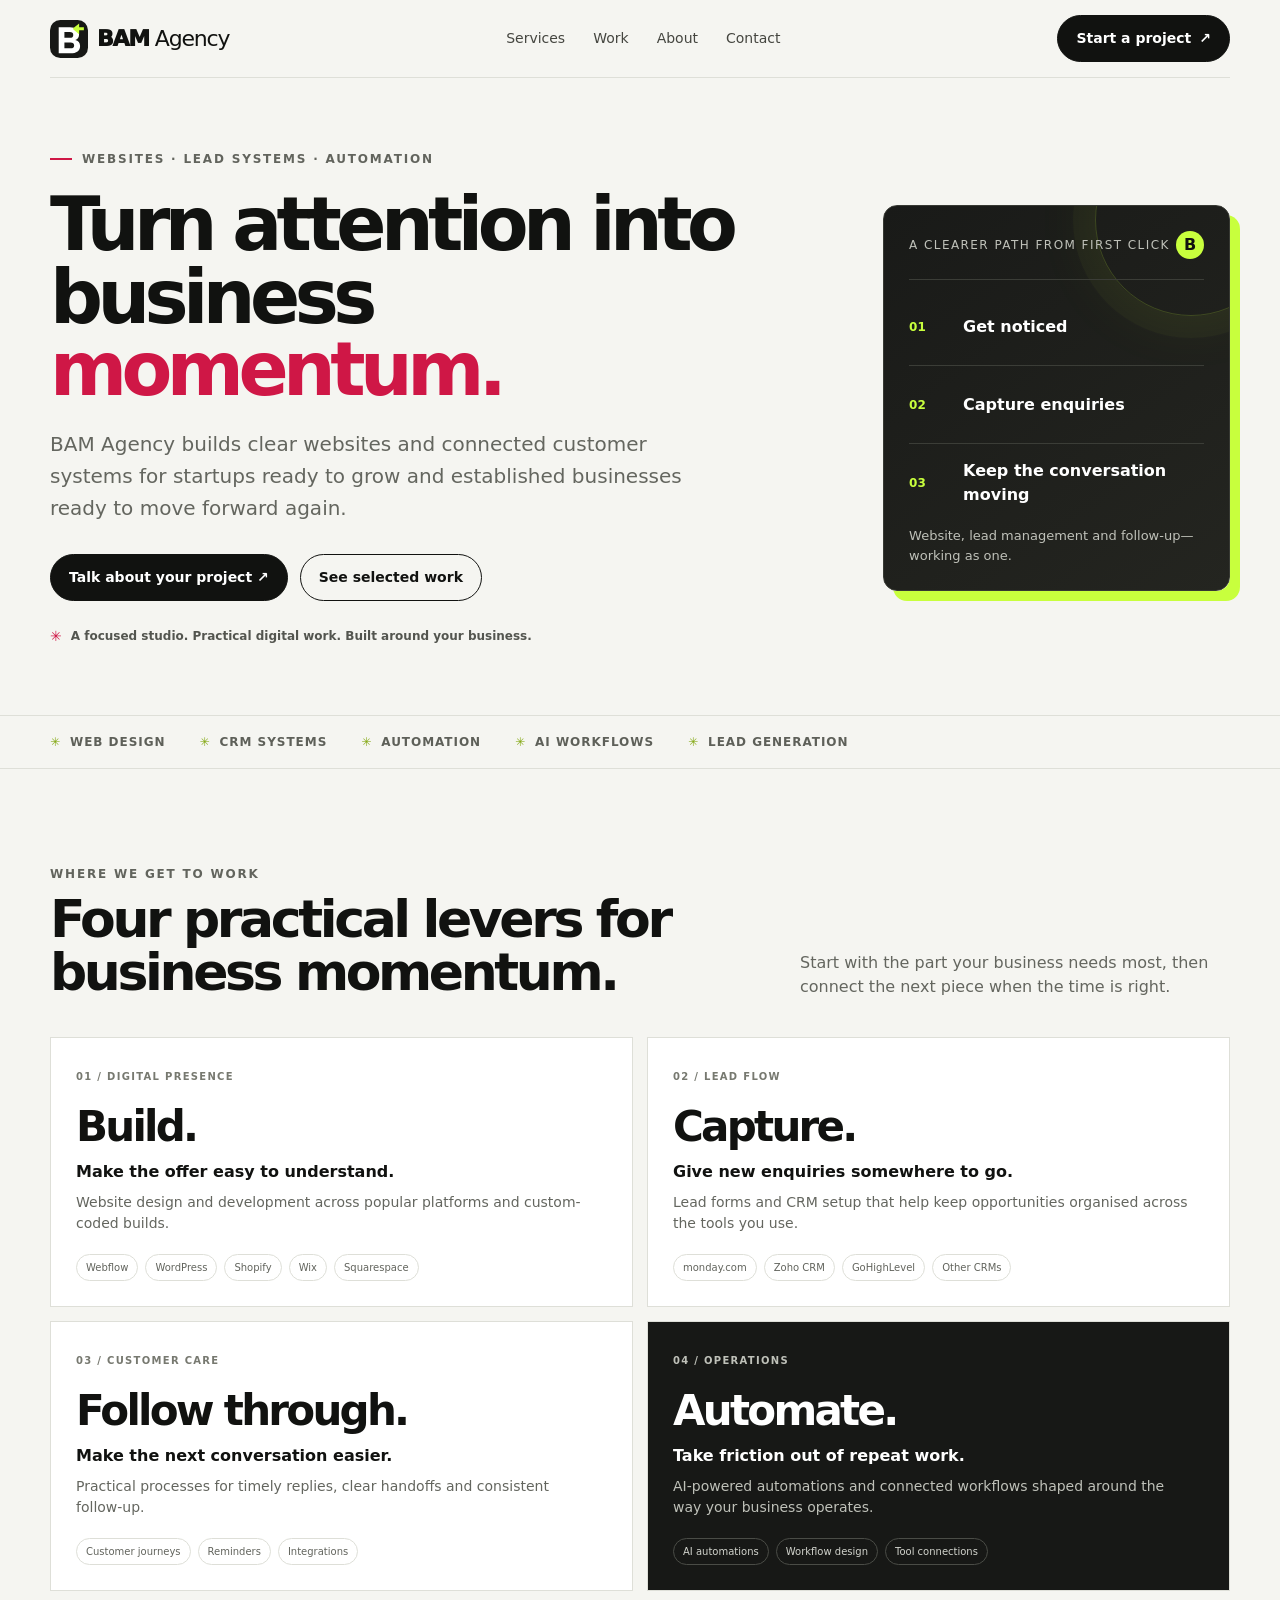
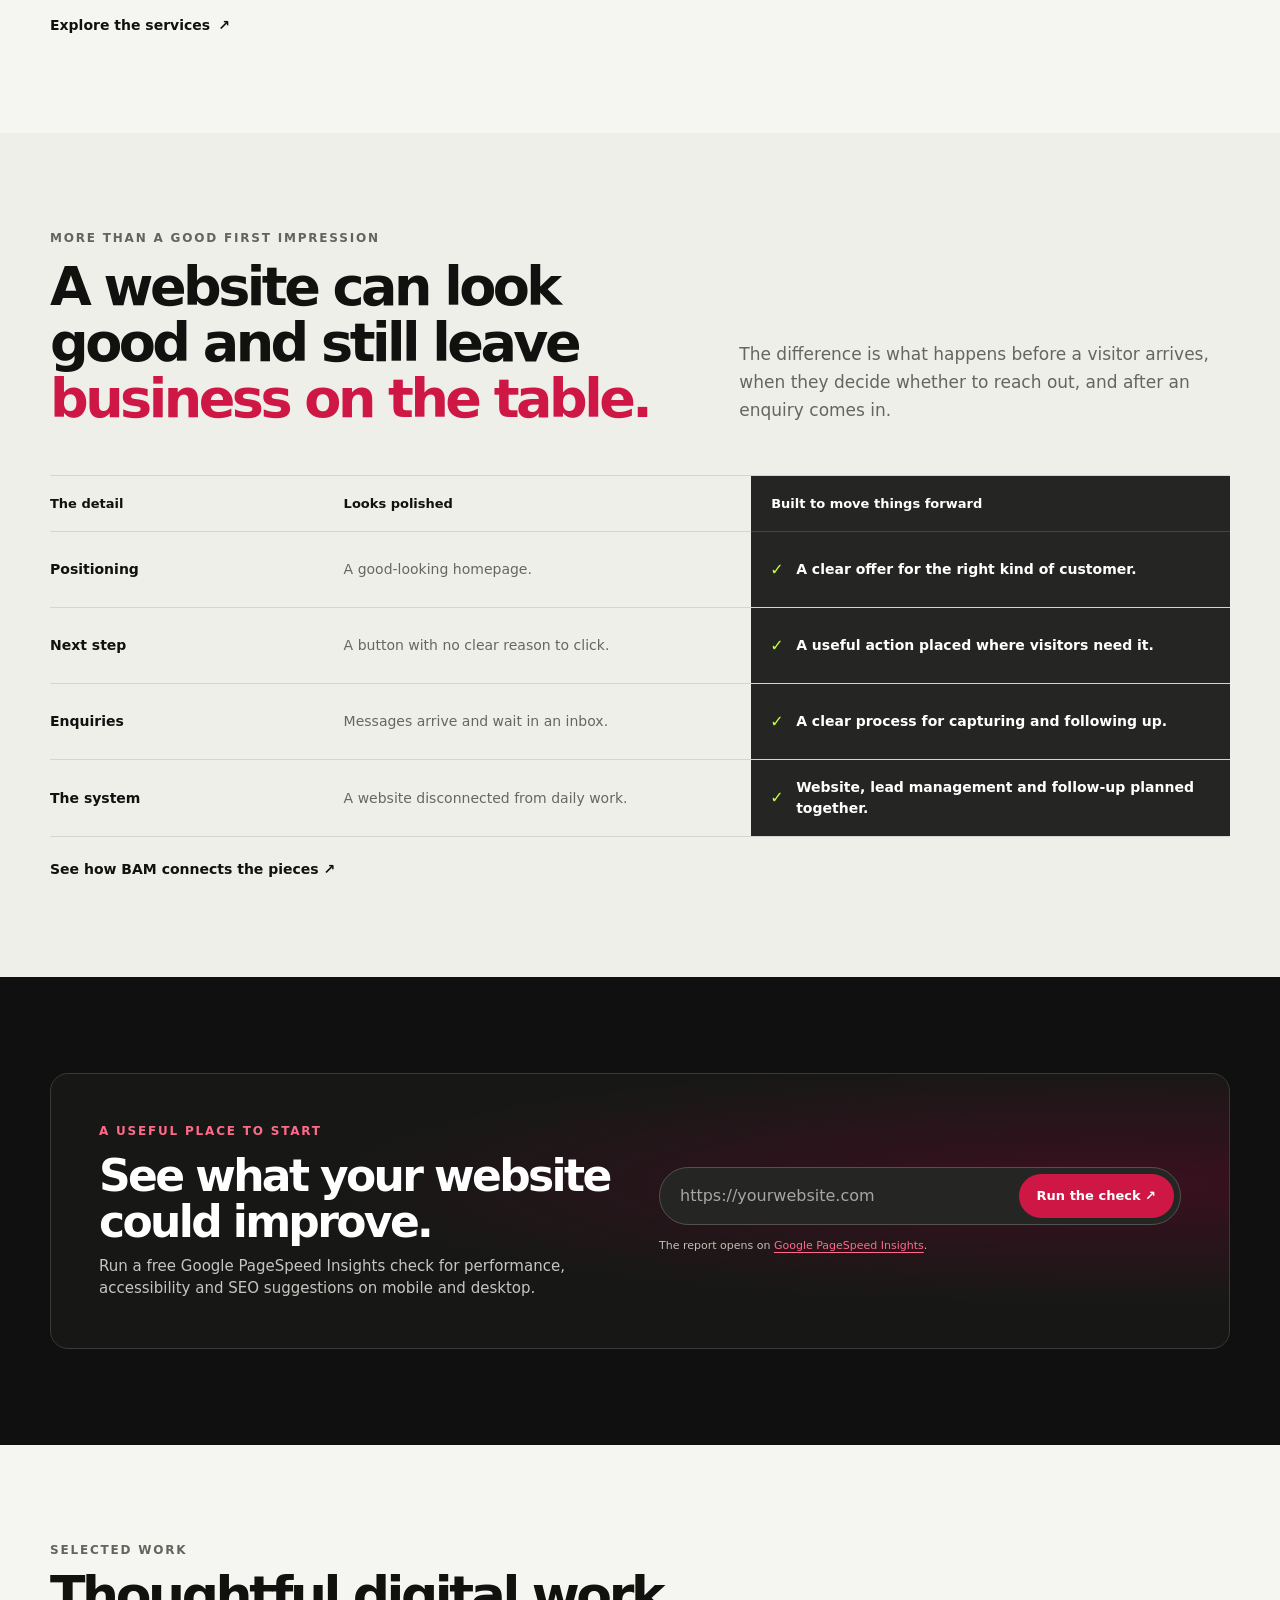
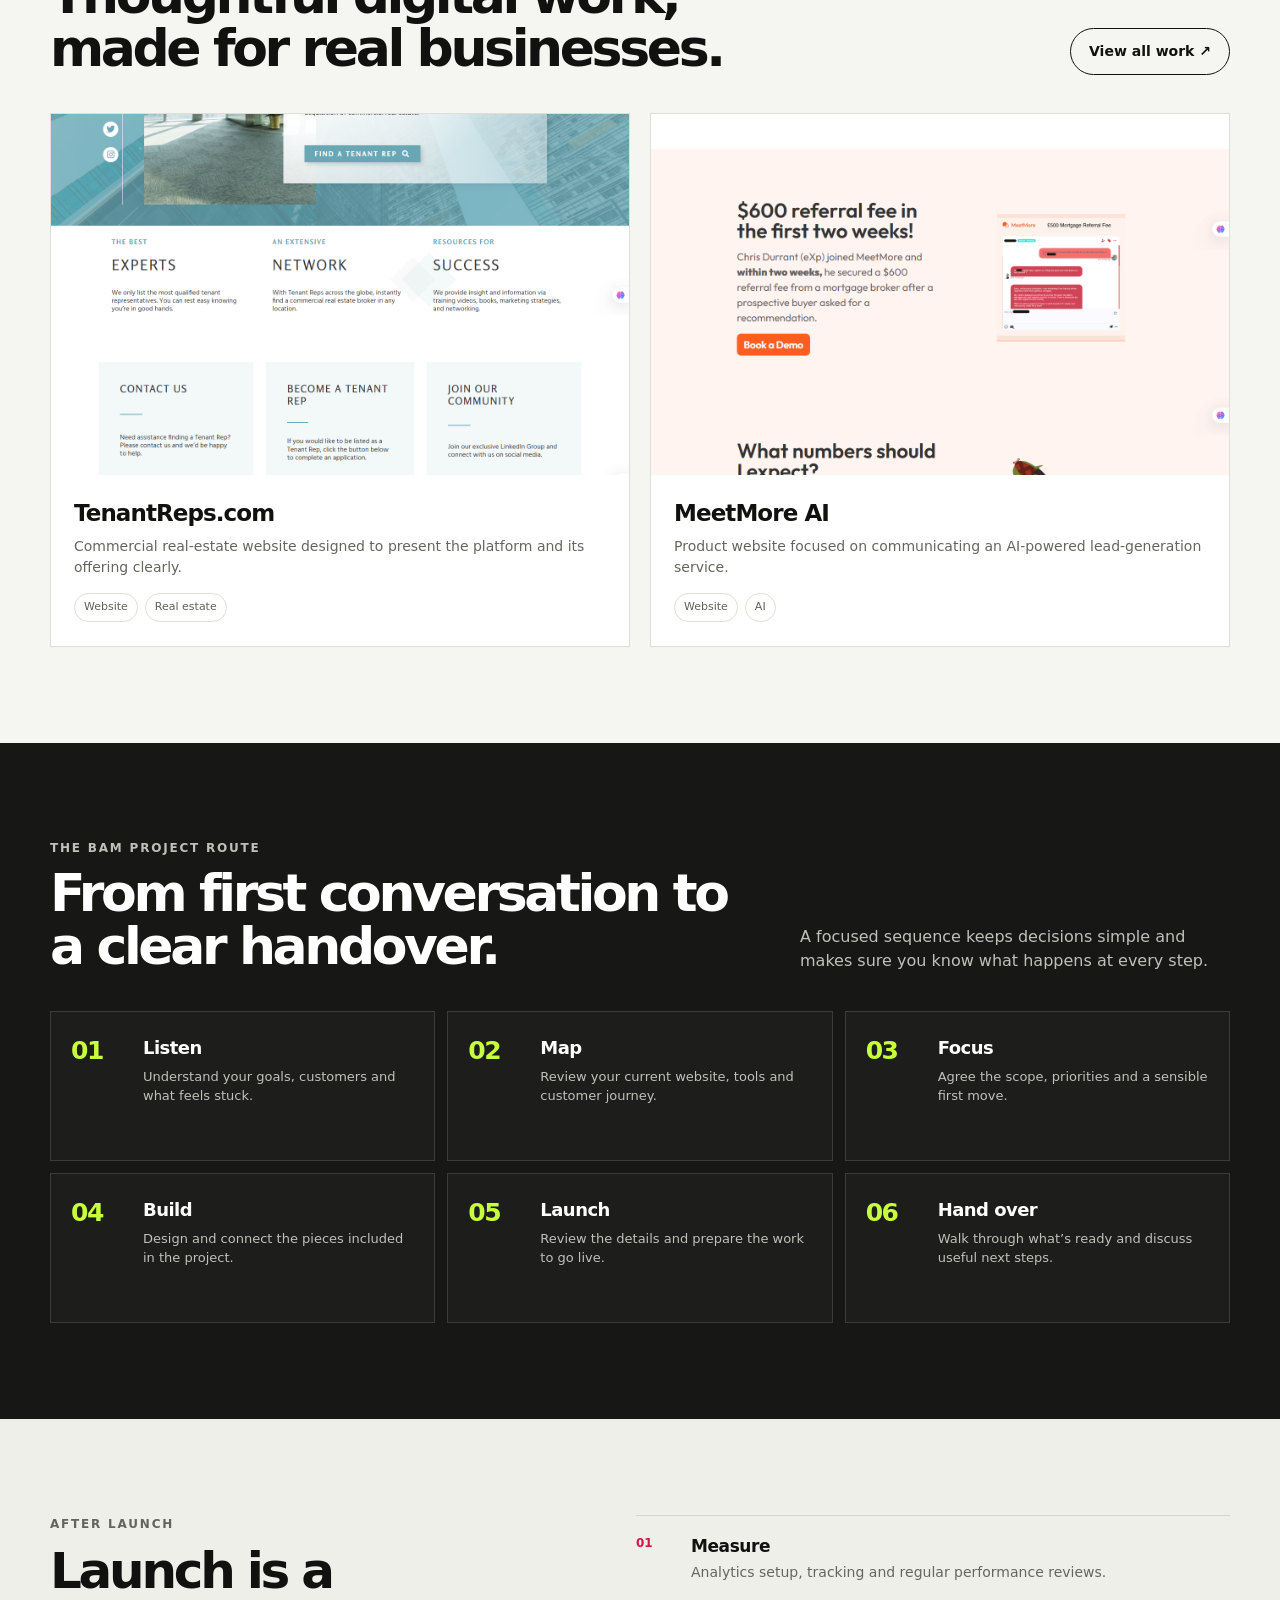
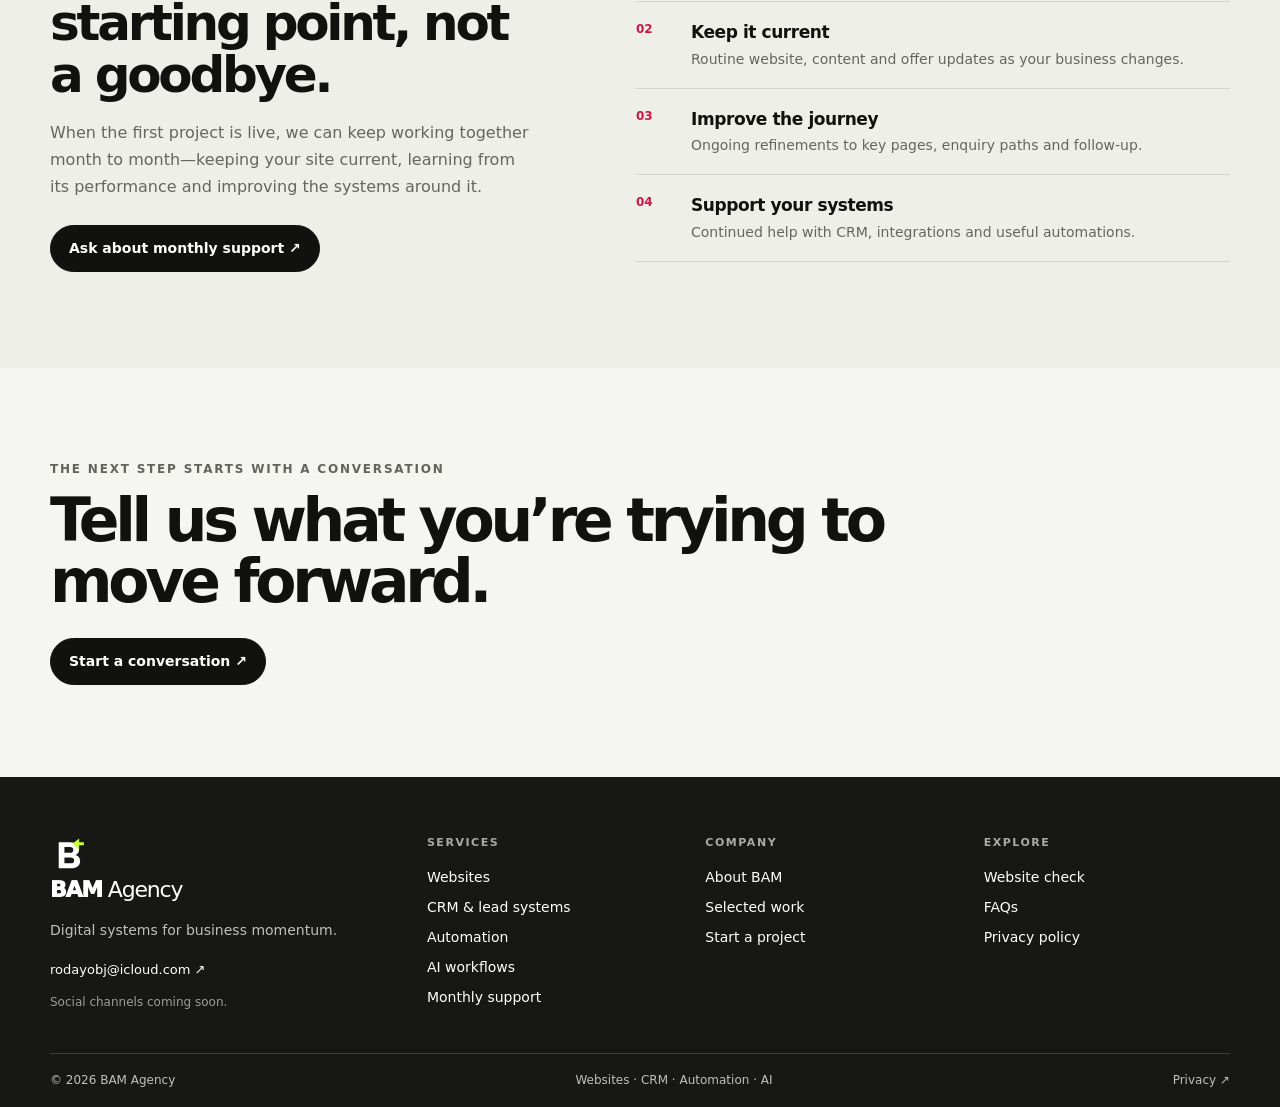
<file: New folder/mbjay-systems-site/index.html>
<!doctype html>
<html lang="en">
<head>
  <meta charset="utf-8">
  <meta name="viewport" content="width=device-width,initial-scale=1">
  <title>BAM Agency — Digital systems for business growth</title>
  <meta name="description" content="BAM Agency builds clear websites, lead systems and automation for startups and businesses ready for their next stage.">
  <link rel="stylesheet" href="styles.css">
  <script src="site.js" defer></script>
</head>
<body>
  <header class="container nav">
    <a class="logo" href="index.html"><img class="logo-mark" src="assets/bam-agency-mark.svg" alt=""><span class="logo-wordmark"><strong>BAM</strong> Agency</span></a>
    <nav class="navlinks" aria-label="Main navigation">
      <details class="nav-dropdown">
        <summary>Services</summary>
        <div class="mega-panel">
          <div class="mega-top"><div><span class="eyebrow">BAM capabilities</span><p>Choose the part of your customer journey you want to strengthen.</p></div><a href="services.html">All services ↗</a></div>
          <div class="mega-grid">
            <a href="services.html#websites"><span>01</span><strong>Website design & development</strong><small>Webflow, WordPress, Shopify, Wix, Squarespace and custom builds.</small></a>
            <a href="services.html#crm"><span>02</span><strong>CRM & leads</strong><small>monday.com, Zoho CRM, GoHighLevel and more.</small></a>
            <a href="services.html#automation"><span>03</span><strong>Automation</strong><small>Connect tools and reduce repeat admin.</small></a>
            <a href="services.html#ai-workflows"><span>04</span><strong>AI workflows</strong><small>Apply AI to a specific business process.</small></a>
          </div>
          <div class="mega-bottom"><span>Not sure where to start?</span><a href="contact.html">Tell us what’s getting in the way ↗</a></div>
        </div>
      </details>
      <a href="work.html">Work</a><a href="about.html">About</a><a href="contact.html">Contact</a>
    </nav>
    <a class="nav-cta" href="contact.html">Start a project <span aria-hidden="true">↗</span></a>
    <details class="mobile-nav">
      <summary aria-label="Open menu">Menu</summary>
      <nav class="mobile-menu-panel" aria-label="Mobile navigation">
        <a href="services.html">Services</a><a href="work.html">Work</a><a href="about.html">About</a><a href="contact.html">Contact</a>
        <a class="btn primary" href="contact.html">Start a project ↗</a>
      </nav>
    </details>
  </header>

  <main>
    <section class="container hero">
      <div class="hero-layout">
        <div class="hero-copy">
          <div class="eyebrow">Websites · Lead systems · Automation</div>
          <h1>Turn attention into business <em>momentum.</em></h1>
          <p>BAM Agency builds clear websites and connected customer systems for startups ready to grow and established businesses ready to move forward again.</p>
          <div class="actions"><a class="btn primary" href="contact.html">Talk about your project ↗</a><a class="btn secondary" href="work.html">See selected work</a></div>
          <div class="hero-note">A focused studio. Practical digital work. Built around your business.</div>
        </div>
        <aside class="hero-board" aria-label="How BAM Agency connects the customer journey">
          <div class="board-top"><span>A clearer path from first click</span><span class="board-mark" aria-hidden="true">B</span></div>
          <div class="journey">
            <div class="journey-step"><b>01</b><span>Get noticed</span></div>
            <div class="journey-step"><b>02</b><span>Capture enquiries</span></div>
            <div class="journey-step"><b>03</b><span>Keep the conversation moving</span></div>
          </div>
          <p class="journey-caption">Website, lead management and follow-up—working as one.</p>
        </aside>
      </div>
    </section>

    <div class="ticker"><div class="container"><span>WEB DESIGN</span><span>CRM SYSTEMS</span><span>AUTOMATION</span><span>AI WORKFLOWS</span><span>LEAD GENERATION</span></div></div>

    <section class="container section">
      <div class="section-head">
        <div><div class="eyebrow">Where we get to work</div><h2>Four practical levers for business momentum.</h2></div>
        <p>Start with the part your business needs most, then connect the next piece when the time is right.</p>
      </div>
      <div class="pillars">
        <article class="pillar"><span class="pillar-kicker">01 / DIGITAL PRESENCE</span><h3>Build.</h3><strong>Make the offer easy to understand.</strong><p>Website design and development across popular platforms and custom-coded builds.</p><div class="pillar-tags"><span>Webflow</span><span>WordPress</span><span>Shopify</span><span>Wix</span><span>Squarespace</span></div></article>
        <article class="pillar"><span class="pillar-kicker">02 / LEAD FLOW</span><h3>Capture.</h3><strong>Give new enquiries somewhere to go.</strong><p>Lead forms and CRM setup that help keep opportunities organised across the tools you use.</p><div class="pillar-tags"><span>monday.com</span><span>Zoho CRM</span><span>GoHighLevel</span><span>Other CRMs</span></div></article>
        <article class="pillar"><span class="pillar-kicker">03 / CUSTOMER CARE</span><h3>Follow through.</h3><strong>Make the next conversation easier.</strong><p>Practical processes for timely replies, clear handoffs and consistent follow-up.</p><div class="pillar-tags"><span>Customer journeys</span><span>Reminders</span><span>Integrations</span></div></article>
        <article class="pillar"><span class="pillar-kicker">04 / OPERATIONS</span><h3>Automate.</h3><strong>Take friction out of repeat work.</strong><p>AI-powered automations and connected workflows shaped around the way your business operates.</p><div class="pillar-tags"><span>AI automations</span><span>Workflow design</span><span>Tool connections</span></div></article>
      </div>
      <a class="text-link" href="services.html">Explore the services <span aria-hidden="true">↗</span></a>
    </section>

    <section class="difference-section">
      <div class="container section">
        <div class="difference-intro">
          <div class="eyebrow">More than a good first impression</div>
          <h2>A website can look good and still leave <em>business on the table.</em></h2>
          <p>The difference is what happens before a visitor arrives, when they decide whether to reach out, and after an enquiry comes in.</p>
        </div>
        <div class="comparison" role="table" aria-label="A polished website compared with a connected customer journey">
          <div class="comparison-head comparison-row" role="row"><span role="columnheader">The detail</span><span role="columnheader">Looks polished</span><span role="columnheader">Built to move things forward</span></div>
          <div class="comparison-row" role="row"><strong role="rowheader">Positioning</strong><span class="comparison-basic" role="cell">A good-looking homepage.</span><span class="comparison-strong" role="cell">A clear offer for the right kind of customer.</span></div>
          <div class="comparison-row" role="row"><strong role="rowheader">Next step</strong><span class="comparison-basic" role="cell">A button with no clear reason to click.</span><span class="comparison-strong" role="cell">A useful action placed where visitors need it.</span></div>
          <div class="comparison-row" role="row"><strong role="rowheader">Enquiries</strong><span class="comparison-basic" role="cell">Messages arrive and wait in an inbox.</span><span class="comparison-strong" role="cell">A clear process for capturing and following up.</span></div>
          <div class="comparison-row" role="row"><strong role="rowheader">The system</strong><span class="comparison-basic" role="cell">A website disconnected from daily work.</span><span class="comparison-strong" role="cell">Website, lead management and follow-up planned together.</span></div>
        </div>
        <a class="text-link" href="services.html">See how BAM connects the pieces ↗</a>
      </div>
    </section>

    <section class="site-check" id="site-check">
      <div class="container section">
        <div class="site-check-panel">
          <div class="site-check-copy"><div class="eyebrow">A useful place to start</div><h2>See what your website could improve.</h2><p>Run a free Google PageSpeed Insights check for performance, accessibility and SEO suggestions on mobile and desktop.</p></div>
          <div>
            <form class="site-check-form" action="https://pagespeed.web.dev/report" method="get" target="_blank">
              <label class="sr-only" for="site-check-url">Your website address</label>
              <input id="site-check-url" type="url" name="url" placeholder="https://yourwebsite.com" required>
              <button type="submit">Run the check ↗</button>
            </form>
            <p class="site-check-note">The report opens on <a href="https://pagespeed.web.dev/" target="_blank" rel="noopener noreferrer">Google PageSpeed Insights</a>.</p>
          </div>
        </div>
      </div>
    </section>

    <section class="container section">
      <div class="section-head">
        <div><div class="eyebrow">Selected work</div><h2>Thoughtful digital work, made for real businesses.</h2></div>
        <a class="btn secondary" href="work.html">View all work ↗</a>
      </div>
      <div class="work-grid">
        <a class="work-card" href="work.html#tenantreps"><div class="work-image"><img src="assets/tenantreps.png" alt="TenantReps website preview"></div><div class="work-copy"><h3>TenantReps.com</h3><p>Commercial real-estate website designed to present the platform and its offering clearly.</p><div class="tags"><span class="tag">Website</span><span class="tag">Real estate</span></div></div></a>
        <a class="work-card" href="work.html#meetmore"><div class="work-image"><img src="assets/meetmore-ai.png" alt="MeetMore AI website preview"></div><div class="work-copy"><h3>MeetMore AI</h3><p>Product website focused on communicating an AI-powered lead-generation service.</p><div class="tags"><span class="tag">Website</span><span class="tag">AI</span></div></div></a>
      </div>
    </section>

    <section class="dark">
      <div class="container section">
        <div class="section-head"><div><div class="eyebrow">The BAM project route</div><h2>From first conversation to a clear handover.</h2></div><p>A focused sequence keeps decisions simple and makes sure you know what happens at every step.</p></div>
        <div class="project-steps">
          <article class="project-step"><span>01</span><div><h3>Listen</h3><p>Understand your goals, customers and what feels stuck.</p></div></article>
          <article class="project-step"><span>02</span><div><h3>Map</h3><p>Review your current website, tools and customer journey.</p></div></article>
          <article class="project-step"><span>03</span><div><h3>Focus</h3><p>Agree the scope, priorities and a sensible first move.</p></div></article>
          <article class="project-step"><span>04</span><div><h3>Build</h3><p>Design and connect the pieces included in the project.</p></div></article>
          <article class="project-step"><span>05</span><div><h3>Launch</h3><p>Review the details and prepare the work to go live.</p></div></article>
          <article class="project-step"><span>06</span><div><h3>Hand over</h3><p>Walk through what’s ready and discuss useful next steps.</p></div></article>
        </div>
      </div>
    </section>

    <section class="ongoing-section" id="ongoing-support">
      <div class="container section ongoing-layout">
        <div class="ongoing-copy"><div class="eyebrow">After launch</div><h2>Launch is a starting point, not a goodbye.</h2><p>When the first project is live, we can keep working together month to month—keeping your site current, learning from its performance and improving the systems around it.</p><a class="btn primary" href="contact.html">Ask about monthly support ↗</a></div>
        <div class="ongoing-list">
          <article><span>01</span><div><h3>Measure</h3><p>Analytics setup, tracking and regular performance reviews.</p></div></article>
          <article><span>02</span><div><h3>Keep it current</h3><p>Routine website, content and offer updates as your business changes.</p></div></article>
          <article><span>03</span><div><h3>Improve the journey</h3><p>Ongoing refinements to key pages, enquiry paths and follow-up.</p></div></article>
          <article><span>04</span><div><h3>Support your systems</h3><p>Continued help with CRM, integrations and useful automations.</p></div></article>
        </div>
      </div>
    </section>

    <section class="container cta">
      <div class="eyebrow">The next step starts with a conversation</div>
      <h2>Tell us what you’re trying to move forward.</h2>
      <a class="btn primary" href="contact.html">Start a conversation ↗</a>
    </section>
  </main>

  <footer class="site-footer">
    <div class="container">
      <div class="footer-main">
        <div class="footer-brand"><a class="logo" href="index.html"><img class="logo-mark" src="assets/bam-agency-mark.svg" alt=""><span class="logo-wordmark"><strong>BAM</strong> Agency</span></a><p>Digital systems for business momentum.</p><a class="footer-email" href="mailto:rodayobj@icloud.com">rodayobj@icloud.com ↗</a><p class="social-note">Social channels coming soon.</p></div>
        <nav class="footer-group" aria-label="Services"><h2>Services</h2><a href="services.html#websites">Websites</a><a href="services.html#crm">CRM & lead systems</a><a href="services.html#automation">Automation</a><a href="services.html#ai-workflows">AI workflows</a><a href="index.html#ongoing-support">Monthly support</a></nav>
        <nav class="footer-group" aria-label="Company"><h2>Company</h2><a href="about.html">About BAM</a><a href="work.html">Selected work</a><a href="contact.html">Start a project</a></nav>
        <nav class="footer-group" aria-label="Explore"><h2>Explore</h2><a href="index.html#site-check">Website check</a><a href="about.html#faqs">FAQs</a><a href="privacy.html">Privacy policy</a></nav>
      </div>
      <div class="footer-bottom"><span>© 2026 BAM Agency</span><span>Websites · CRM · Automation · AI</span><a href="privacy.html">Privacy ↗</a></div>
    </div>
  </footer>
</body>
</html>
</file>
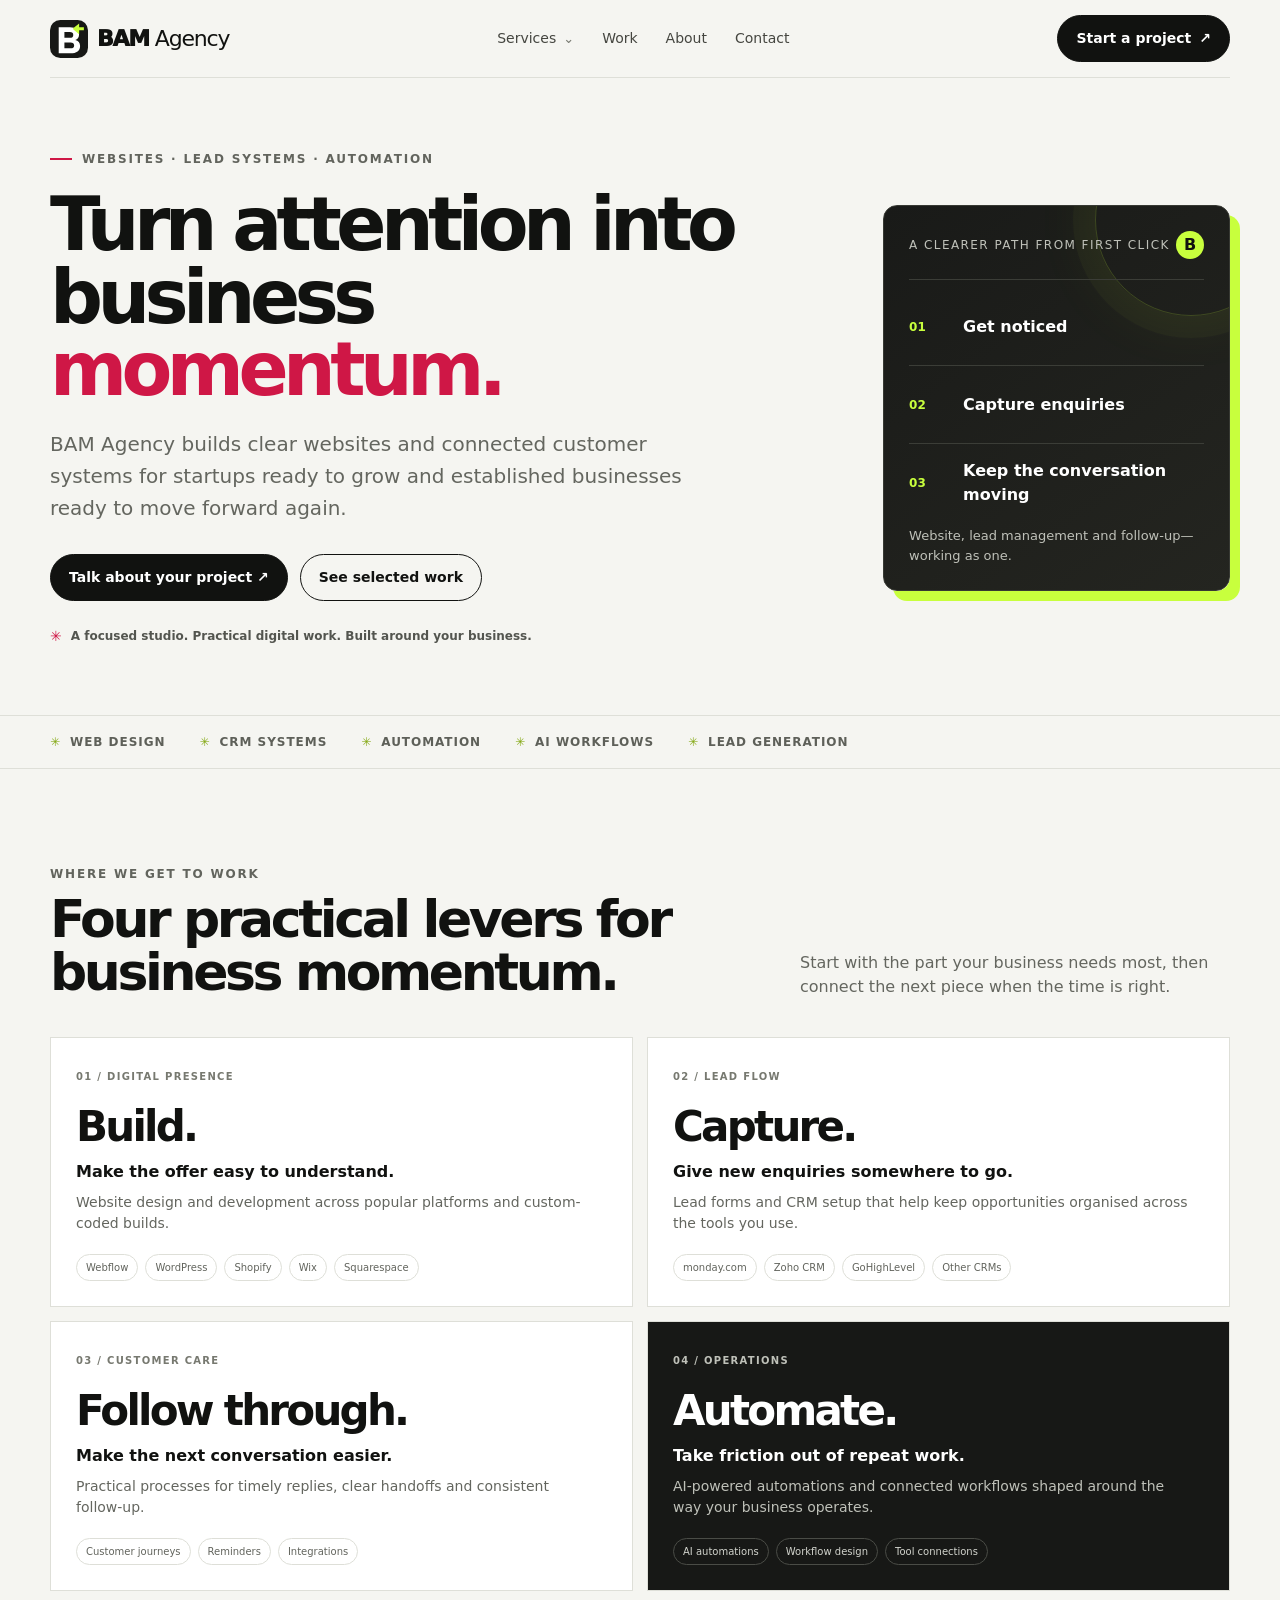
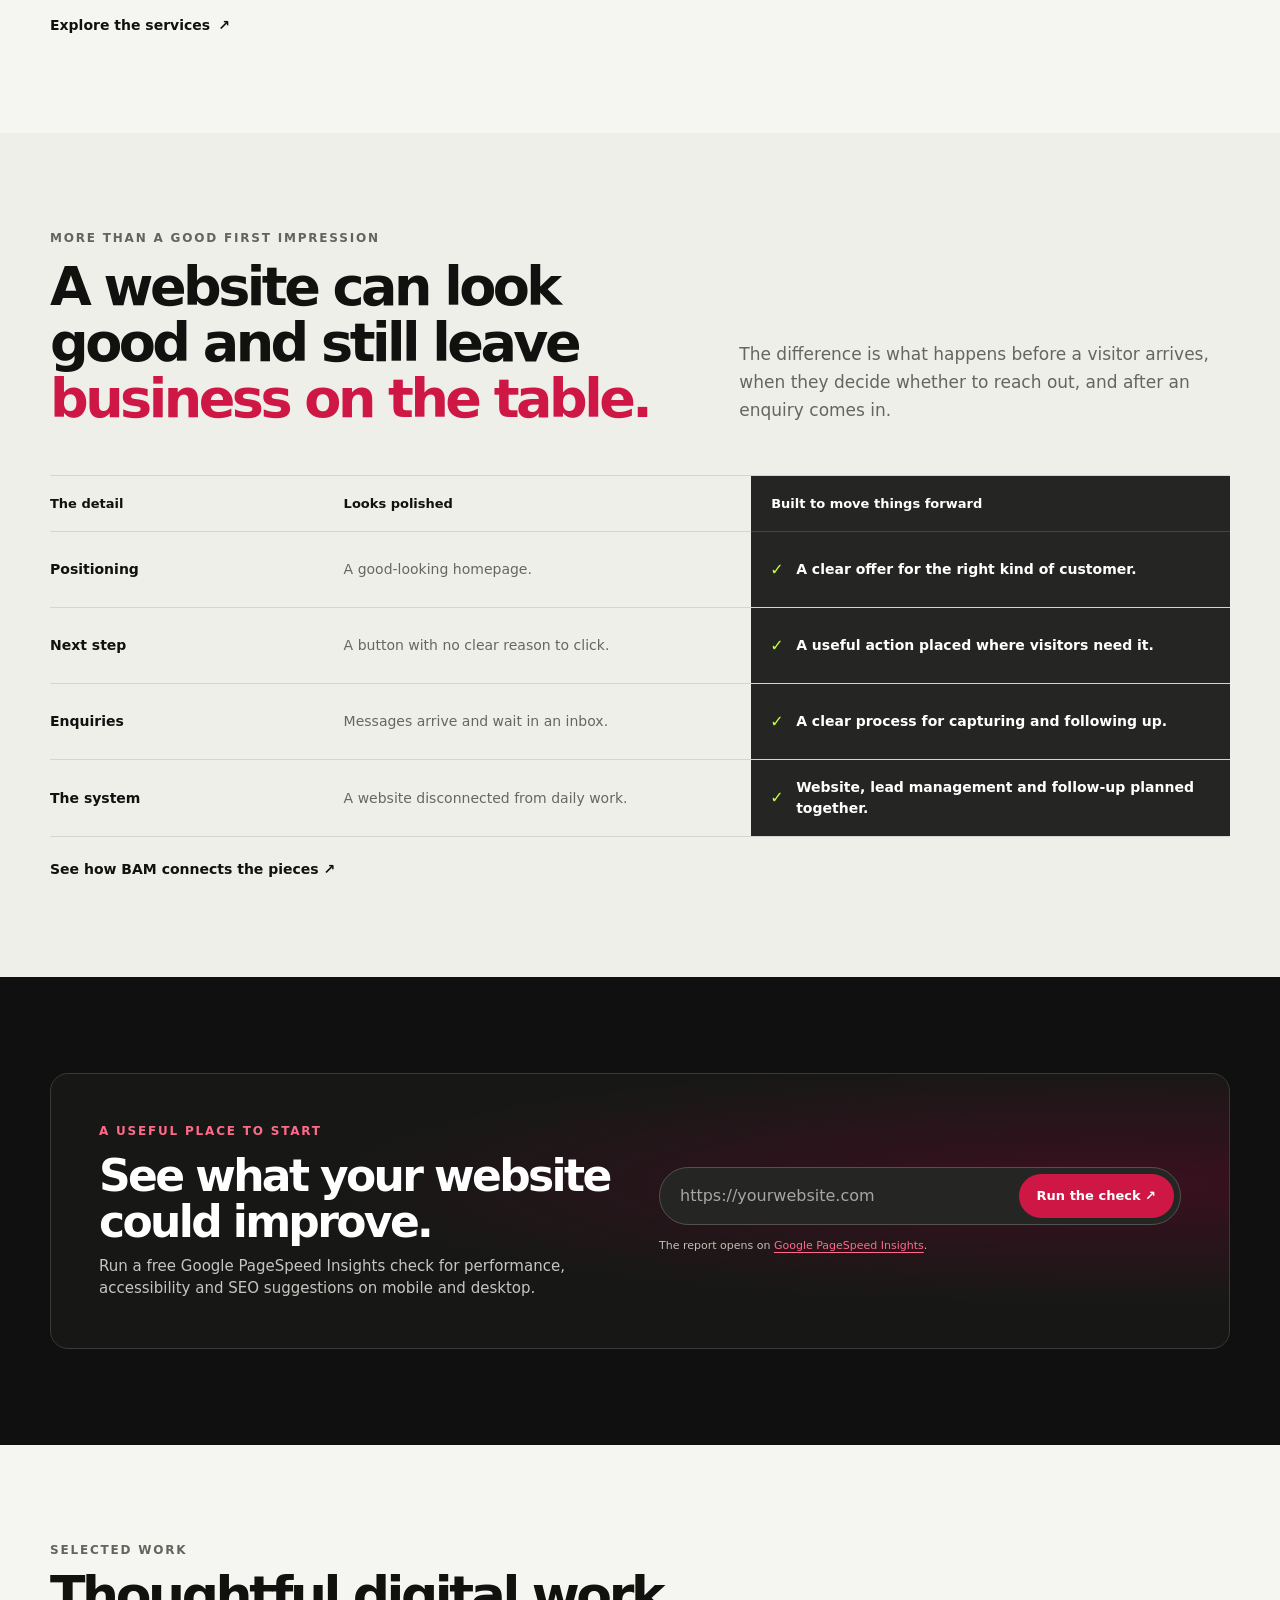
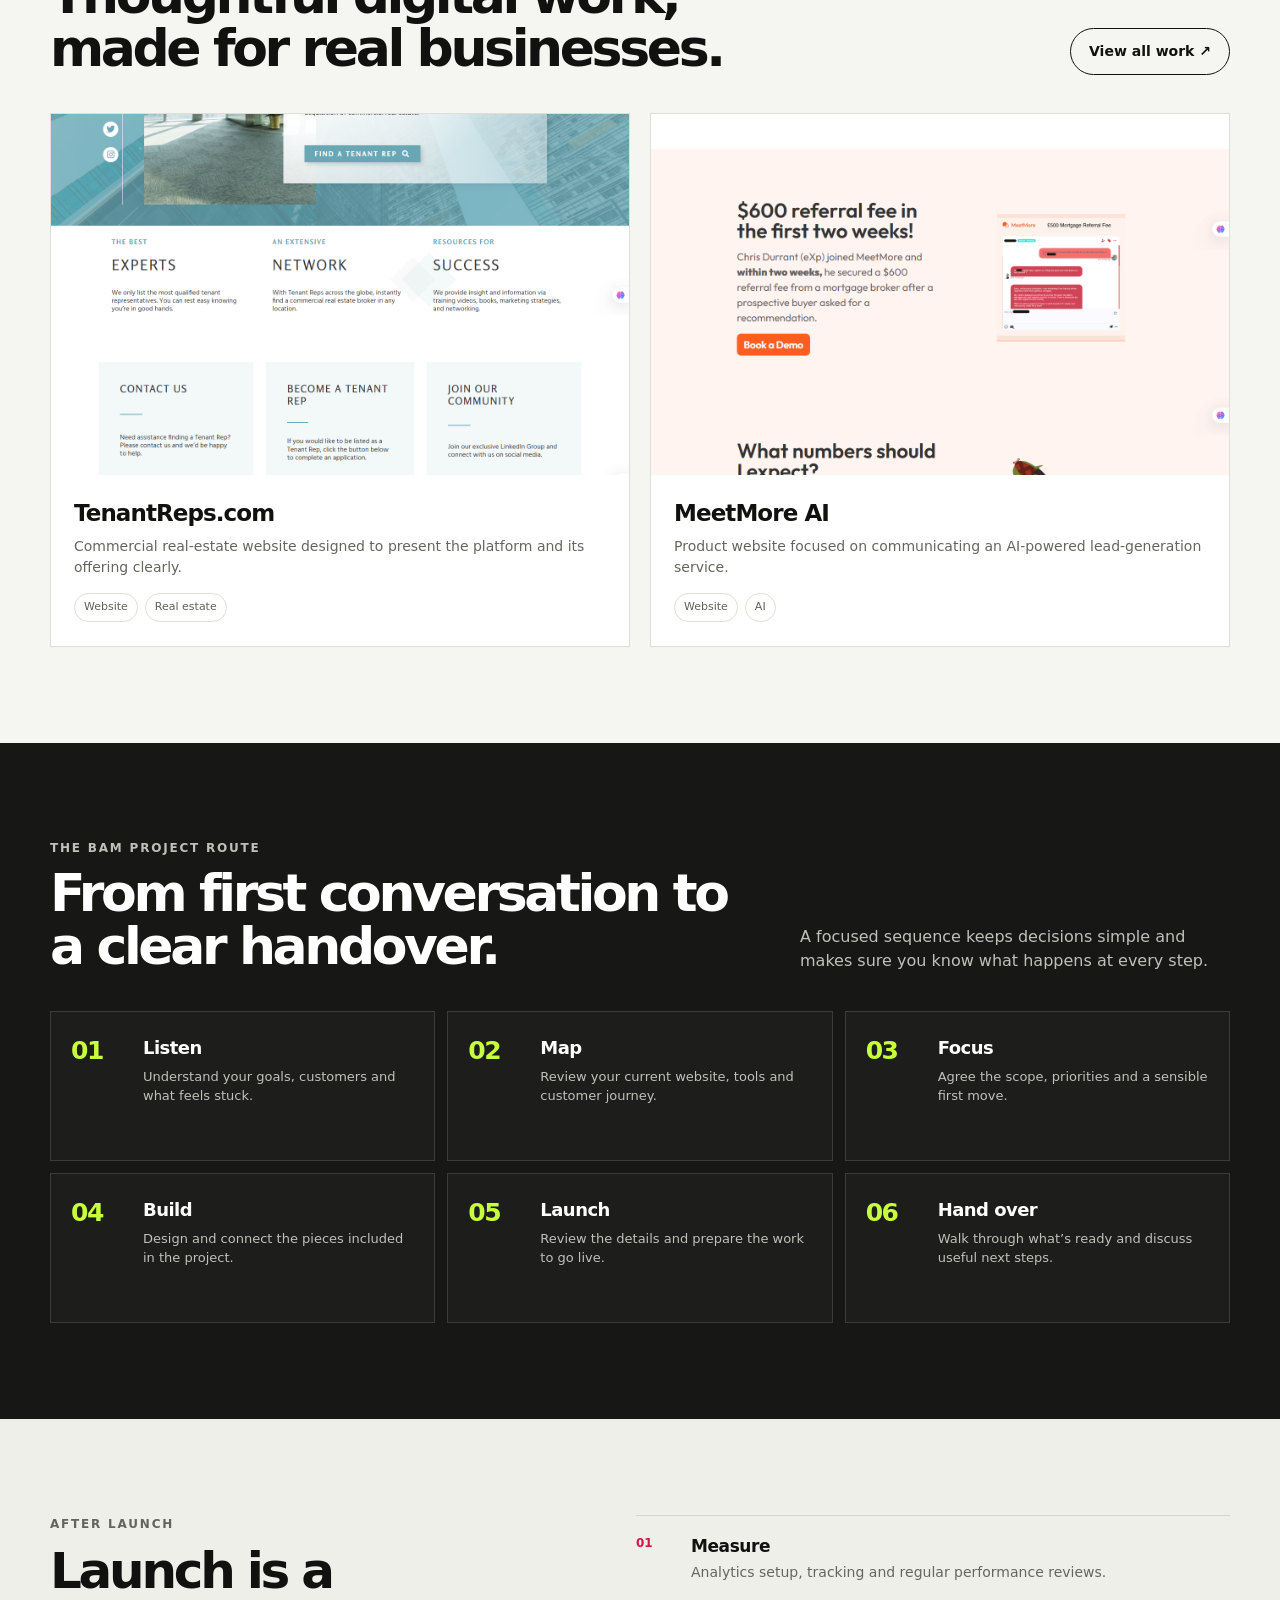
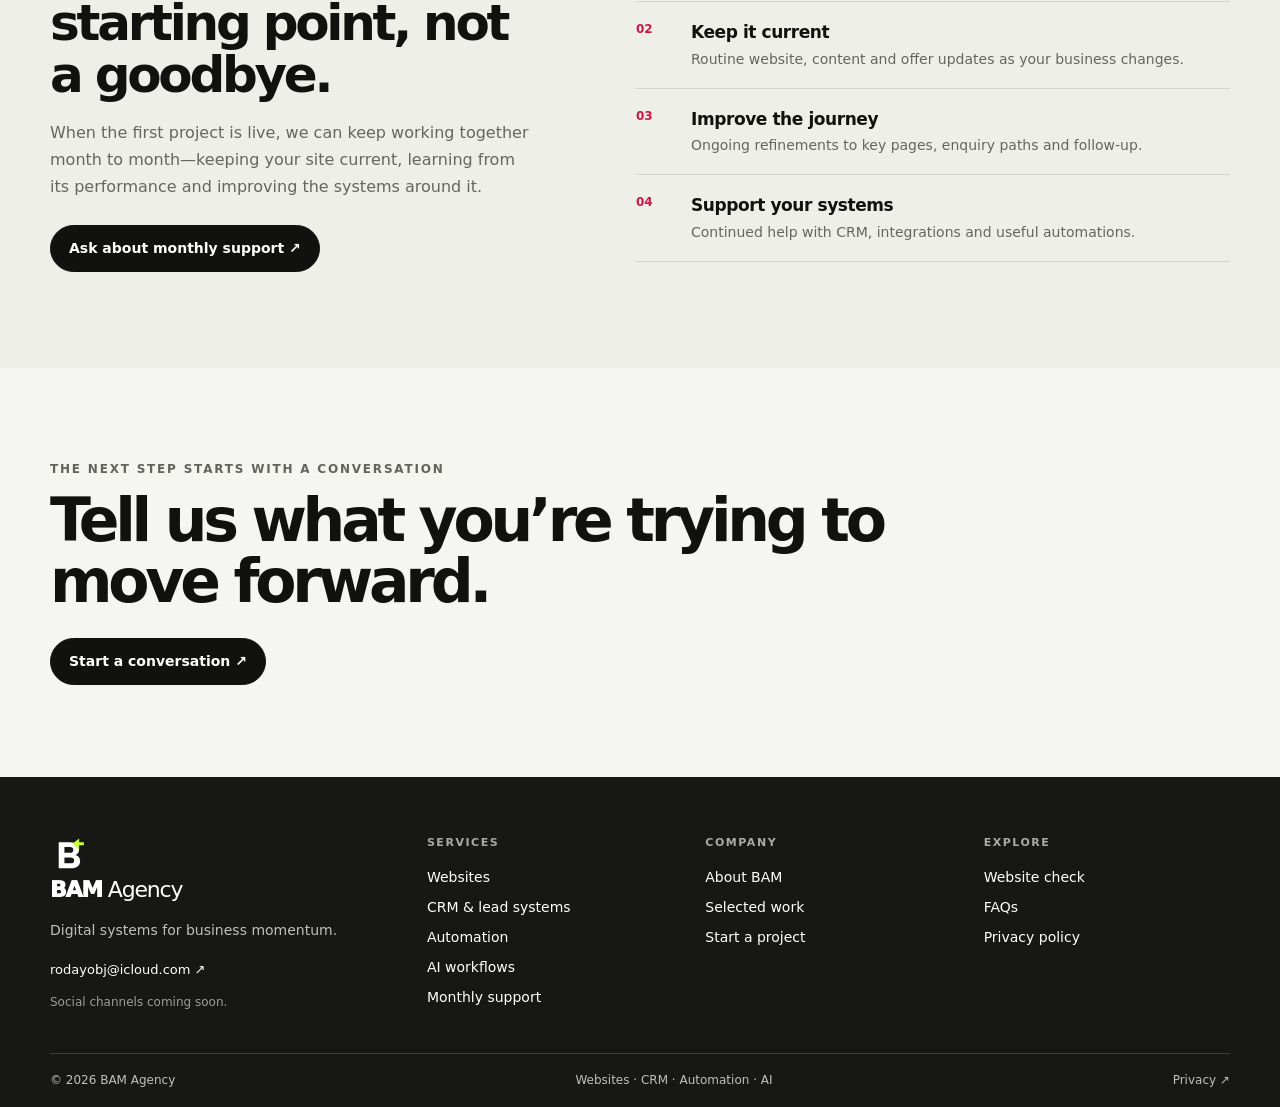
<file: New folder/mbjay-systems-site/assets/index.html>
<!doctype html>
<html lang="en">
<head>
  <meta charset="utf-8">
  <meta name="viewport" content="width=device-width,initial-scale=1">
  <title>BAM Agency — Digital systems for business growth</title>
  <meta name="description" content="BAM Agency builds clear websites, lead systems and automation for startups and businesses ready for their next stage.">
  <link rel="stylesheet" href="styles.css">
</head>
<body>
  <header class="container nav">
    <a class="logo" href="index.html"><img class="logo-mark" src="assets/bam-agency-mark.svg" alt=""><span class="logo-wordmark"><strong>BAM</strong> Agency</span></a>
    <nav class="navlinks" aria-label="Main navigation">
      <details class="nav-dropdown">
        <summary>Services</summary>
        <div class="mega-panel">
          <div class="mega-top"><div><span class="eyebrow">BAM capabilities</span><p>Choose the part of your customer journey you want to strengthen.</p></div><a href="services.html">All services ↗</a></div>
          <div class="mega-grid">
            <a href="services.html#websites"><span>01</span><strong>Website design & development</strong><small>Webflow, WordPress, Shopify, Wix, Squarespace and custom builds.</small></a>
            <a href="services.html#crm"><span>02</span><strong>CRM & leads</strong><small>monday.com, Zoho CRM, GoHighLevel and more.</small></a>
            <a href="services.html#automation"><span>03</span><strong>Automation</strong><small>Connect tools and reduce repeat admin.</small></a>
            <a href="services.html#ai-workflows"><span>04</span><strong>AI workflows</strong><small>Apply AI to a specific business process.</small></a>
          </div>
          <div class="mega-bottom"><span>Not sure where to start?</span><a href="contact.html">Tell us what’s getting in the way ↗</a></div>
        </div>
      </details>
      <a href="work.html">Work</a><a href="about.html">About</a><a href="contact.html">Contact</a>
    </nav>
    <a class="nav-cta" href="contact.html">Start a project <span aria-hidden="true">↗</span></a>
    <details class="mobile-nav">
      <summary aria-label="Open menu">Menu</summary>
      <nav class="mobile-menu-panel" aria-label="Mobile navigation">
        <a href="services.html">Services</a><a href="work.html">Work</a><a href="about.html">About</a><a href="contact.html">Contact</a>
        <a class="btn primary" href="contact.html">Start a project ↗</a>
      </nav>
    </details>
  </header>

  <main>
    <section class="container hero">
      <div class="hero-layout">
        <div class="hero-copy">
          <div class="eyebrow">Websites · Lead systems · Automation</div>
          <h1>Turn attention into business <em>momentum.</em></h1>
          <p>BAM Agency builds clear websites and connected customer systems for startups ready to grow and established businesses ready to move forward again.</p>
          <div class="actions"><a class="btn primary" href="contact.html">Talk about your project ↗</a><a class="btn secondary" href="work.html">See selected work</a></div>
          <div class="hero-note">A focused studio. Practical digital work. Built around your business.</div>
        </div>
        <aside class="hero-board" aria-label="How BAM Agency connects the customer journey">
          <div class="board-top"><span>A clearer path from first click</span><span class="board-mark" aria-hidden="true">B</span></div>
          <div class="journey">
            <div class="journey-step"><b>01</b><span>Get noticed</span></div>
            <div class="journey-step"><b>02</b><span>Capture enquiries</span></div>
            <div class="journey-step"><b>03</b><span>Keep the conversation moving</span></div>
          </div>
          <p class="journey-caption">Website, lead management and follow-up—working as one.</p>
        </aside>
      </div>
    </section>

    <div class="ticker"><div class="container"><span>WEB DESIGN</span><span>CRM SYSTEMS</span><span>AUTOMATION</span><span>AI WORKFLOWS</span><span>LEAD GENERATION</span></div></div>

    <section class="container section">
      <div class="section-head">
        <div><div class="eyebrow">Where we get to work</div><h2>Four practical levers for business momentum.</h2></div>
        <p>Start with the part your business needs most, then connect the next piece when the time is right.</p>
      </div>
      <div class="pillars">
        <article class="pillar"><span class="pillar-kicker">01 / DIGITAL PRESENCE</span><h3>Build.</h3><strong>Make the offer easy to understand.</strong><p>Website design and development across popular platforms and custom-coded builds.</p><div class="pillar-tags"><span>Webflow</span><span>WordPress</span><span>Shopify</span><span>Wix</span><span>Squarespace</span></div></article>
        <article class="pillar"><span class="pillar-kicker">02 / LEAD FLOW</span><h3>Capture.</h3><strong>Give new enquiries somewhere to go.</strong><p>Lead forms and CRM setup that help keep opportunities organised across the tools you use.</p><div class="pillar-tags"><span>monday.com</span><span>Zoho CRM</span><span>GoHighLevel</span><span>Other CRMs</span></div></article>
        <article class="pillar"><span class="pillar-kicker">03 / CUSTOMER CARE</span><h3>Follow through.</h3><strong>Make the next conversation easier.</strong><p>Practical processes for timely replies, clear handoffs and consistent follow-up.</p><div class="pillar-tags"><span>Customer journeys</span><span>Reminders</span><span>Integrations</span></div></article>
        <article class="pillar"><span class="pillar-kicker">04 / OPERATIONS</span><h3>Automate.</h3><strong>Take friction out of repeat work.</strong><p>AI-powered automations and connected workflows shaped around the way your business operates.</p><div class="pillar-tags"><span>AI automations</span><span>Workflow design</span><span>Tool connections</span></div></article>
      </div>
      <a class="text-link" href="services.html">Explore the services <span aria-hidden="true">↗</span></a>
    </section>

    <section class="difference-section">
      <div class="container section">
        <div class="difference-intro">
          <div class="eyebrow">More than a good first impression</div>
          <h2>A website can look good and still leave <em>business on the table.</em></h2>
          <p>The difference is what happens before a visitor arrives, when they decide whether to reach out, and after an enquiry comes in.</p>
        </div>
        <div class="comparison" role="table" aria-label="A polished website compared with a connected customer journey">
          <div class="comparison-head comparison-row" role="row"><span role="columnheader">The detail</span><span role="columnheader">Looks polished</span><span role="columnheader">Built to move things forward</span></div>
          <div class="comparison-row" role="row"><strong role="rowheader">Positioning</strong><span class="comparison-basic" role="cell">A good-looking homepage.</span><span class="comparison-strong" role="cell">A clear offer for the right kind of customer.</span></div>
          <div class="comparison-row" role="row"><strong role="rowheader">Next step</strong><span class="comparison-basic" role="cell">A button with no clear reason to click.</span><span class="comparison-strong" role="cell">A useful action placed where visitors need it.</span></div>
          <div class="comparison-row" role="row"><strong role="rowheader">Enquiries</strong><span class="comparison-basic" role="cell">Messages arrive and wait in an inbox.</span><span class="comparison-strong" role="cell">A clear process for capturing and following up.</span></div>
          <div class="comparison-row" role="row"><strong role="rowheader">The system</strong><span class="comparison-basic" role="cell">A website disconnected from daily work.</span><span class="comparison-strong" role="cell">Website, lead management and follow-up planned together.</span></div>
        </div>
        <a class="text-link" href="services.html">See how BAM connects the pieces ↗</a>
      </div>
    </section>

    <section class="site-check" id="site-check">
      <div class="container section">
        <div class="site-check-panel">
          <div class="site-check-copy"><div class="eyebrow">A useful place to start</div><h2>See what your website could improve.</h2><p>Run a free Google PageSpeed Insights check for performance, accessibility and SEO suggestions on mobile and desktop.</p></div>
          <div>
            <form class="site-check-form" action="https://pagespeed.web.dev/report" method="get" target="_blank">
              <label class="sr-only" for="site-check-url">Your website address</label>
              <input id="site-check-url" type="url" name="url" placeholder="https://yourwebsite.com" required>
              <button type="submit">Run the check ↗</button>
            </form>
            <p class="site-check-note">The report opens on <a href="https://pagespeed.web.dev/" target="_blank" rel="noopener noreferrer">Google PageSpeed Insights</a>.</p>
          </div>
        </div>
      </div>
    </section>

    <section class="container section">
      <div class="section-head">
        <div><div class="eyebrow">Selected work</div><h2>Thoughtful digital work, made for real businesses.</h2></div>
        <a class="btn secondary" href="work.html">View all work ↗</a>
      </div>
      <div class="work-grid">
        <a class="work-card" href="work.html#tenantreps"><div class="work-image"><img src="assets/tenantreps.png" alt="TenantReps website preview"></div><div class="work-copy"><h3>TenantReps.com</h3><p>Commercial real-estate website designed to present the platform and its offering clearly.</p><div class="tags"><span class="tag">Website</span><span class="tag">Real estate</span></div></div></a>
        <a class="work-card" href="work.html#meetmore"><div class="work-image"><img src="assets/meetmore-ai.png" alt="MeetMore AI website preview"></div><div class="work-copy"><h3>MeetMore AI</h3><p>Product website focused on communicating an AI-powered lead-generation service.</p><div class="tags"><span class="tag">Website</span><span class="tag">AI</span></div></div></a>
      </div>
    </section>

    <section class="dark">
      <div class="container section">
        <div class="section-head"><div><div class="eyebrow">The BAM project route</div><h2>From first conversation to a clear handover.</h2></div><p>A focused sequence keeps decisions simple and makes sure you know what happens at every step.</p></div>
        <div class="project-steps">
          <article class="project-step"><span>01</span><div><h3>Listen</h3><p>Understand your goals, customers and what feels stuck.</p></div></article>
          <article class="project-step"><span>02</span><div><h3>Map</h3><p>Review your current website, tools and customer journey.</p></div></article>
          <article class="project-step"><span>03</span><div><h3>Focus</h3><p>Agree the scope, priorities and a sensible first move.</p></div></article>
          <article class="project-step"><span>04</span><div><h3>Build</h3><p>Design and connect the pieces included in the project.</p></div></article>
          <article class="project-step"><span>05</span><div><h3>Launch</h3><p>Review the details and prepare the work to go live.</p></div></article>
          <article class="project-step"><span>06</span><div><h3>Hand over</h3><p>Walk through what’s ready and discuss useful next steps.</p></div></article>
        </div>
      </div>
    </section>

    <section class="ongoing-section" id="ongoing-support">
      <div class="container section ongoing-layout">
        <div class="ongoing-copy"><div class="eyebrow">After launch</div><h2>Launch is a starting point, not a goodbye.</h2><p>When the first project is live, we can keep working together month to month—keeping your site current, learning from its performance and improving the systems around it.</p><a class="btn primary" href="contact.html">Ask about monthly support ↗</a></div>
        <div class="ongoing-list">
          <article><span>01</span><div><h3>Measure</h3><p>Analytics setup, tracking and regular performance reviews.</p></div></article>
          <article><span>02</span><div><h3>Keep it current</h3><p>Routine website, content and offer updates as your business changes.</p></div></article>
          <article><span>03</span><div><h3>Improve the journey</h3><p>Ongoing refinements to key pages, enquiry paths and follow-up.</p></div></article>
          <article><span>04</span><div><h3>Support your systems</h3><p>Continued help with CRM, integrations and useful automations.</p></div></article>
        </div>
      </div>
    </section>

    <section class="container cta">
      <div class="eyebrow">The next step starts with a conversation</div>
      <h2>Tell us what you’re trying to move forward.</h2>
      <a class="btn primary" href="contact.html">Start a conversation ↗</a>
    </section>
  </main>

  <footer class="site-footer">
    <div class="container">
      <div class="footer-main">
        <div class="footer-brand"><a class="logo" href="index.html"><img class="logo-mark" src="assets/bam-agency-mark.svg" alt=""><span class="logo-wordmark"><strong>BAM</strong> Agency</span></a><p>Digital systems for business momentum.</p><a class="footer-email" href="mailto:rodayobj@icloud.com">rodayobj@icloud.com ↗</a><p class="social-note">Social channels coming soon.</p></div>
        <nav class="footer-group" aria-label="Services"><h2>Services</h2><a href="services.html#websites">Websites</a><a href="services.html#crm">CRM & lead systems</a><a href="services.html#automation">Automation</a><a href="services.html#ai-workflows">AI workflows</a><a href="index.html#ongoing-support">Monthly support</a></nav>
        <nav class="footer-group" aria-label="Company"><h2>Company</h2><a href="about.html">About BAM</a><a href="work.html">Selected work</a><a href="contact.html">Start a project</a></nav>
        <nav class="footer-group" aria-label="Explore"><h2>Explore</h2><a href="index.html#site-check">Website check</a><a href="about.html#faqs">FAQs</a><a href="privacy.html">Privacy policy</a></nav>
      </div>
      <div class="footer-bottom"><span>© 2026 BAM Agency</span><span>Websites · CRM · Automation · AI</span><a href="privacy.html">Privacy ↗</a></div>
    </div>
  </footer>
</body>
</html>
</file>
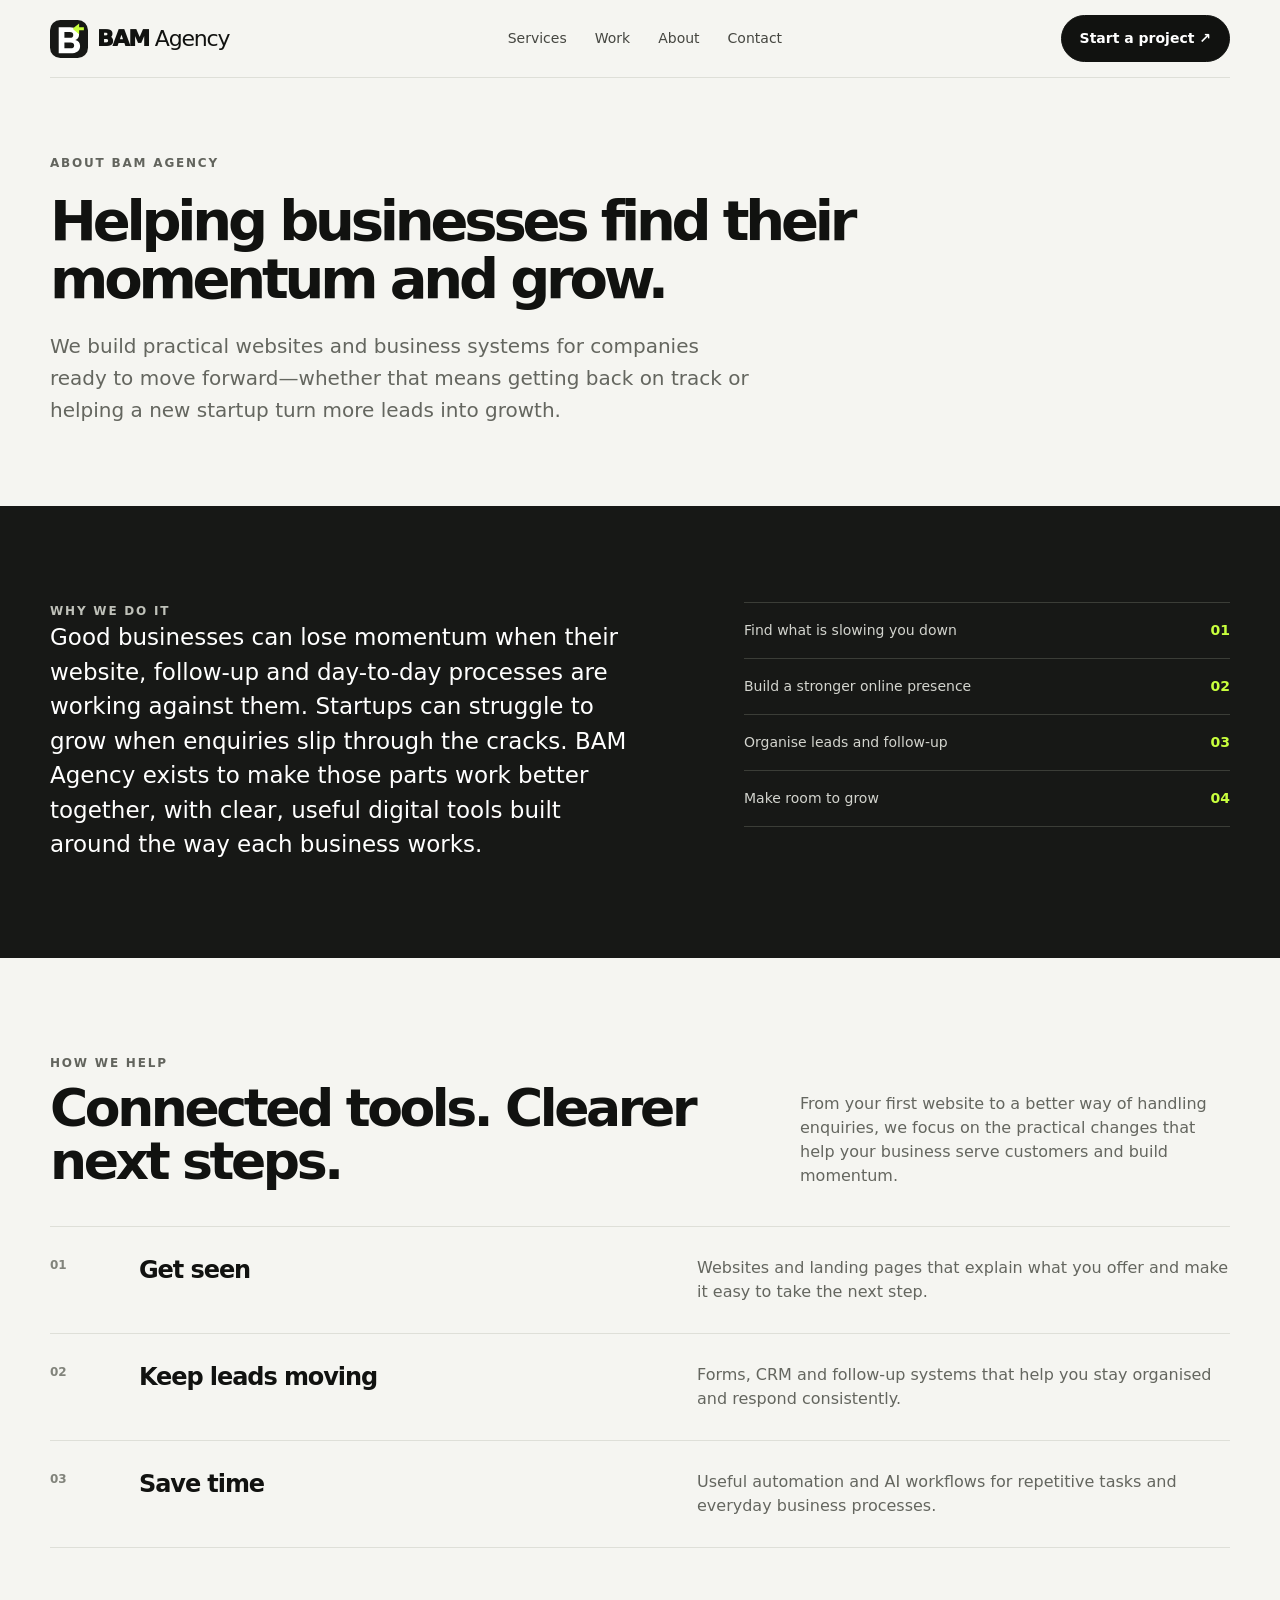
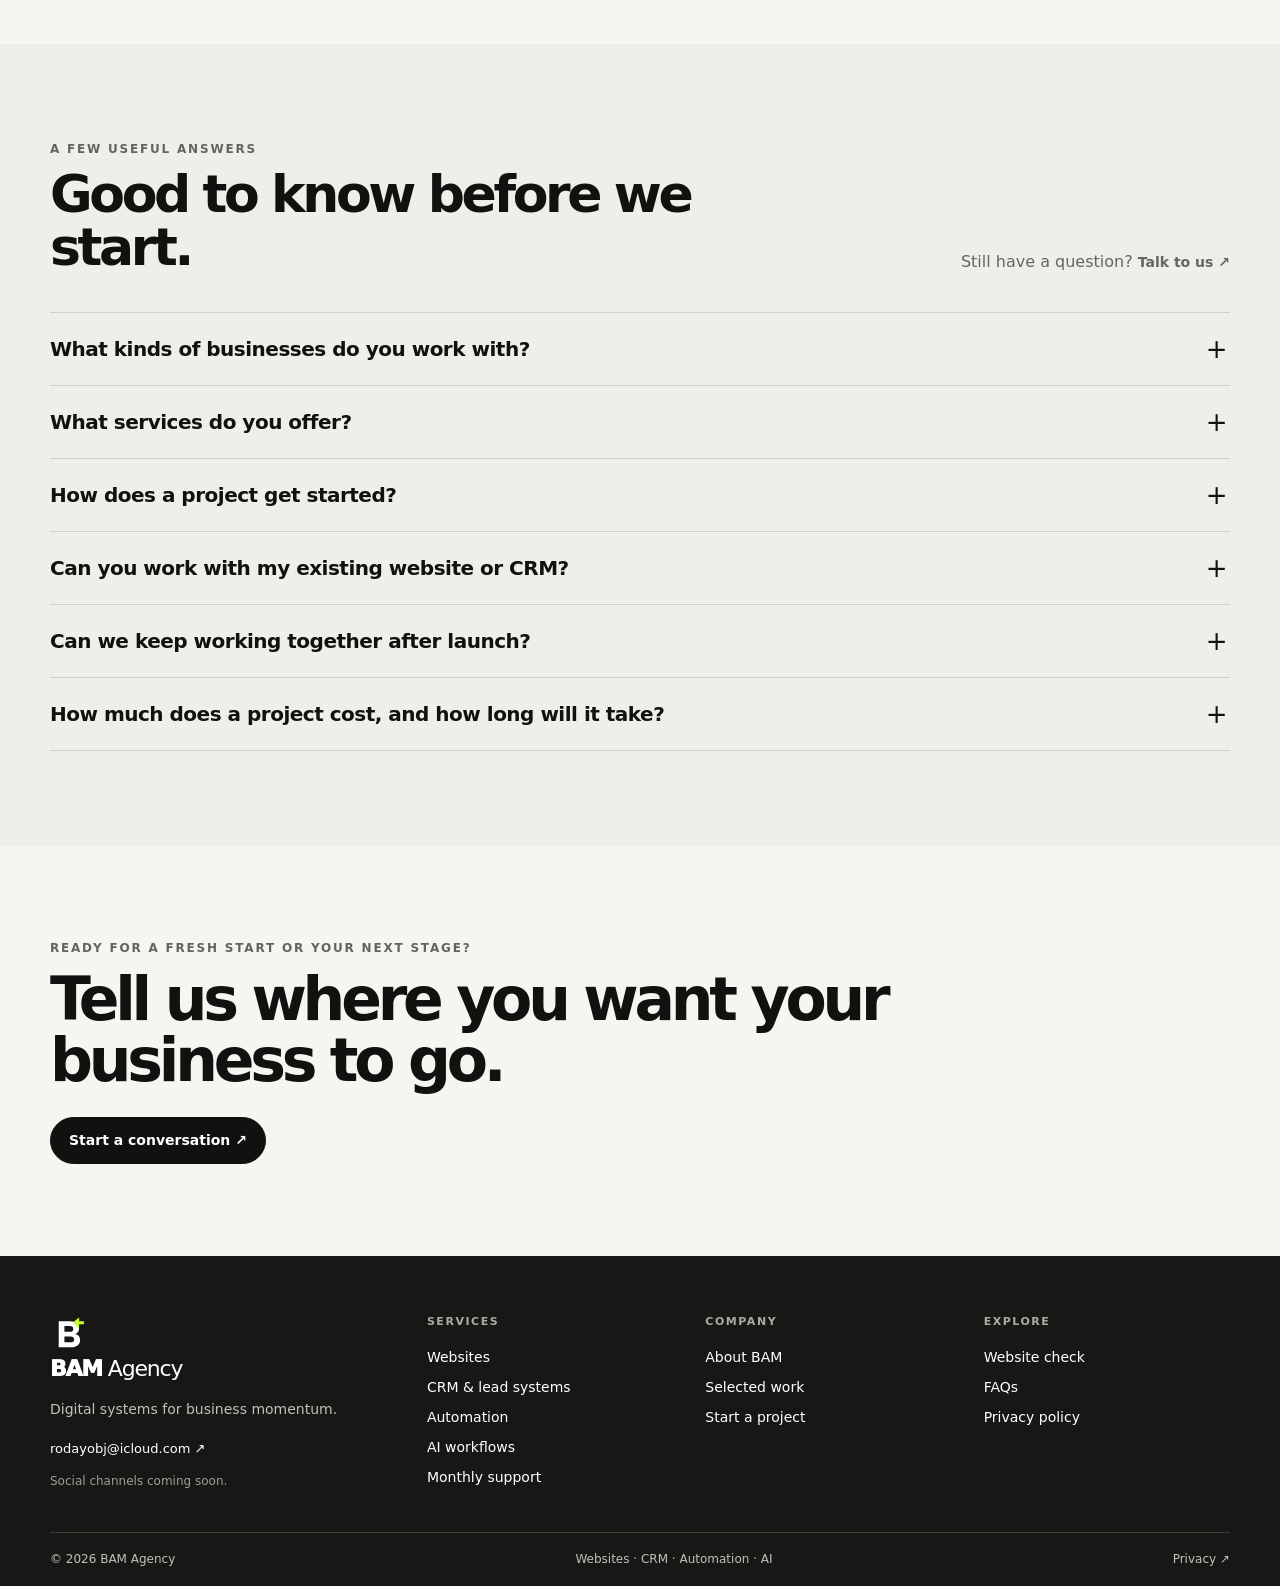
<file: New folder/mbjay-systems-site/about.html>
<!doctype html>
<html lang="en">
<head>
  <meta charset="utf-8">
  <meta name="viewport" content="width=device-width,initial-scale=1">
  <title>About — BAM Agency</title>
  <meta name="description" content="BAM Agency helps businesses regain momentum and gives startups practical digital systems to grow.">
  <link rel="stylesheet" href="styles.css">
  <script src="site.js" defer></script>
</head>
<body>
  <header class="container nav">
    <a class="logo" href="index.html"><img class="logo-mark" src="assets/bam-agency-mark.svg" alt=""><span class="logo-wordmark"><strong>BAM</strong> Agency</span></a>
    <nav class="navlinks" aria-label="Main navigation">
      <details class="nav-dropdown">
        <summary>Services</summary>
        <div class="mega-panel">
          <div class="mega-top"><div><span class="eyebrow">BAM capabilities</span><p>Choose the part of your customer journey you want to strengthen.</p></div><a href="services.html">All services ↗</a></div>
          <div class="mega-grid">
            <a href="services.html#websites"><span>01</span><strong>Websites</strong><small>Present your offer and make the next step clear.</small></a>
            <a href="services.html#crm"><span>02</span><strong>CRM & leads</strong><small>Keep enquiries and opportunities organised.</small></a>
            <a href="services.html#automation"><span>03</span><strong>Automation</strong><small>Connect tools and reduce repeat admin.</small></a>
            <a href="services.html#ai-workflows"><span>04</span><strong>AI workflows</strong><small>Apply AI to a specific business process.</small></a>
          </div>
          <div class="mega-bottom"><span>Not sure where to start?</span><a href="contact.html">Tell us what’s getting in the way ↗</a></div>
        </div>
      </details>
      <a href="work.html">Work</a><a href="about.html">About</a><a href="contact.html">Contact</a>
    </nav>
    <a class="nav-cta" href="contact.html">Start a project ↗</a>
    <details class="mobile-nav">
      <summary aria-label="Open menu">Menu</summary>
      <nav class="mobile-menu-panel" aria-label="Mobile navigation">
        <a href="services.html">Services</a><a href="work.html">Work</a><a href="about.html">About</a><a href="contact.html">Contact</a>
        <a class="btn primary" href="contact.html">Start a project ↗</a>
      </nav>
    </details>
  </header>

  <main>
    <section class="container page-hero">
      <div class="eyebrow">About BAM Agency</div>
      <h1>Helping businesses find their momentum and grow.</h1>
      <p>We build practical websites and business systems for companies ready to move forward—whether that means getting back on track or helping a new startup turn more leads into growth.</p>
    </section>

    <section class="dark">
      <div class="container section">
        <div class="about-grid">
          <div>
            <div class="eyebrow">Why we do it</div>
            <div class="about-copy">Good businesses can lose momentum when their website, follow-up and day-to-day processes are working against them. Startups can struggle to grow when enquiries slip through the cracks. BAM Agency exists to make those parts work better together, with clear, useful digital tools built around the way each business works.</div>
          </div>
          <div class="about-list">
            <div><span>Find what is slowing you down</span><strong>01</strong></div>
            <div><span>Build a stronger online presence</span><strong>02</strong></div>
            <div><span>Organise leads and follow-up</span><strong>03</strong></div>
            <div><span>Make room to grow</span><strong>04</strong></div>
          </div>
        </div>
      </div>
    </section>

    <section class="container section">
      <div class="section-head">
        <div>
          <div class="eyebrow">How we help</div>
          <h2>Connected tools. Clearer next steps.</h2>
        </div>
        <p>From your first website to a better way of handling enquiries, we focus on the practical changes that help your business serve customers and build momentum.</p>
      </div>
      <div class="service-row"><span class="num">01</span><h3>Get seen</h3><p>Websites and landing pages that explain what you offer and make it easy to take the next step.</p></div>
      <div class="service-row"><span class="num">02</span><h3>Keep leads moving</h3><p>Forms, CRM and follow-up systems that help you stay organised and respond consistently.</p></div>
      <div class="service-row"><span class="num">03</span><h3>Save time</h3><p>Useful automation and AI workflows for repetitive tasks and everyday business processes.</p></div>
    </section>

    <section class="faq-section" id="faqs">
      <div class="container section">
        <div class="section-head">
          <div><div class="eyebrow">A few useful answers</div><h2>Good to know before we start.</h2></div>
          <p>Still have a question? <a class="text-link" href="contact.html">Talk to us ↗</a></p>
        </div>
        <div class="faq-list">
          <details class="faq-item"><summary>What kinds of businesses do you work with?</summary><p>We work with startups looking to build momentum and established businesses that want to improve how they attract, manage and follow up with customers.</p></details>
          <details class="faq-item"><summary>What services do you offer?</summary><p>Websites and landing pages, CRM and lead-management setup, business automation, and practical AI workflows.</p></details>
          <details class="faq-item"><summary>How does a project get started?</summary><p>Start with a conversation about your business, what is getting in the way, and what you want to improve. We can then agree on a sensible scope and next steps.</p></details>
          <details class="faq-item"><summary>Can you work with my existing website or CRM?</summary><p>Often, yes. We can look at what you already use and discuss whether it makes sense to improve it, connect it to other tools, or replace part of it.</p></details>
          <details class="faq-item"><summary>Can we keep working together after launch?</summary><p>Yes. We can agree on monthly support after handover. Depending on what you need, that can include analytics setup and review, regular website updates, and continued improvements to your CRM and workflows.</p></details>
          <details class="faq-item"><summary>How much does a project cost, and how long will it take?</summary><p>It depends on the scope, features and tools involved. After an initial conversation, we can define the work and provide a project-specific estimate and timeline.</p></details>
        </div>
      </div>
    </section>

    <section class="container cta">
      <div class="eyebrow">Ready for a fresh start or your next stage?</div>
      <h2>Tell us where you want your business to go.</h2>
      <a class="btn primary" href="contact.html">Start a conversation ↗</a>
    </section>
  </main>

  <footer class="site-footer">
    <div class="container">
      <div class="footer-main">
        <div class="footer-brand"><a class="logo" href="index.html"><img class="logo-mark" src="assets/bam-agency-mark.svg" alt=""><span class="logo-wordmark"><strong>BAM</strong> Agency</span></a><p>Digital systems for business momentum.</p><a class="footer-email" href="mailto:rodayobj@icloud.com">rodayobj@icloud.com ↗</a><p class="social-note">Social channels coming soon.</p></div>
        <nav class="footer-group" aria-label="Services"><h2>Services</h2><a href="services.html#websites">Websites</a><a href="services.html#crm">CRM & lead systems</a><a href="services.html#automation">Automation</a><a href="services.html#ai-workflows">AI workflows</a><a href="index.html#ongoing-support">Monthly support</a></nav>
        <nav class="footer-group" aria-label="Company"><h2>Company</h2><a href="about.html">About BAM</a><a href="work.html">Selected work</a><a href="contact.html">Start a project</a></nav>
        <nav class="footer-group" aria-label="Explore"><h2>Explore</h2><a href="index.html#site-check">Website check</a><a href="about.html#faqs">FAQs</a><a href="privacy.html">Privacy policy</a></nav>
      </div>
      <div class="footer-bottom"><span>© 2026 BAM Agency</span><span>Websites · CRM · Automation · AI</span><a href="privacy.html">Privacy ↗</a></div>
    </div>
  </footer>
  <script>
    document.querySelectorAll(".faq-item").forEach((item) => {
      item.addEventListener("toggle", () => {
        if (!item.open) return;
        document.querySelectorAll(".faq-item").forEach((other) => {
          if (other !== item) other.open = false;
        });
      });
    });
  </script>
</body>
</html>
</file>
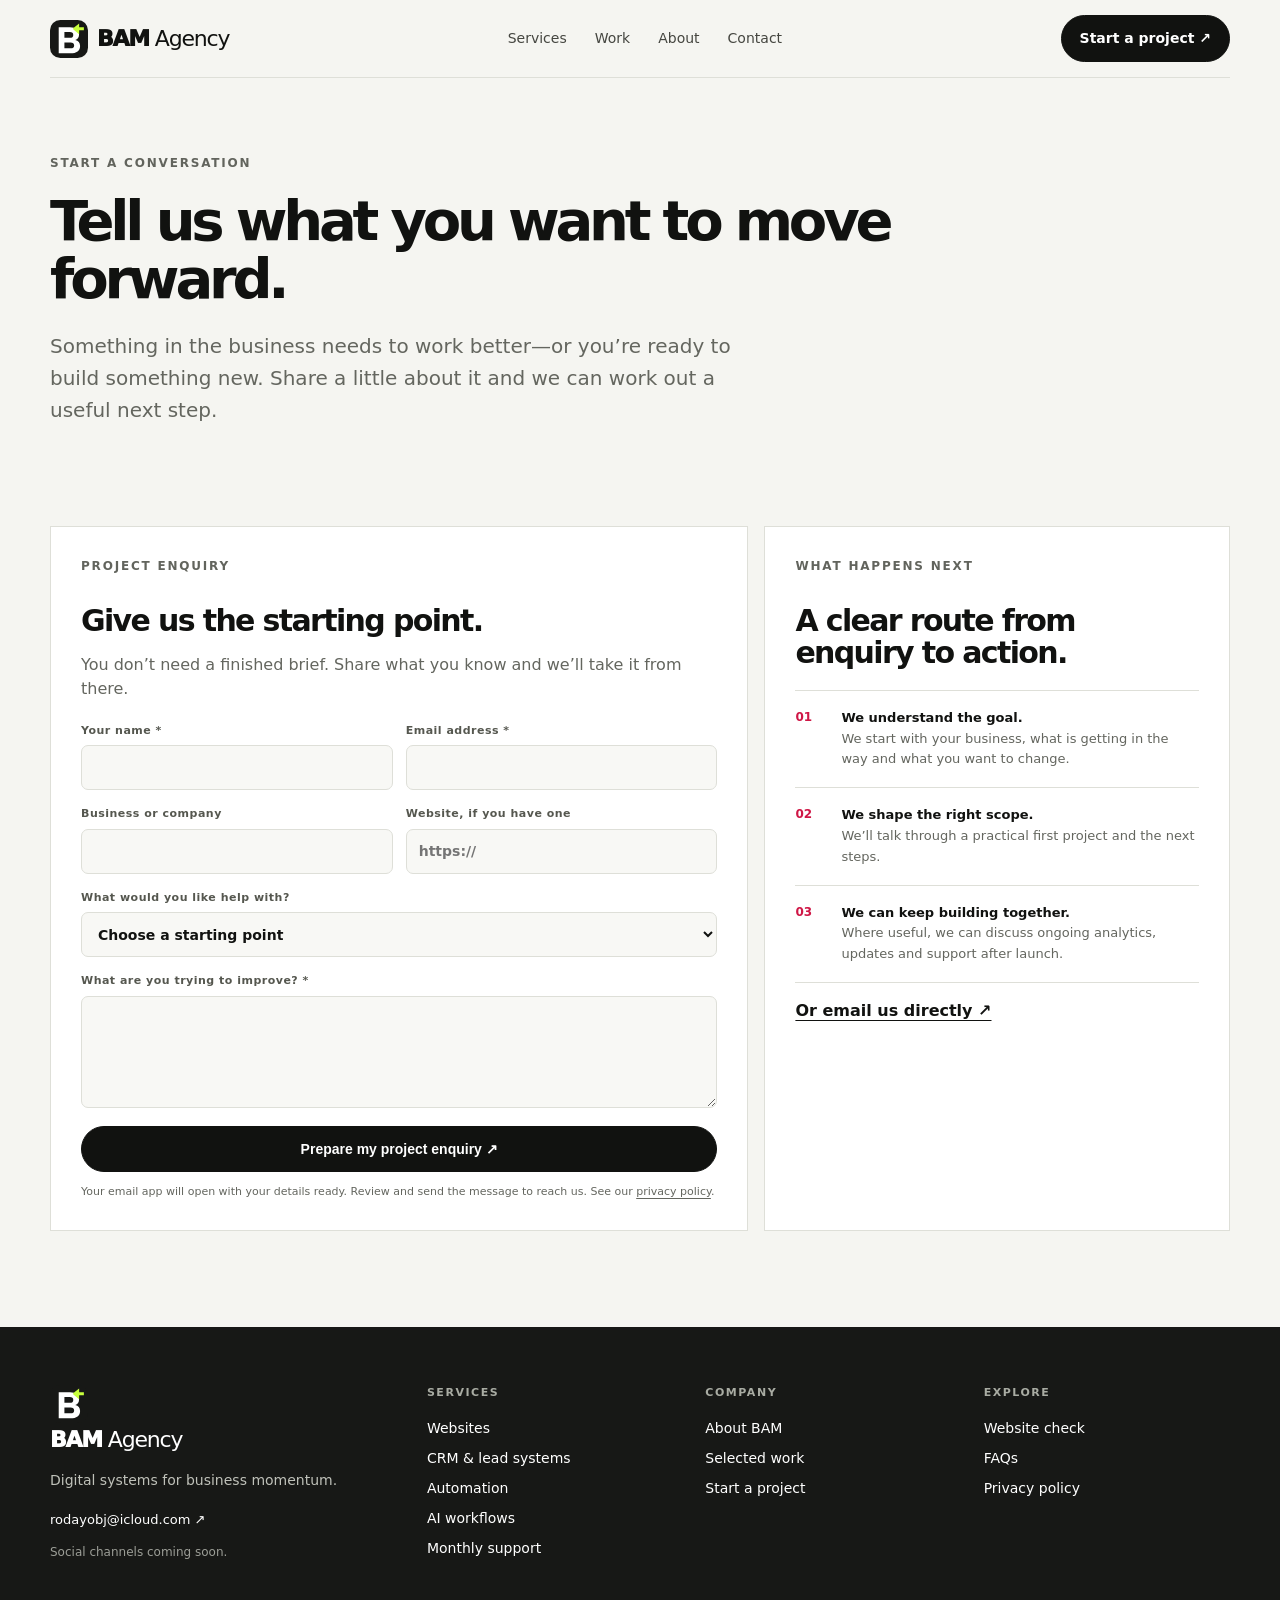
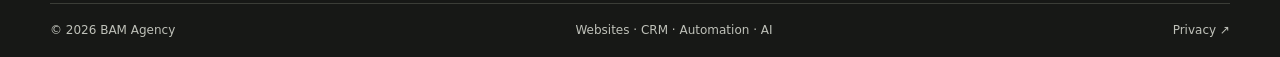
<file: New folder/mbjay-systems-site/contact.html>
<!doctype html>
<html lang="en">
<head>
  <meta charset="utf-8">
  <meta name="viewport" content="width=device-width,initial-scale=1">
  <title>Start a project — BAM Agency</title>
  <meta name="description" content="Talk to BAM Agency about a website, CRM, lead management or automation project.">
  <link rel="stylesheet" href="styles.css">
  <script src="site.js" defer></script>
</head>
<body>
  <header class="container nav">
    <a class="logo" href="index.html"><img class="logo-mark" src="assets/bam-agency-mark.svg" alt=""><span class="logo-wordmark"><strong>BAM</strong> Agency</span></a>
    <nav class="navlinks" aria-label="Main navigation">
      <details class="nav-dropdown">
        <summary>Services</summary>
        <div class="mega-panel">
          <div class="mega-top"><div><span class="eyebrow">BAM capabilities</span><p>Choose the part of your customer journey you want to strengthen.</p></div><a href="services.html">All services ↗</a></div>
          <div class="mega-grid">
            <a href="services.html#websites"><span>01</span><strong>Websites</strong><small>Present your offer and make the next step clear.</small></a>
            <a href="services.html#crm"><span>02</span><strong>CRM & leads</strong><small>Keep enquiries and opportunities organised.</small></a>
            <a href="services.html#automation"><span>03</span><strong>Automation</strong><small>Connect tools and reduce repeat admin.</small></a>
            <a href="services.html#ai-workflows"><span>04</span><strong>AI workflows</strong><small>Apply AI to a specific business process.</small></a>
          </div>
          <div class="mega-bottom"><span>Not sure where to start?</span><a href="contact.html">Tell us what’s getting in the way ↗</a></div>
        </div>
      </details>
      <a href="work.html">Work</a><a href="about.html">About</a><a href="contact.html">Contact</a>
    </nav>
    <a class="nav-cta" href="contact.html">Start a project ↗</a>
    <details class="mobile-nav"><summary aria-label="Open menu">Menu</summary><nav class="mobile-menu-panel" aria-label="Mobile navigation"><a href="services.html">Services</a><a href="work.html">Work</a><a href="about.html">About</a><a href="contact.html">Contact</a><a class="btn primary" href="contact.html">Start a project ↗</a></nav></details>
  </header>
  <main>
    <section class="container page-hero">
      <div class="eyebrow">Start a conversation</div>
      <h1>Tell us what you want to move forward.</h1>
      <p>Something in the business needs to work better—or you’re ready to build something new. Share a little about it and we can work out a useful next step.</p>
    </section>
    <section class="container section" style="padding-top:20px">
      <div class="contact-grid">
        <div class="contact-box">
          <div class="eyebrow">Project enquiry</div>
          <h2>Give us the starting point.</h2>
          <p>You don’t need a finished brief. Share what you know and we’ll take it from there.</p>
          <form class="proposal-form" id="project-enquiry-form">
            <div class="proposal-fields">
              <label>Your name *<input name="name" autocomplete="name" required></label>
              <label>Email address *<input name="email" type="email" autocomplete="email" required></label>
              <label>Business or company<input name="company" autocomplete="organization"></label>
              <label>Website, if you have one<input name="website" type="url" placeholder="https://"></label>
              <label class="field-wide">What would you like help with?
                <select name="service"><option value="Not sure yet">Choose a starting point</option><option>Website or landing page</option><option>CRM and lead management</option><option>Automation and integrations</option><option>AI workflow</option><option>Monthly support after launch</option></select>
              </label>
              <label class="field-wide">What are you trying to improve? *<textarea name="message" rows="4" required></textarea></label>
            </div>
            <button class="btn primary proposal-submit" type="submit">Prepare my project enquiry ↗</button>
            <p class="form-note">Your email app will open with your details ready. Review and send the message to reach us. See our <a href="privacy.html">privacy policy</a>.</p>
          </form>
        </div>
        <div class="contact-box">
          <div class="eyebrow">What happens next</div>
          <h2>A clear route from enquiry to action.</h2>
          <div class="contact-next">
            <div><span>01</span><p><strong>We understand the goal.</strong><br>We start with your business, what is getting in the way and what you want to change.</p></div>
            <div><span>02</span><p><strong>We shape the right scope.</strong><br>We’ll talk through a practical first project and the next steps.</p></div>
            <div><span>03</span><p><strong>We can keep building together.</strong><br>Where useful, we can discuss ongoing analytics, updates and support after launch.</p></div>
          </div>
          <a class="contact-link" href="mailto:rodayobj@icloud.com">Or email us directly ↗</a>
        </div>
      </div>
    </section>
  </main>
  <footer class="site-footer">
    <div class="container">
      <div class="footer-main">
        <div class="footer-brand"><a class="logo" href="index.html"><img class="logo-mark" src="assets/bam-agency-mark.svg" alt=""><span class="logo-wordmark"><strong>BAM</strong> Agency</span></a><p>Digital systems for business momentum.</p><a class="footer-email" href="mailto:rodayobj@icloud.com">rodayobj@icloud.com ↗</a><p class="social-note">Social channels coming soon.</p></div>
        <nav class="footer-group" aria-label="Services"><h2>Services</h2><a href="services.html#websites">Websites</a><a href="services.html#crm">CRM & lead systems</a><a href="services.html#automation">Automation</a><a href="services.html#ai-workflows">AI workflows</a><a href="index.html#ongoing-support">Monthly support</a></nav>
        <nav class="footer-group" aria-label="Company"><h2>Company</h2><a href="about.html">About BAM</a><a href="work.html">Selected work</a><a href="contact.html">Start a project</a></nav>
        <nav class="footer-group" aria-label="Explore"><h2>Explore</h2><a href="index.html#site-check">Website check</a><a href="about.html#faqs">FAQs</a><a href="privacy.html">Privacy policy</a></nav>
      </div>
      <div class="footer-bottom"><span>© 2026 BAM Agency</span><span>Websites · CRM · Automation · AI</span><a href="privacy.html">Privacy ↗</a></div>
    </div>
  </footer>
  <script>
    document.getElementById("project-enquiry-form").addEventListener("submit", (event) => {
      event.preventDefault();
      const fields = new FormData(event.currentTarget);
      const subject = "BAM Agency project enquiry";
      const body = [
        `Name: ${fields.get("name")}`,
        `Email: ${fields.get("email")}`,
        `Business: ${fields.get("company") || "Not provided"}`,
        `Website: ${fields.get("website") || "Not provided"}`,
        `Interested in: ${fields.get("service")}`,
        "",
        "What I would like to improve:",
        fields.get("message")
      ].join("\n");
      window.location.href = `mailto:rodayobj@icloud.com?subject=${encodeURIComponent(subject)}&body=${encodeURIComponent(body)}`;
    });
  </script>
</body>
</html>
</file>
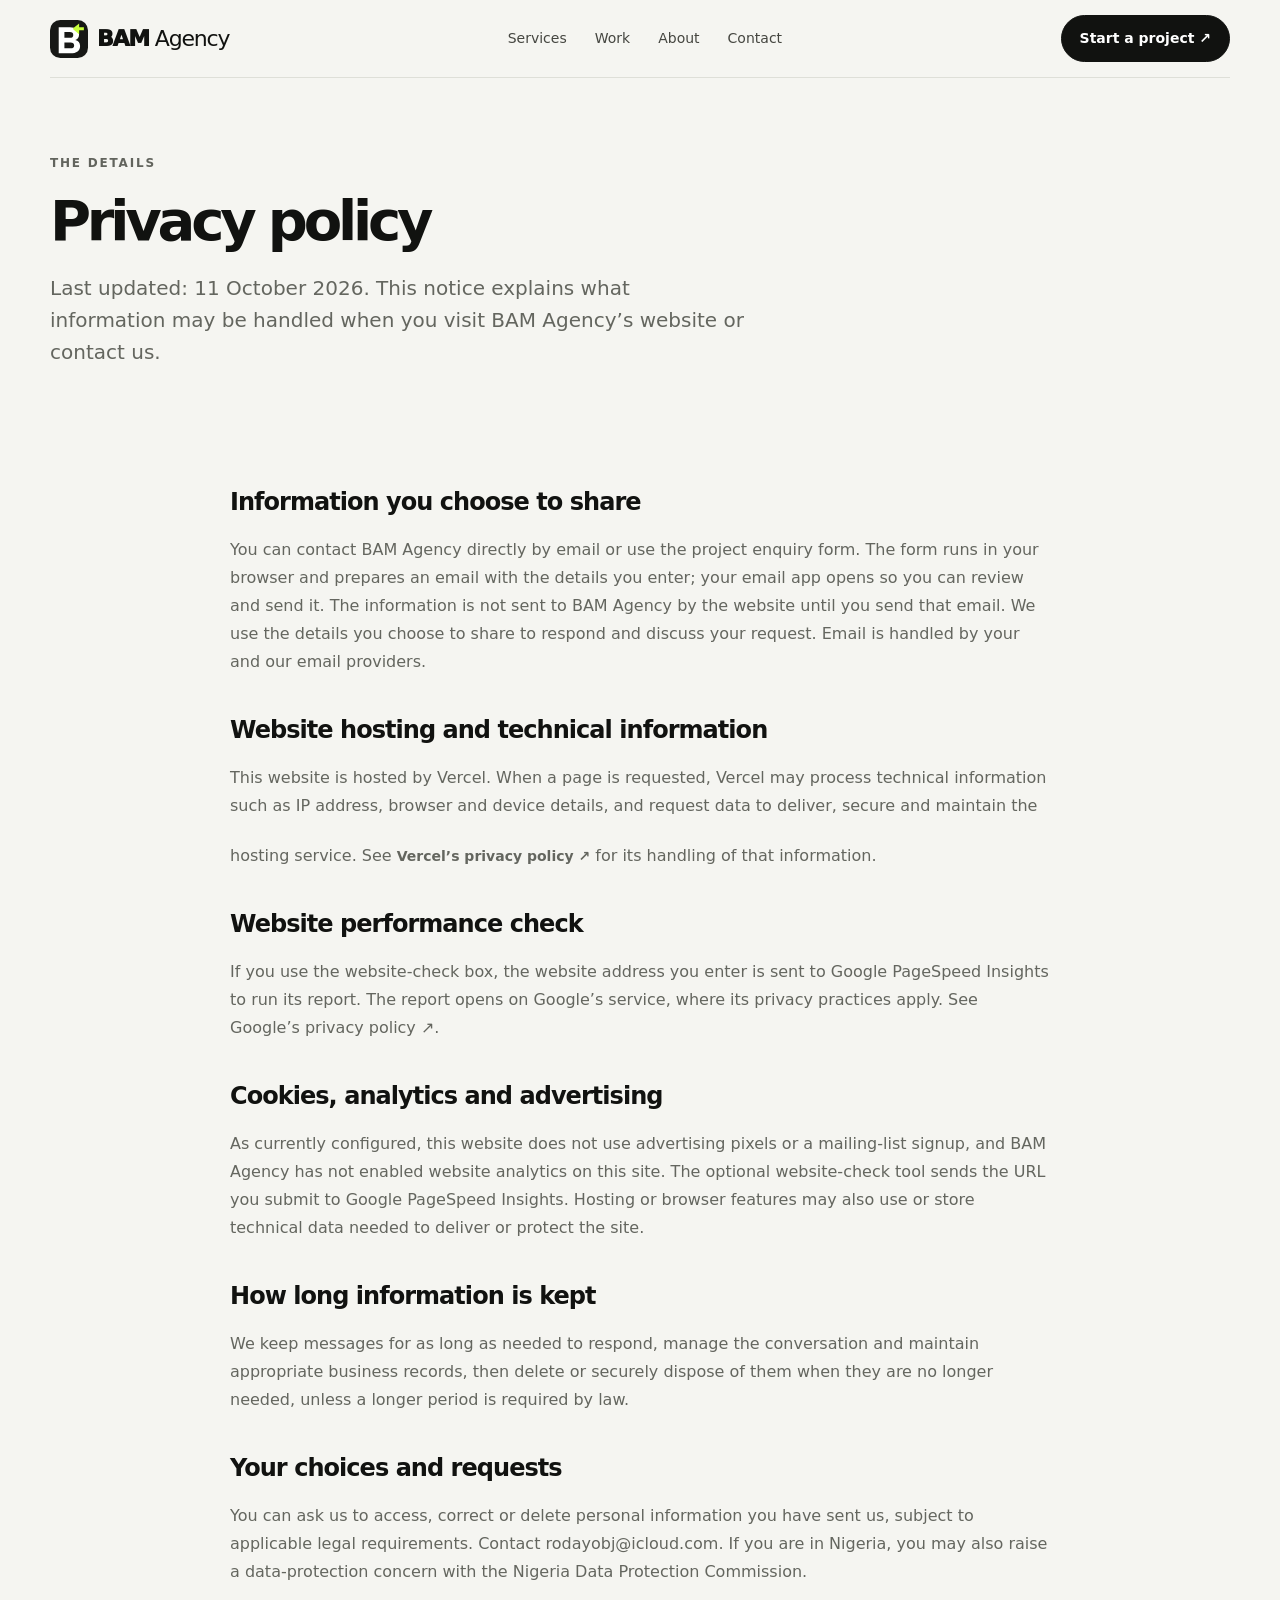
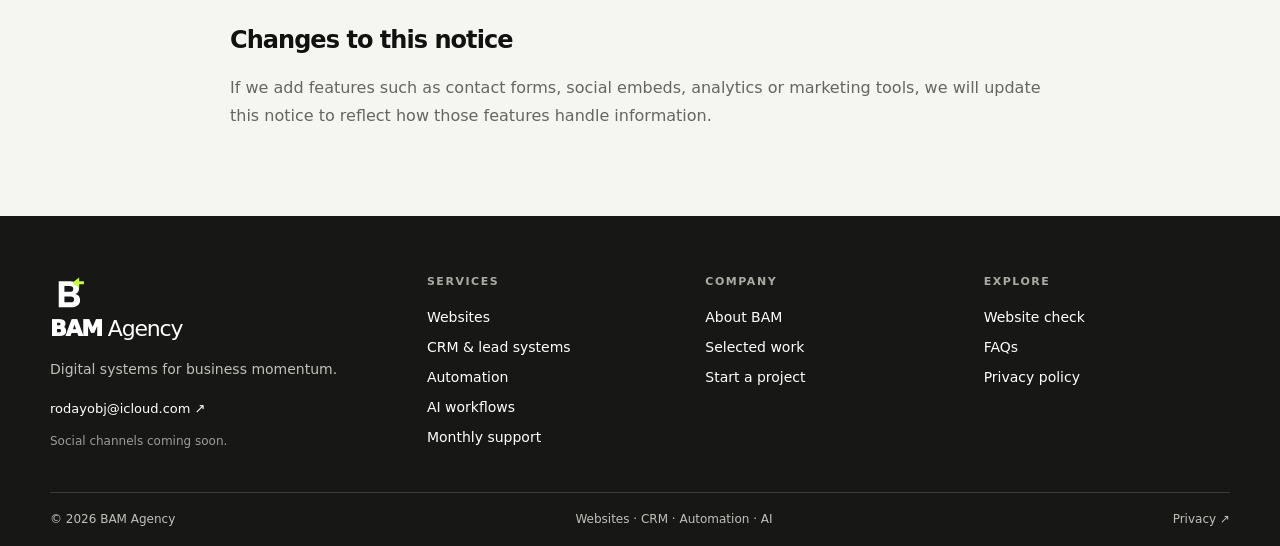
<file: New folder/mbjay-systems-site/privacy.html>
<!doctype html>
<html lang="en">
<head>
  <meta charset="utf-8">
  <meta name="viewport" content="width=device-width,initial-scale=1">
  <title>Privacy policy — BAM Agency</title>
  <meta name="description" content="How BAM Agency handles information when you visit this website or contact us.">
  <link rel="stylesheet" href="styles.css">
  <script src="site.js" defer></script>
</head>
<body>
  <header class="container nav">
    <a class="logo" href="index.html"><img class="logo-mark" src="assets/bam-agency-mark.svg" alt=""><span class="logo-wordmark"><strong>BAM</strong> Agency</span></a>
    <nav class="navlinks" aria-label="Main navigation">
      <details class="nav-dropdown">
        <summary>Services</summary>
        <div class="mega-panel">
          <div class="mega-top"><div><span class="eyebrow">BAM capabilities</span><p>Choose the part of your customer journey you want to strengthen.</p></div><a href="services.html">All services ↗</a></div>
          <div class="mega-grid">
            <a href="services.html#websites"><span>01</span><strong>Websites</strong><small>Present your offer and make the next step clear.</small></a>
            <a href="services.html#crm"><span>02</span><strong>CRM & leads</strong><small>Keep enquiries and opportunities organised.</small></a>
            <a href="services.html#automation"><span>03</span><strong>Automation</strong><small>Connect tools and reduce repeat admin.</small></a>
            <a href="services.html#ai-workflows"><span>04</span><strong>AI workflows</strong><small>Apply AI to a specific business process.</small></a>
          </div>
          <div class="mega-bottom"><span>Not sure where to start?</span><a href="contact.html">Tell us what’s getting in the way ↗</a></div>
        </div>
      </details>
      <a href="work.html">Work</a><a href="about.html">About</a><a href="contact.html">Contact</a>
    </nav>
    <a class="nav-cta" href="contact.html">Start a project ↗</a>
    <details class="mobile-nav"><summary aria-label="Open menu">Menu</summary><nav class="mobile-menu-panel" aria-label="Mobile navigation"><a href="services.html">Services</a><a href="work.html">Work</a><a href="about.html">About</a><a href="contact.html">Contact</a><a class="btn primary" href="contact.html">Start a project ↗</a></nav></details>
  </header>
  <main>
    <section class="container page-hero"><div class="eyebrow">The details</div><h1>Privacy policy</h1><p>Last updated: 11 October 2026. This notice explains what information may be handled when you visit BAM Agency’s website or contact us.</p></section>
    <article class="container policy-content">
      <h2>Information you choose to share</h2>
      <p>You can contact BAM Agency directly by email or use the project enquiry form. The form runs in your browser and prepares an email with the details you enter; your email app opens so you can review and send it. The information is not sent to BAM Agency by the website until you send that email. We use the details you choose to share to respond and discuss your request. Email is handled by your and our email providers.</p>
      <h2>Website hosting and technical information</h2>
      <p>This website is hosted by Vercel. When a page is requested, Vercel may process technical information such as IP address, browser and device details, and request data to deliver, secure and maintain the hosting service. See <a class="text-link" href="https://vercel.com/legal/privacy-policy" target="_blank" rel="noopener noreferrer">Vercel’s privacy policy ↗</a> for its handling of that information.</p>
      <h2>Website performance check</h2>
      <p>If you use the website-check box, the website address you enter is sent to Google PageSpeed Insights to run its report. The report opens on Google’s service, where its privacy practices apply. See <a href="https://policies.google.com/privacy" target="_blank" rel="noopener noreferrer">Google’s privacy policy ↗</a>.</p>
      <h2>Cookies, analytics and advertising</h2>
      <p>As currently configured, this website does not use advertising pixels or a mailing-list signup, and BAM Agency has not enabled website analytics on this site. The optional website-check tool sends the URL you submit to Google PageSpeed Insights. Hosting or browser features may also use or store technical data needed to deliver or protect the site.</p>
      <h2>How long information is kept</h2>
      <p>We keep messages for as long as needed to respond, manage the conversation and maintain appropriate business records, then delete or securely dispose of them when they are no longer needed, unless a longer period is required by law.</p>
      <h2>Your choices and requests</h2>
      <p>You can ask us to access, correct or delete personal information you have sent us, subject to applicable legal requirements. Contact <a href="mailto:rodayobj@icloud.com">rodayobj@icloud.com</a>. If you are in Nigeria, you may also raise a data-protection concern with the Nigeria Data Protection Commission.</p>
      <h2>Changes to this notice</h2>
      <p>If we add features such as contact forms, social embeds, analytics or marketing tools, we will update this notice to reflect how those features handle information.</p>
    </article>
  </main>
  <footer class="site-footer">
    <div class="container">
      <div class="footer-main">
        <div class="footer-brand"><a class="logo" href="index.html"><img class="logo-mark" src="assets/bam-agency-mark.svg" alt=""><span class="logo-wordmark"><strong>BAM</strong> Agency</span></a><p>Digital systems for business momentum.</p><a class="footer-email" href="mailto:rodayobj@icloud.com">rodayobj@icloud.com ↗</a><p class="social-note">Social channels coming soon.</p></div>
        <nav class="footer-group" aria-label="Services"><h2>Services</h2><a href="services.html#websites">Websites</a><a href="services.html#crm">CRM & lead systems</a><a href="services.html#automation">Automation</a><a href="services.html#ai-workflows">AI workflows</a><a href="index.html#ongoing-support">Monthly support</a></nav>
        <nav class="footer-group" aria-label="Company"><h2>Company</h2><a href="about.html">About BAM</a><a href="work.html">Selected work</a><a href="contact.html">Start a project</a></nav>
        <nav class="footer-group" aria-label="Explore"><h2>Explore</h2><a href="index.html#site-check">Website check</a><a href="about.html#faqs">FAQs</a><a href="privacy.html">Privacy policy</a></nav>
      </div>
      <div class="footer-bottom"><span>© 2026 BAM Agency</span><span>Websites · CRM · Automation · AI</span><a href="privacy.html">Privacy ↗</a></div>
    </div>
  </footer>
</body>
</html>
</file>
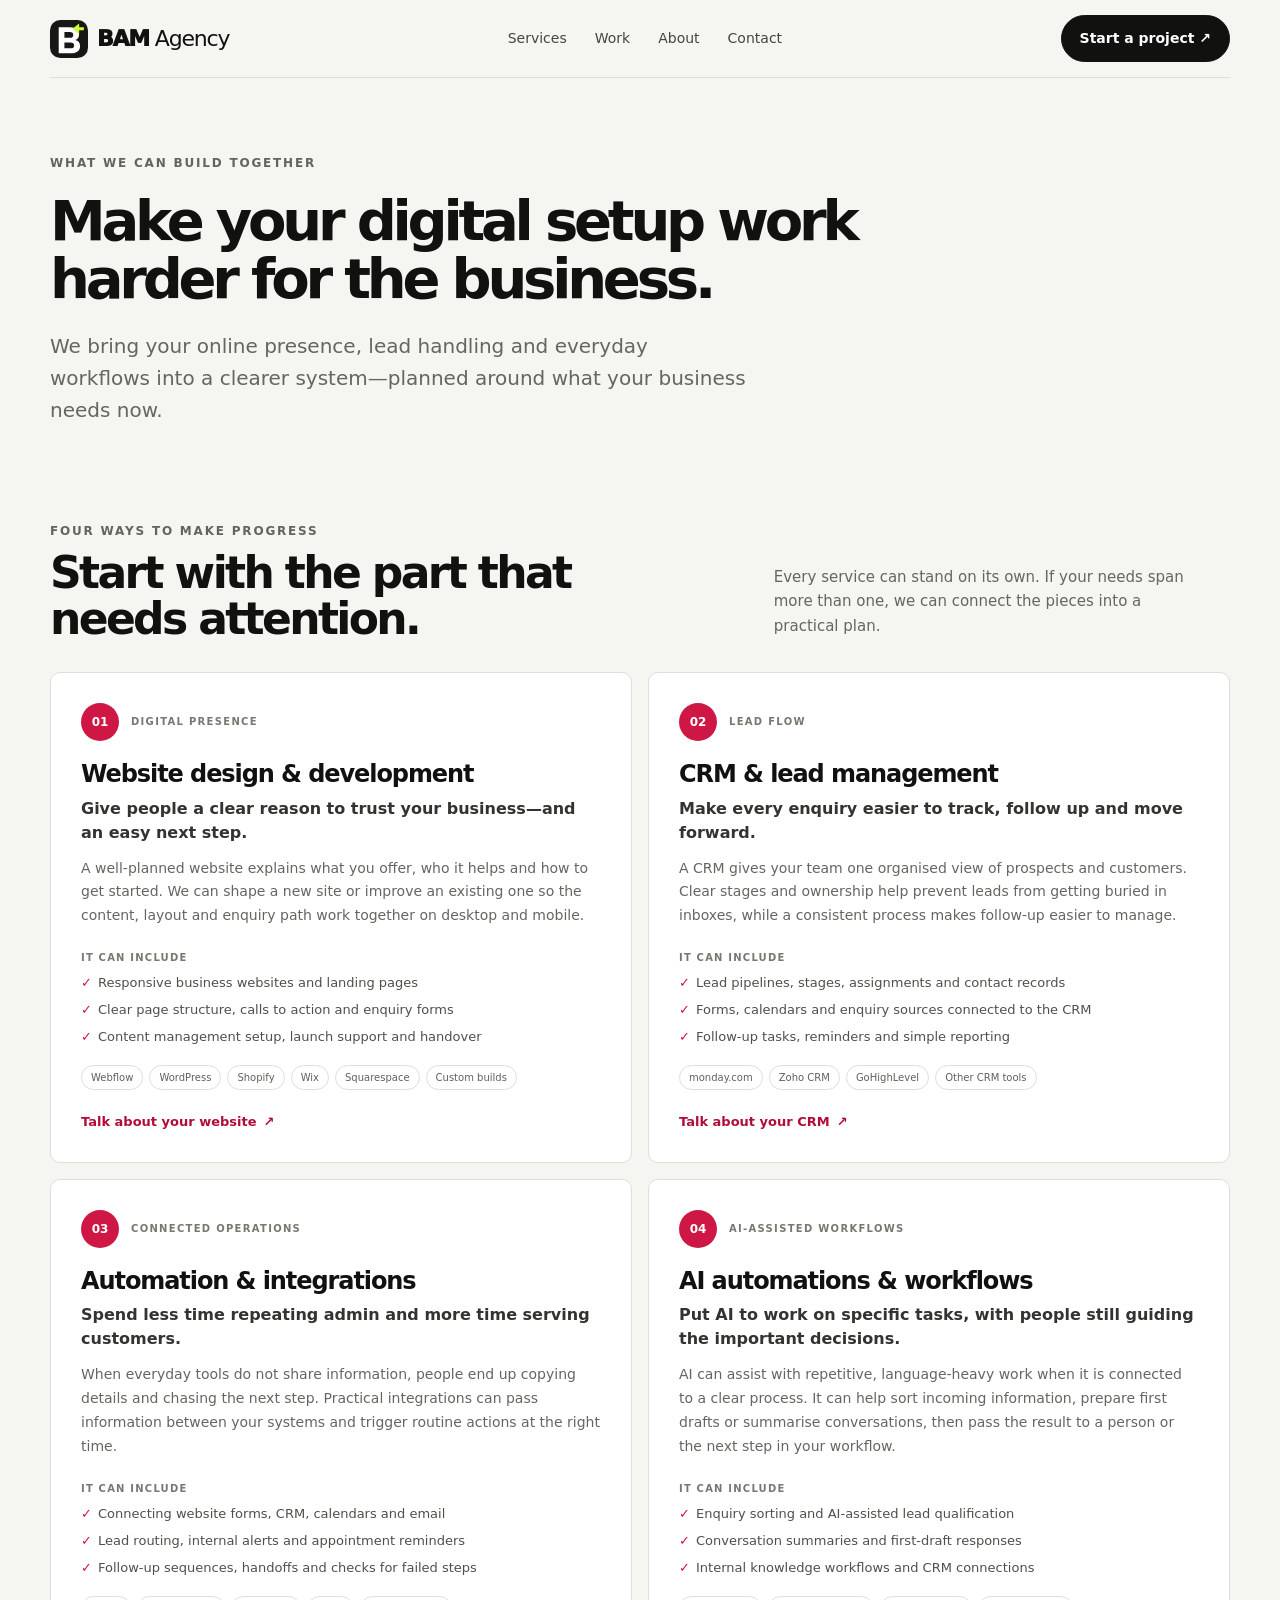
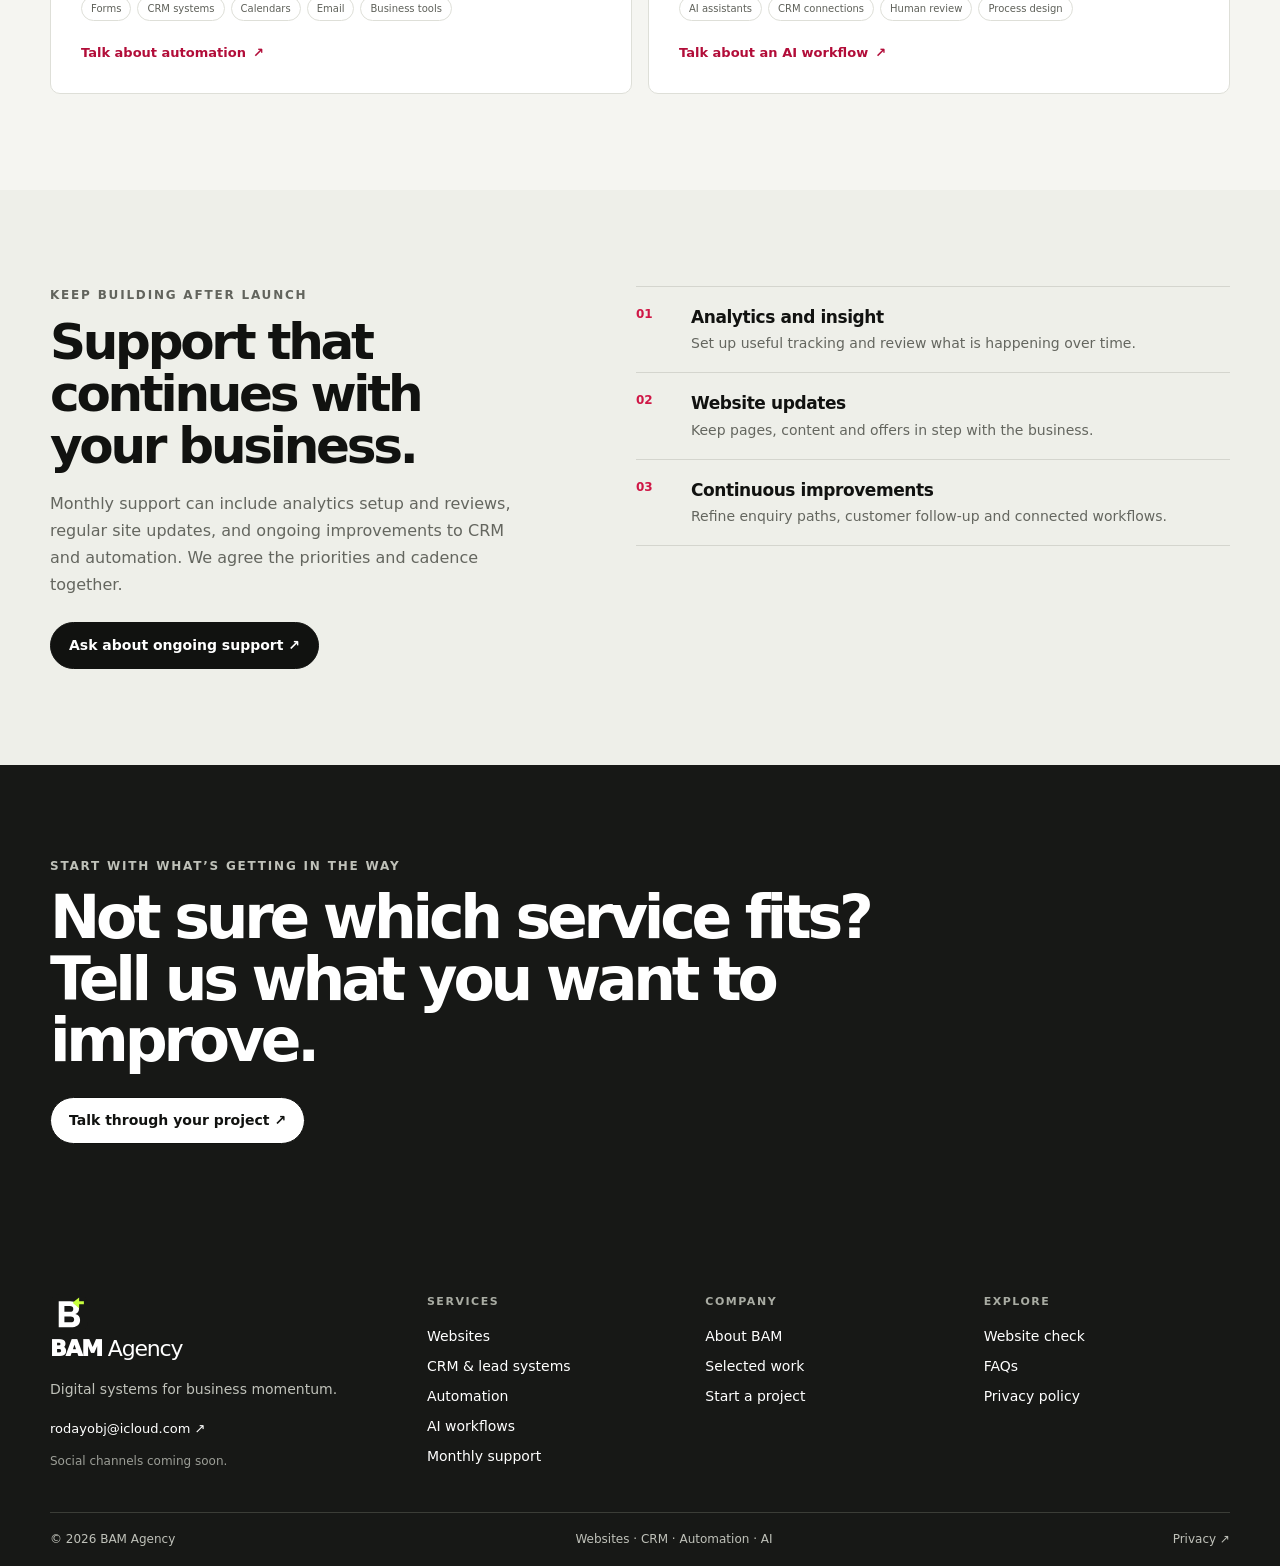
<file: New folder/mbjay-systems-site/services.html>
<!doctype html>
<html lang="en">
<head>
  <meta charset="utf-8">
  <meta name="viewport" content="width=device-width,initial-scale=1">
  <title>Services — BAM Agency</title>
  <meta name="description" content="Websites, CRM, lead management and practical automation for startups and established businesses.">
  <link rel="stylesheet" href="styles.css">
  <script src="site.js" defer></script>
</head>
<body>
  <header class="container nav">
    <a class="logo" href="index.html"><img class="logo-mark" src="assets/bam-agency-mark.svg" alt=""><span class="logo-wordmark"><strong>BAM</strong> Agency</span></a>
    <nav class="navlinks" aria-label="Main navigation">
      <details class="nav-dropdown">
        <summary>Services</summary>
        <div class="mega-panel">
          <div class="mega-top"><div><span class="eyebrow">BAM capabilities</span><p>Choose the part of your customer journey you want to strengthen.</p></div><a href="services.html">All services ↗</a></div>
          <div class="mega-grid">
            <a href="services.html#websites"><span>01</span><strong>Websites</strong><small>Present your offer and make the next step clear.</small></a>
            <a href="services.html#crm"><span>02</span><strong>CRM & leads</strong><small>Keep enquiries and opportunities organised.</small></a>
            <a href="services.html#automation"><span>03</span><strong>Automation</strong><small>Connect tools and reduce repeat admin.</small></a>
            <a href="services.html#ai-workflows"><span>04</span><strong>AI workflows</strong><small>Apply AI to a specific business process.</small></a>
          </div>
          <div class="mega-bottom"><span>Not sure where to start?</span><a href="contact.html">Tell us what’s getting in the way ↗</a></div>
        </div>
      </details>
      <a href="work.html">Work</a><a href="about.html">About</a><a href="contact.html">Contact</a>
    </nav>
    <a class="nav-cta" href="contact.html">Start a project ↗</a>
    <details class="mobile-nav"><summary aria-label="Open menu">Menu</summary><nav class="mobile-menu-panel" aria-label="Mobile navigation"><a href="services.html">Services</a><a href="work.html">Work</a><a href="about.html">About</a><a href="contact.html">Contact</a><a class="btn primary" href="contact.html">Start a project ↗</a></nav></details>
  </header>
  <main>
    <section class="container page-hero">
      <div class="eyebrow">What we can build together</div>
      <h1>Make your digital setup work harder for the business.</h1>
      <p>We bring your online presence, lead handling and everyday workflows into a clearer system—planned around what your business needs now.</p>
    </section>
    <section class="container section service-detail-section">
      <div class="service-detail-intro"><div class="eyebrow">Four ways to make progress</div><h2>Start with the part that needs attention.</h2><p>Every service can stand on its own. If your needs span more than one, we can connect the pieces into a practical plan.</p></div>
      <div class="service-detail-grid">
        <article class="service-detail-card" id="websites">
          <div class="service-card-top"><span class="service-index">01</span><span class="service-category">Digital presence</span></div>
          <h3>Website design & development</h3>
          <p class="service-card-lead">Give people a clear reason to trust your business—and an easy next step.</p>
          <p>A well-planned website explains what you offer, who it helps and how to get started. We can shape a new site or improve an existing one so the content, layout and enquiry path work together on desktop and mobile.</p>
          <h4>It can include</h4>
          <ul><li>Responsive business websites and landing pages</li><li>Clear page structure, calls to action and enquiry forms</li><li>Content management setup, launch support and handover</li></ul>
          <div class="service-platforms"><span>Webflow</span><span>WordPress</span><span>Shopify</span><span>Wix</span><span>Squarespace</span><span>Custom builds</span></div>
          <a class="service-card-link" href="contact.html">Talk about your website <span aria-hidden="true">↗</span></a>
        </article>
        <article class="service-detail-card" id="crm">
          <div class="service-card-top"><span class="service-index">02</span><span class="service-category">Lead flow</span></div>
          <h3>CRM & lead management</h3>
          <p class="service-card-lead">Make every enquiry easier to track, follow up and move forward.</p>
          <p>A CRM gives your team one organised view of prospects and customers. Clear stages and ownership help prevent leads from getting buried in inboxes, while a consistent process makes follow-up easier to manage.</p>
          <h4>It can include</h4>
          <ul><li>Lead pipelines, stages, assignments and contact records</li><li>Forms, calendars and enquiry sources connected to the CRM</li><li>Follow-up tasks, reminders and simple reporting</li></ul>
          <div class="service-platforms"><span>monday.com</span><span>Zoho CRM</span><span>GoHighLevel</span><span>Other CRM tools</span></div>
          <a class="service-card-link" href="contact.html">Talk about your CRM <span aria-hidden="true">↗</span></a>
        </article>
        <article class="service-detail-card" id="automation">
          <div class="service-card-top"><span class="service-index">03</span><span class="service-category">Connected operations</span></div>
          <h3>Automation & integrations</h3>
          <p class="service-card-lead">Spend less time repeating admin and more time serving customers.</p>
          <p>When everyday tools do not share information, people end up copying details and chasing the next step. Practical integrations can pass information between your systems and trigger routine actions at the right time.</p>
          <h4>It can include</h4>
          <ul><li>Connecting website forms, CRM, calendars and email</li><li>Lead routing, internal alerts and appointment reminders</li><li>Follow-up sequences, handoffs and checks for failed steps</li></ul>
          <div class="service-platforms"><span>Forms</span><span>CRM systems</span><span>Calendars</span><span>Email</span><span>Business tools</span></div>
          <a class="service-card-link" href="contact.html">Talk about automation <span aria-hidden="true">↗</span></a>
        </article>
        <article class="service-detail-card" id="ai-workflows">
          <div class="service-card-top"><span class="service-index">04</span><span class="service-category">AI-assisted workflows</span></div>
          <h3>AI automations & workflows</h3>
          <p class="service-card-lead">Put AI to work on specific tasks, with people still guiding the important decisions.</p>
          <p>AI can assist with repetitive, language-heavy work when it is connected to a clear process. It can help sort incoming information, prepare first drafts or summarise conversations, then pass the result to a person or the next step in your workflow.</p>
          <h4>It can include</h4>
          <ul><li>Enquiry sorting and AI-assisted lead qualification</li><li>Conversation summaries and first-draft responses</li><li>Internal knowledge workflows and CRM connections</li></ul>
          <div class="service-platforms"><span>AI assistants</span><span>CRM connections</span><span>Human review</span><span>Process design</span></div>
          <a class="service-card-link" href="contact.html">Talk about an AI workflow <span aria-hidden="true">↗</span></a>
        </article>
      </div>
    </section>
    <section class="ongoing-section">
      <div class="container section ongoing-layout">
        <div class="ongoing-copy"><div class="eyebrow">Keep building after launch</div><h2>Support that continues with your business.</h2><p>Monthly support can include analytics setup and reviews, regular site updates, and ongoing improvements to CRM and automation. We agree the priorities and cadence together.</p><a class="btn primary" href="contact.html">Ask about ongoing support ↗</a></div>
        <div class="ongoing-list">
          <article><span>01</span><div><h3>Analytics and insight</h3><p>Set up useful tracking and review what is happening over time.</p></div></article>
          <article><span>02</span><div><h3>Website updates</h3><p>Keep pages, content and offers in step with the business.</p></div></article>
          <article><span>03</span><div><h3>Continuous improvements</h3><p>Refine enquiry paths, customer follow-up and connected workflows.</p></div></article>
        </div>
      </div>
    </section>
    <section class="dark">
      <div class="container cta">
        <div class="eyebrow">Start with what’s getting in the way</div>
        <h2>Not sure which service fits? Tell us what you want to improve.</h2>
        <a class="btn" href="contact.html">Talk through your project ↗</a>
      </div>
    </section>
  </main>
  <footer class="site-footer">
    <div class="container">
      <div class="footer-main">
        <div class="footer-brand"><a class="logo" href="index.html"><img class="logo-mark" src="assets/bam-agency-mark.svg" alt=""><span class="logo-wordmark"><strong>BAM</strong> Agency</span></a><p>Digital systems for business momentum.</p><a class="footer-email" href="mailto:rodayobj@icloud.com">rodayobj@icloud.com ↗</a><p class="social-note">Social channels coming soon.</p></div>
        <nav class="footer-group" aria-label="Services"><h2>Services</h2><a href="services.html#websites">Websites</a><a href="services.html#crm">CRM & lead systems</a><a href="services.html#automation">Automation</a><a href="services.html#ai-workflows">AI workflows</a><a href="index.html#ongoing-support">Monthly support</a></nav>
        <nav class="footer-group" aria-label="Company"><h2>Company</h2><a href="about.html">About BAM</a><a href="work.html">Selected work</a><a href="contact.html">Start a project</a></nav>
        <nav class="footer-group" aria-label="Explore"><h2>Explore</h2><a href="index.html#site-check">Website check</a><a href="about.html#faqs">FAQs</a><a href="privacy.html">Privacy policy</a></nav>
      </div>
      <div class="footer-bottom"><span>© 2026 BAM Agency</span><span>Websites · CRM · Automation · AI</span><a href="privacy.html">Privacy ↗</a></div>
    </div>
  </footer>
</body>
</html>
</file>
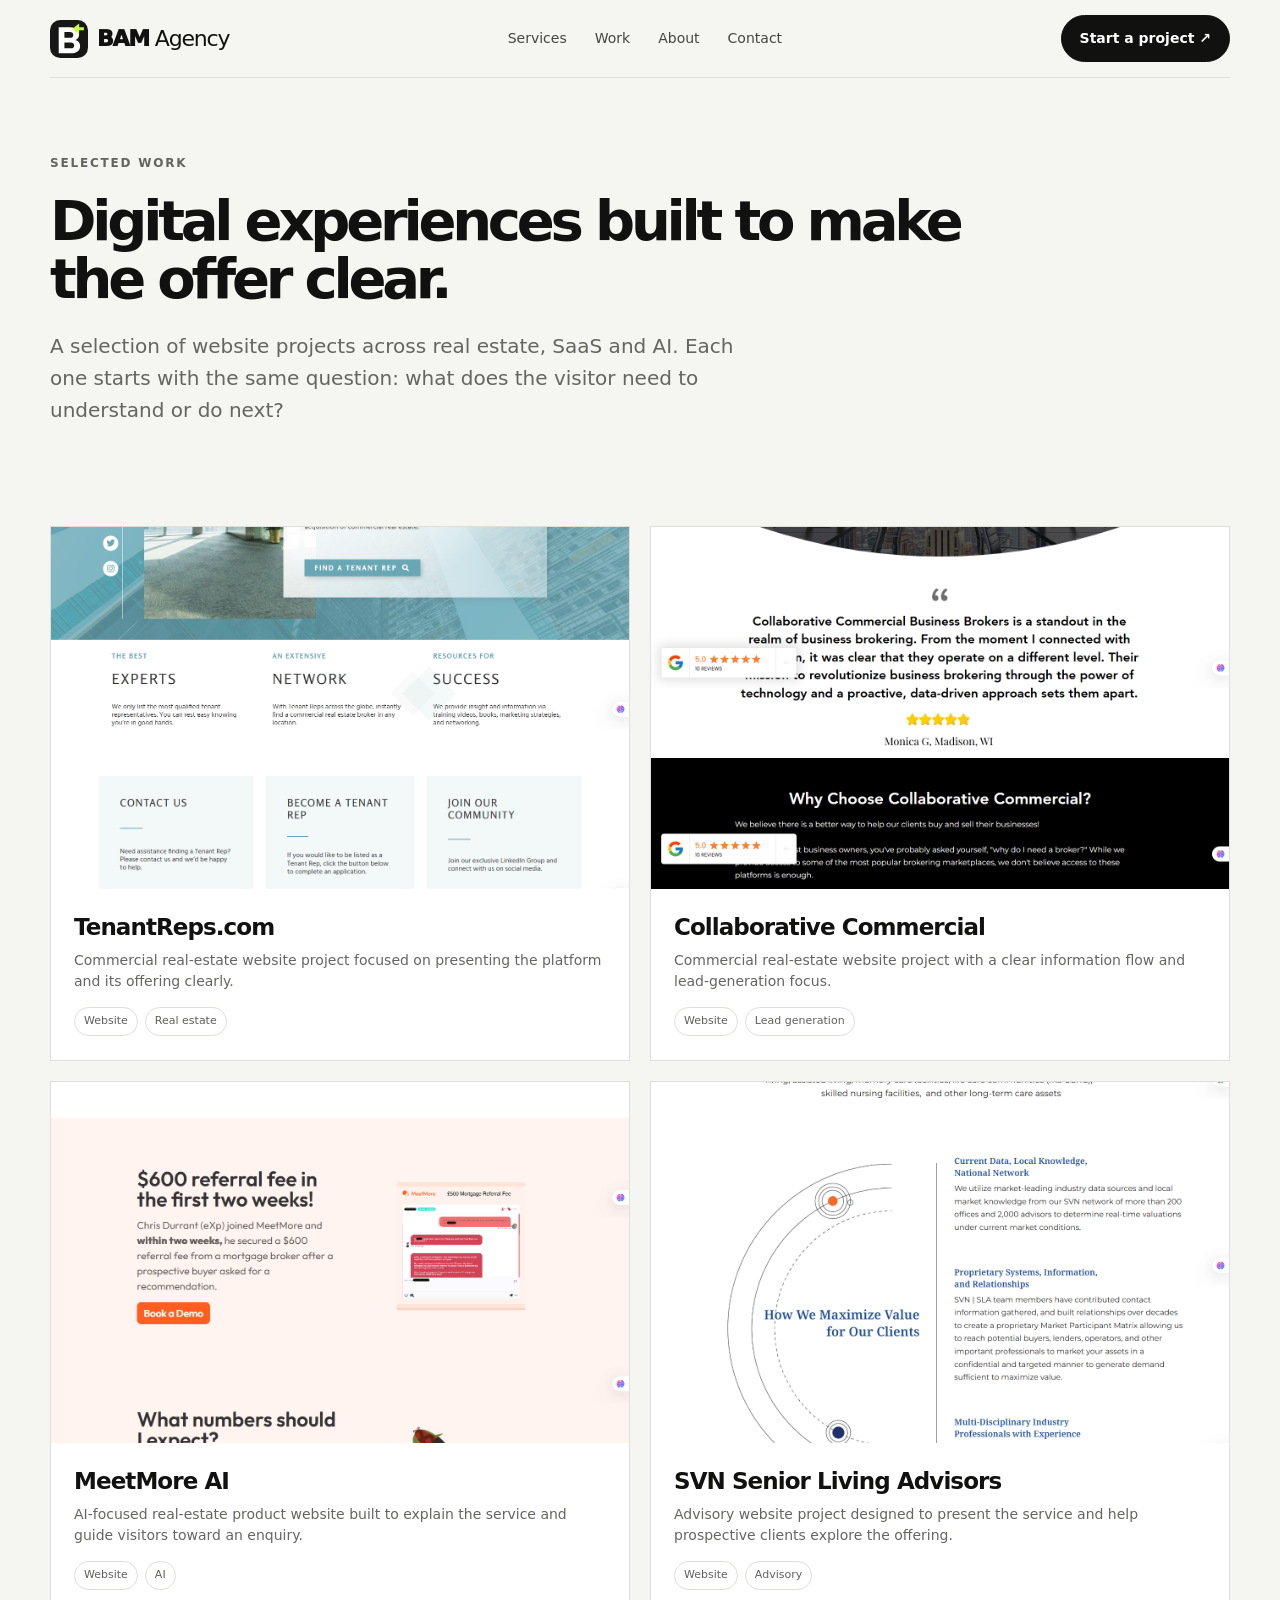
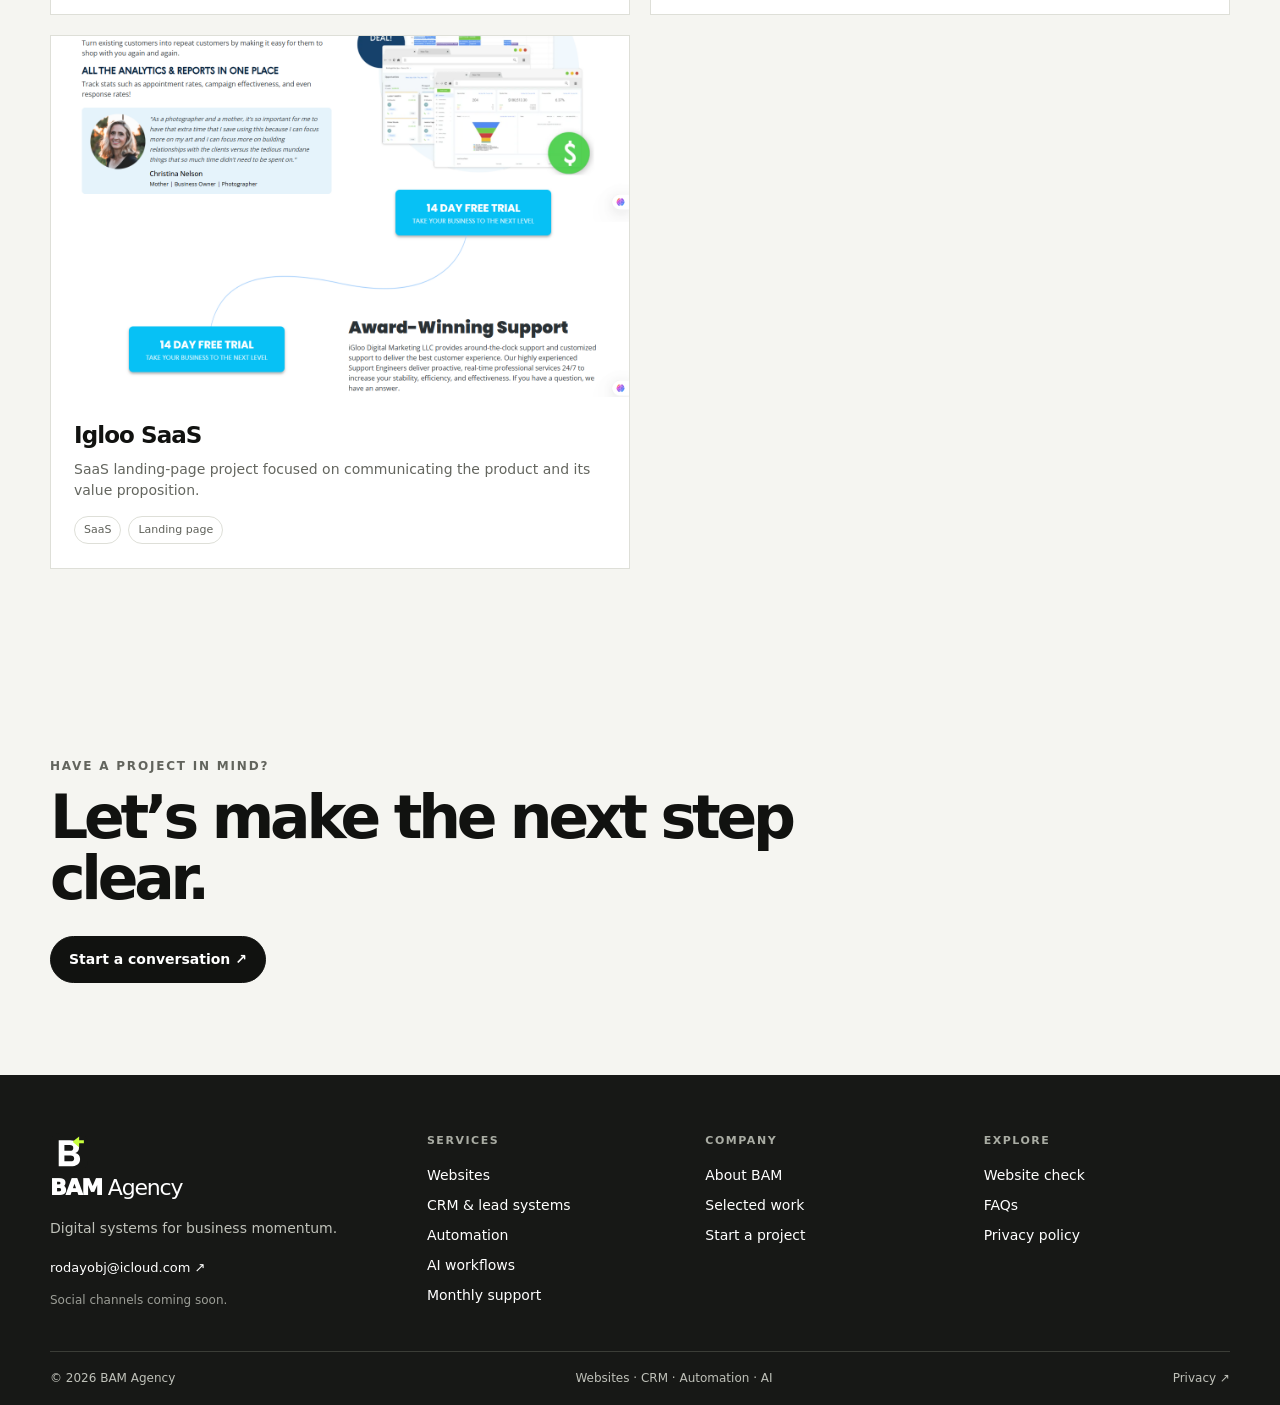
<file: New folder/mbjay-systems-site/work.html>
<!doctype html>
<html lang="en">
<head>
  <meta charset="utf-8">
  <meta name="viewport" content="width=device-width,initial-scale=1">
  <title>Selected work — BAM Agency</title>
  <meta name="description" content="A selection of website and digital experience projects from BAM Agency.">
  <link rel="stylesheet" href="styles.css">
  <script src="site.js" defer></script>
</head>
<body>
  <header class="container nav">
    <a class="logo" href="index.html"><img class="logo-mark" src="assets/bam-agency-mark.svg" alt=""><span class="logo-wordmark"><strong>BAM</strong> Agency</span></a>
    <nav class="navlinks" aria-label="Main navigation">
      <details class="nav-dropdown">
        <summary>Services</summary>
        <div class="mega-panel">
          <div class="mega-top"><div><span class="eyebrow">BAM capabilities</span><p>Choose the part of your customer journey you want to strengthen.</p></div><a href="services.html">All services ↗</a></div>
          <div class="mega-grid">
            <a href="services.html#websites"><span>01</span><strong>Websites</strong><small>Present your offer and make the next step clear.</small></a>
            <a href="services.html#crm"><span>02</span><strong>CRM & leads</strong><small>Keep enquiries and opportunities organised.</small></a>
            <a href="services.html#automation"><span>03</span><strong>Automation</strong><small>Connect tools and reduce repeat admin.</small></a>
            <a href="services.html#ai-workflows"><span>04</span><strong>AI workflows</strong><small>Apply AI to a specific business process.</small></a>
          </div>
          <div class="mega-bottom"><span>Not sure where to start?</span><a href="contact.html">Tell us what’s getting in the way ↗</a></div>
        </div>
      </details>
      <a href="work.html">Work</a><a href="about.html">About</a><a href="contact.html">Contact</a>
    </nav>
    <a class="nav-cta" href="contact.html">Start a project ↗</a>
    <details class="mobile-nav"><summary aria-label="Open menu">Menu</summary><nav class="mobile-menu-panel" aria-label="Mobile navigation"><a href="services.html">Services</a><a href="work.html">Work</a><a href="about.html">About</a><a href="contact.html">Contact</a><a class="btn primary" href="contact.html">Start a project ↗</a></nav></details>
  </header>
  <main>
    <section class="container page-hero">
      <div class="eyebrow">Selected work</div>
      <h1>Digital experiences built to make the offer clear.</h1>
      <p>A selection of website projects across real estate, SaaS and AI. Each one starts with the same question: what does the visitor need to understand or do next?</p>
    </section>
    <section class="container section" style="padding-top:20px">
      <div class="work-grid">
        <article class="work-card" id="tenantreps"><div class="work-image"><img src="assets/tenantreps.png" alt="TenantReps.com website screenshot"></div><div class="work-copy"><h3>TenantReps.com</h3><p>Commercial real-estate website project focused on presenting the platform and its offering clearly.</p><div class="tags"><span class="tag">Website</span><span class="tag">Real estate</span></div></div></article>
        <article class="work-card" id="collaborative"><div class="work-image"><img src="assets/collaborative-commercial.png" alt="Collaborative Commercial website screenshot"></div><div class="work-copy"><h3>Collaborative Commercial</h3><p>Commercial real-estate website project with a clear information flow and lead-generation focus.</p><div class="tags"><span class="tag">Website</span><span class="tag">Lead generation</span></div></div></article>
        <article class="work-card" id="meetmore"><div class="work-image"><img src="assets/meetmore-ai.png" alt="MeetMore AI website screenshot"></div><div class="work-copy"><h3>MeetMore AI</h3><p>AI-focused real-estate product website built to explain the service and guide visitors toward an enquiry.</p><div class="tags"><span class="tag">Website</span><span class="tag">AI</span></div></div></article>
        <article class="work-card" id="svn"><div class="work-image"><img src="assets/svn-senior-living.png" alt="SVN Senior Living Advisors website screenshot"></div><div class="work-copy"><h3>SVN Senior Living Advisors</h3><p>Advisory website project designed to present the service and help prospective clients explore the offering.</p><div class="tags"><span class="tag">Website</span><span class="tag">Advisory</span></div></div></article>
        <article class="work-card" id="igloo"><div class="work-image"><img src="assets/igloo-saas.png" alt="Igloo SaaS website screenshot"></div><div class="work-copy"><h3>Igloo SaaS</h3><p>SaaS landing-page project focused on communicating the product and its value proposition.</p><div class="tags"><span class="tag">SaaS</span><span class="tag">Landing page</span></div></div></article>
      </div>
    </section>
    <section class="container cta"><div class="eyebrow">Have a project in mind?</div><h2>Let’s make the next step clear.</h2><a class="btn primary" href="contact.html">Start a conversation ↗</a></section>
  </main>
  <footer class="site-footer">
    <div class="container">
      <div class="footer-main">
        <div class="footer-brand"><a class="logo" href="index.html"><img class="logo-mark" src="assets/bam-agency-mark.svg" alt=""><span class="logo-wordmark"><strong>BAM</strong> Agency</span></a><p>Digital systems for business momentum.</p><a class="footer-email" href="mailto:rodayobj@icloud.com">rodayobj@icloud.com ↗</a><p class="social-note">Social channels coming soon.</p></div>
        <nav class="footer-group" aria-label="Services"><h2>Services</h2><a href="services.html#websites">Websites</a><a href="services.html#crm">CRM & lead systems</a><a href="services.html#automation">Automation</a><a href="services.html#ai-workflows">AI workflows</a><a href="index.html#ongoing-support">Monthly support</a></nav>
        <nav class="footer-group" aria-label="Company"><h2>Company</h2><a href="about.html">About BAM</a><a href="work.html">Selected work</a><a href="contact.html">Start a project</a></nav>
        <nav class="footer-group" aria-label="Explore"><h2>Explore</h2><a href="index.html#site-check">Website check</a><a href="about.html#faqs">FAQs</a><a href="privacy.html">Privacy policy</a></nav>
      </div>
      <div class="footer-bottom"><span>© 2026 BAM Agency</span><span>Websites · CRM · Automation · AI</span><a href="privacy.html">Privacy ↗</a></div>
    </div>
  </footer>
</body>
</html>
</file>
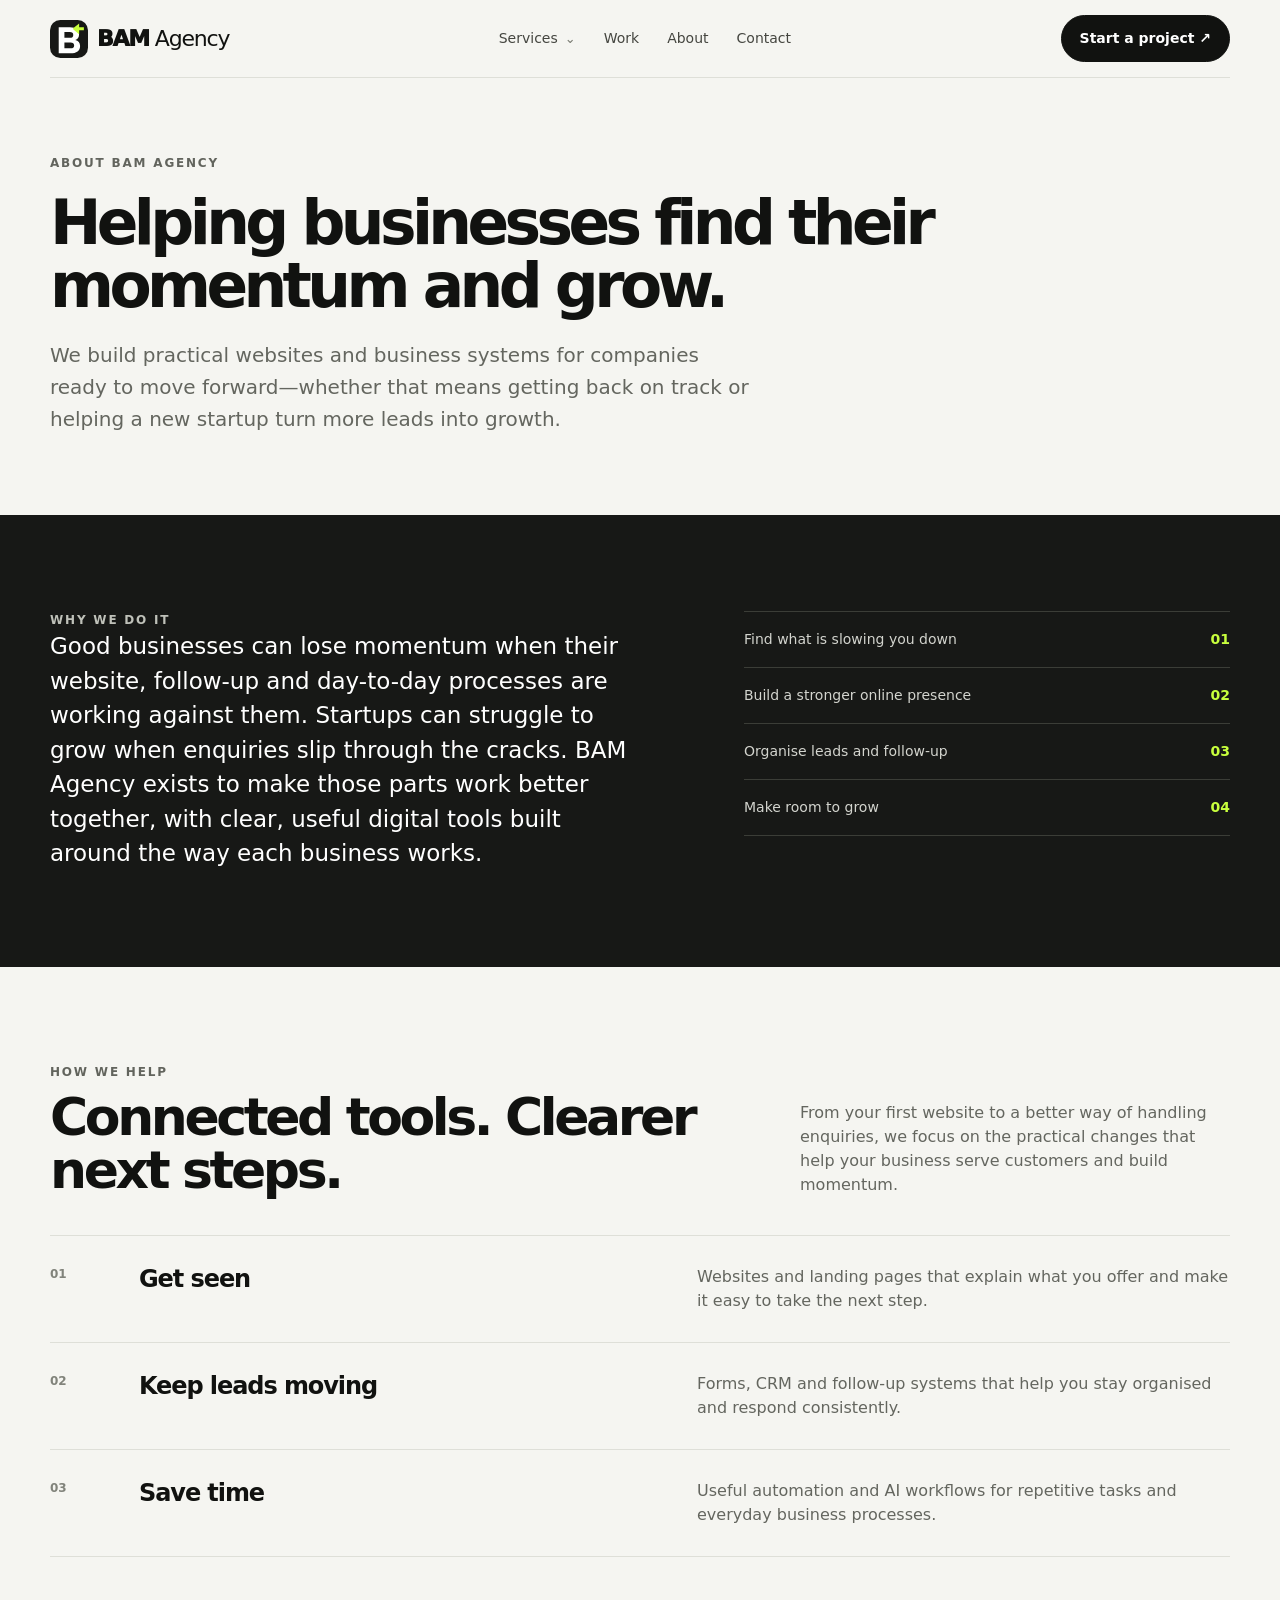
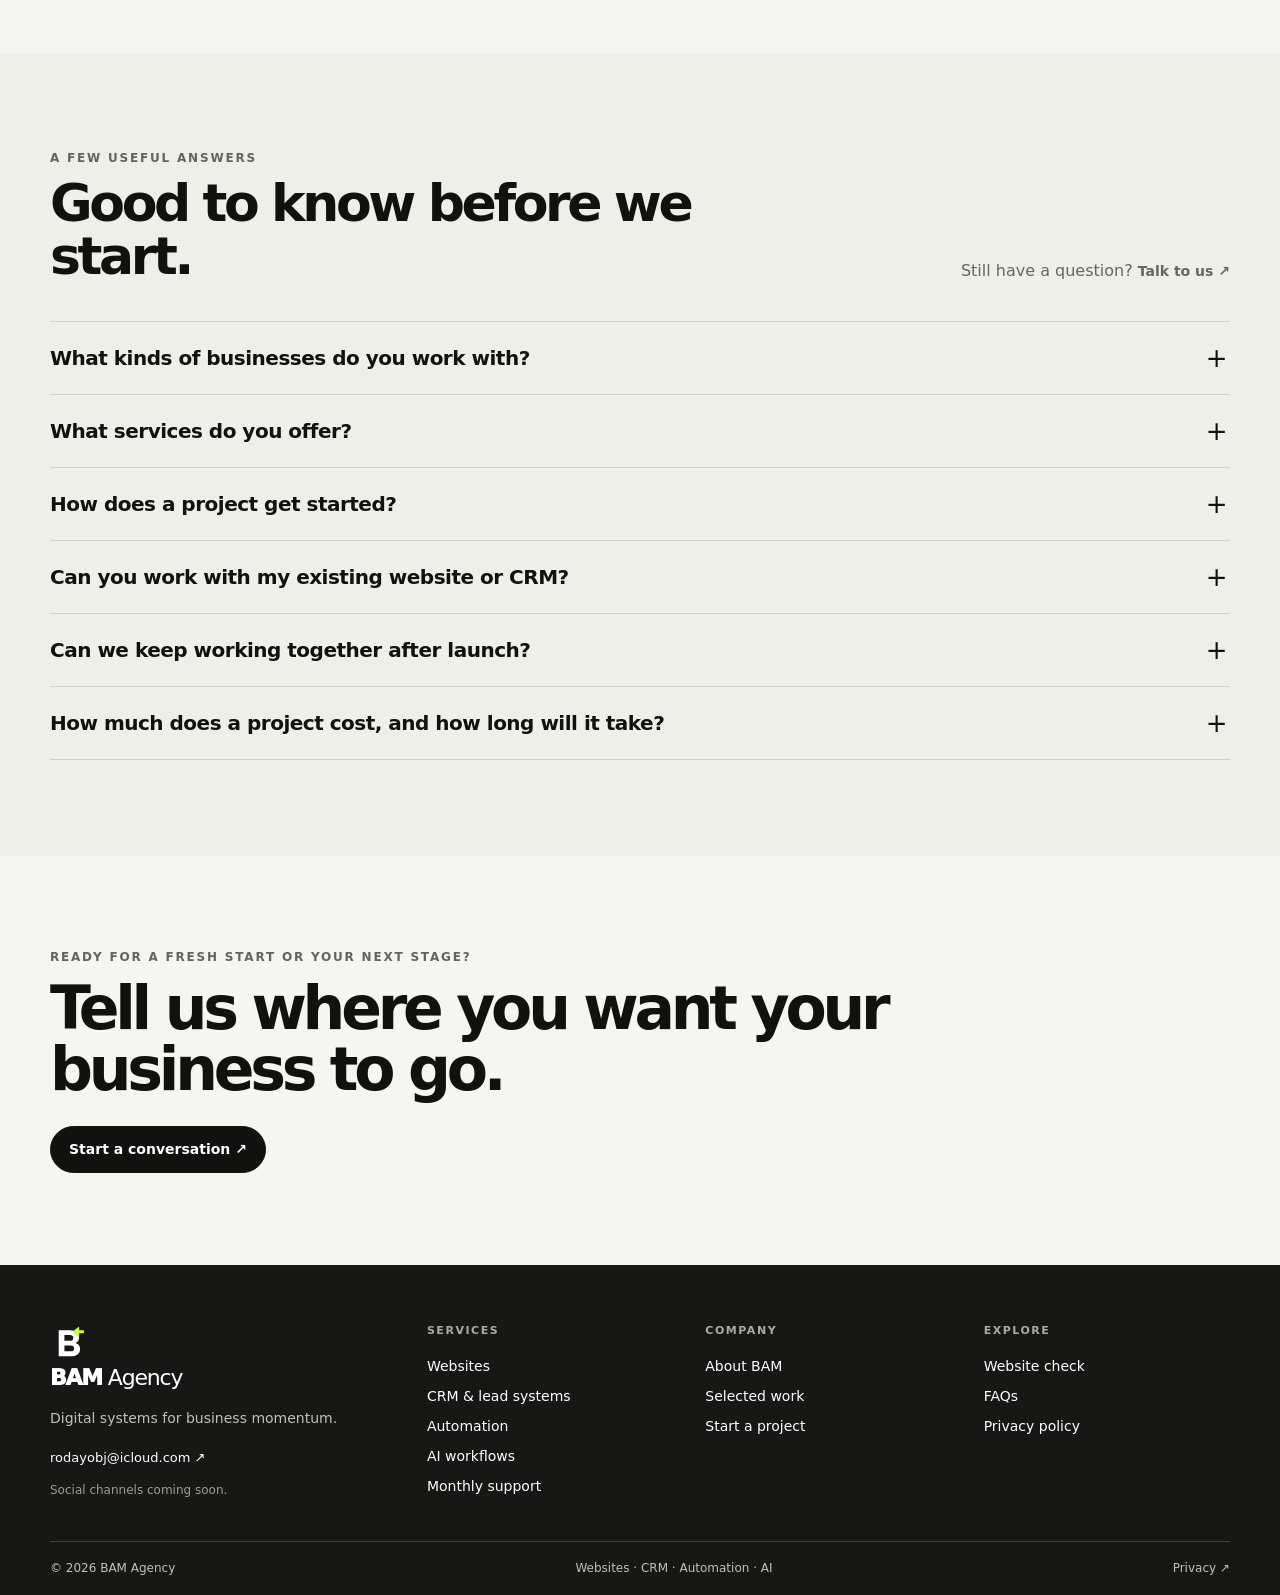
<file: New folder/mbjay-systems-site/assets/about.html>
<!doctype html>
<html lang="en">
<head>
  <meta charset="utf-8">
  <meta name="viewport" content="width=device-width,initial-scale=1">
  <title>About — BAM Agency</title>
  <meta name="description" content="BAM Agency helps businesses regain momentum and gives startups practical digital systems to grow.">
  <link rel="stylesheet" href="styles.css">
</head>
<body>
  <header class="container nav">
    <a class="logo" href="index.html"><img class="logo-mark" src="assets/bam-agency-mark.svg" alt=""><span class="logo-wordmark"><strong>BAM</strong> Agency</span></a>
    <nav class="navlinks" aria-label="Main navigation">
      <details class="nav-dropdown">
        <summary>Services</summary>
        <div class="mega-panel">
          <div class="mega-top"><div><span class="eyebrow">BAM capabilities</span><p>Choose the part of your customer journey you want to strengthen.</p></div><a href="services.html">All services ↗</a></div>
          <div class="mega-grid">
            <a href="services.html#websites"><span>01</span><strong>Websites</strong><small>Present your offer and make the next step clear.</small></a>
            <a href="services.html#crm"><span>02</span><strong>CRM & leads</strong><small>Keep enquiries and opportunities organised.</small></a>
            <a href="services.html#automation"><span>03</span><strong>Automation</strong><small>Connect tools and reduce repeat admin.</small></a>
            <a href="services.html#ai-workflows"><span>04</span><strong>AI workflows</strong><small>Apply AI to a specific business process.</small></a>
          </div>
          <div class="mega-bottom"><span>Not sure where to start?</span><a href="contact.html">Tell us what’s getting in the way ↗</a></div>
        </div>
      </details>
      <a href="work.html">Work</a><a href="about.html">About</a><a href="contact.html">Contact</a>
    </nav>
    <a class="nav-cta" href="contact.html">Start a project ↗</a>
    <details class="mobile-nav">
      <summary aria-label="Open menu">Menu</summary>
      <nav class="mobile-menu-panel" aria-label="Mobile navigation">
        <a href="services.html">Services</a><a href="work.html">Work</a><a href="about.html">About</a><a href="contact.html">Contact</a>
        <a class="btn primary" href="contact.html">Start a project ↗</a>
      </nav>
    </details>
  </header>

  <main>
    <section class="container page-hero">
      <div class="eyebrow">About BAM Agency</div>
      <h1>Helping businesses find their momentum and grow.</h1>
      <p>We build practical websites and business systems for companies ready to move forward—whether that means getting back on track or helping a new startup turn more leads into growth.</p>
    </section>

    <section class="dark">
      <div class="container section">
        <div class="about-grid">
          <div>
            <div class="eyebrow">Why we do it</div>
            <div class="about-copy">Good businesses can lose momentum when their website, follow-up and day-to-day processes are working against them. Startups can struggle to grow when enquiries slip through the cracks. BAM Agency exists to make those parts work better together, with clear, useful digital tools built around the way each business works.</div>
          </div>
          <div class="about-list">
            <div><span>Find what is slowing you down</span><strong>01</strong></div>
            <div><span>Build a stronger online presence</span><strong>02</strong></div>
            <div><span>Organise leads and follow-up</span><strong>03</strong></div>
            <div><span>Make room to grow</span><strong>04</strong></div>
          </div>
        </div>
      </div>
    </section>

    <section class="container section">
      <div class="section-head">
        <div>
          <div class="eyebrow">How we help</div>
          <h2>Connected tools. Clearer next steps.</h2>
        </div>
        <p>From your first website to a better way of handling enquiries, we focus on the practical changes that help your business serve customers and build momentum.</p>
      </div>
      <div class="service-row"><span class="num">01</span><h3>Get seen</h3><p>Websites and landing pages that explain what you offer and make it easy to take the next step.</p></div>
      <div class="service-row"><span class="num">02</span><h3>Keep leads moving</h3><p>Forms, CRM and follow-up systems that help you stay organised and respond consistently.</p></div>
      <div class="service-row"><span class="num">03</span><h3>Save time</h3><p>Useful automation and AI workflows for repetitive tasks and everyday business processes.</p></div>
    </section>

    <section class="faq-section" id="faqs">
      <div class="container section">
        <div class="section-head">
          <div><div class="eyebrow">A few useful answers</div><h2>Good to know before we start.</h2></div>
          <p>Still have a question? <a class="text-link" href="contact.html">Talk to us ↗</a></p>
        </div>
        <div class="faq-list">
          <details class="faq-item"><summary>What kinds of businesses do you work with?</summary><p>We work with startups looking to build momentum and established businesses that want to improve how they attract, manage and follow up with customers.</p></details>
          <details class="faq-item"><summary>What services do you offer?</summary><p>Websites and landing pages, CRM and lead-management setup, business automation, and practical AI workflows.</p></details>
          <details class="faq-item"><summary>How does a project get started?</summary><p>Start with a conversation about your business, what is getting in the way, and what you want to improve. We can then agree on a sensible scope and next steps.</p></details>
          <details class="faq-item"><summary>Can you work with my existing website or CRM?</summary><p>Often, yes. We can look at what you already use and discuss whether it makes sense to improve it, connect it to other tools, or replace part of it.</p></details>
          <details class="faq-item"><summary>Can we keep working together after launch?</summary><p>Yes. We can agree on monthly support after handover. Depending on what you need, that can include analytics setup and review, regular website updates, and continued improvements to your CRM and workflows.</p></details>
          <details class="faq-item"><summary>How much does a project cost, and how long will it take?</summary><p>It depends on the scope, features and tools involved. After an initial conversation, we can define the work and provide a project-specific estimate and timeline.</p></details>
        </div>
      </div>
    </section>

    <section class="container cta">
      <div class="eyebrow">Ready for a fresh start or your next stage?</div>
      <h2>Tell us where you want your business to go.</h2>
      <a class="btn primary" href="contact.html">Start a conversation ↗</a>
    </section>
  </main>

  <footer class="site-footer">
    <div class="container">
      <div class="footer-main">
        <div class="footer-brand"><a class="logo" href="index.html"><img class="logo-mark" src="assets/bam-agency-mark.svg" alt=""><span class="logo-wordmark"><strong>BAM</strong> Agency</span></a><p>Digital systems for business momentum.</p><a class="footer-email" href="mailto:rodayobj@icloud.com">rodayobj@icloud.com ↗</a><p class="social-note">Social channels coming soon.</p></div>
        <nav class="footer-group" aria-label="Services"><h2>Services</h2><a href="services.html#websites">Websites</a><a href="services.html#crm">CRM & lead systems</a><a href="services.html#automation">Automation</a><a href="services.html#ai-workflows">AI workflows</a><a href="index.html#ongoing-support">Monthly support</a></nav>
        <nav class="footer-group" aria-label="Company"><h2>Company</h2><a href="about.html">About BAM</a><a href="work.html">Selected work</a><a href="contact.html">Start a project</a></nav>
        <nav class="footer-group" aria-label="Explore"><h2>Explore</h2><a href="index.html#site-check">Website check</a><a href="about.html#faqs">FAQs</a><a href="privacy.html">Privacy policy</a></nav>
      </div>
      <div class="footer-bottom"><span>© 2026 BAM Agency</span><span>Websites · CRM · Automation · AI</span><a href="privacy.html">Privacy ↗</a></div>
    </div>
  </footer>
  <script>
    document.querySelectorAll(".faq-item").forEach((item) => {
      item.addEventListener("toggle", () => {
        if (!item.open) return;
        document.querySelectorAll(".faq-item").forEach((other) => {
          if (other !== item) other.open = false;
        });
      });
    });
  </script>
</body>
</html>
</file>
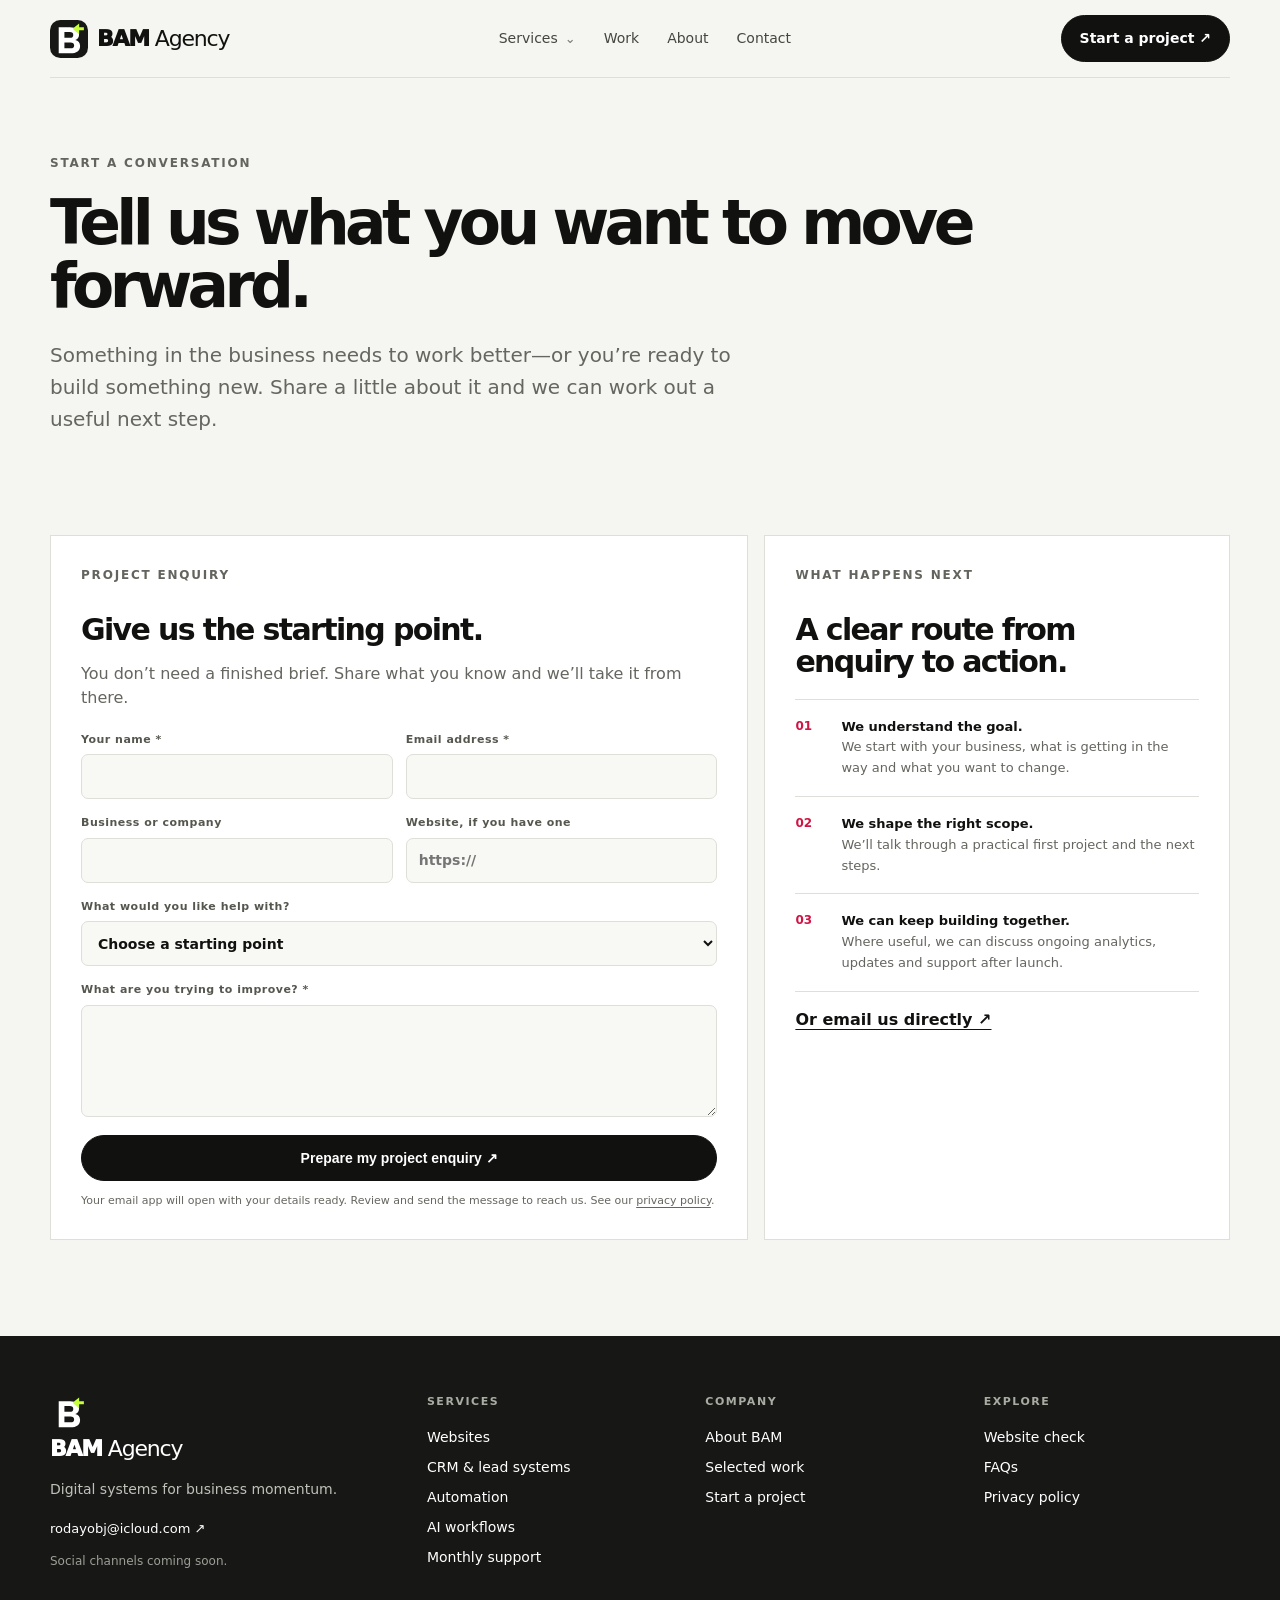
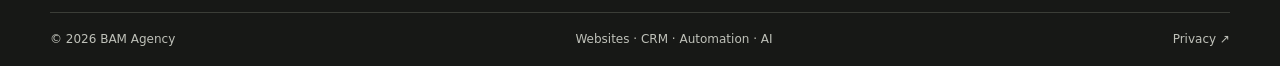
<file: New folder/mbjay-systems-site/assets/contact.html>
<!doctype html>
<html lang="en">
<head>
  <meta charset="utf-8">
  <meta name="viewport" content="width=device-width,initial-scale=1">
  <title>Start a project — BAM Agency</title>
  <meta name="description" content="Talk to BAM Agency about a website, CRM, lead management or automation project.">
  <link rel="stylesheet" href="styles.css">
</head>
<body>
  <header class="container nav">
    <a class="logo" href="index.html"><img class="logo-mark" src="assets/bam-agency-mark.svg" alt=""><span class="logo-wordmark"><strong>BAM</strong> Agency</span></a>
    <nav class="navlinks" aria-label="Main navigation">
      <details class="nav-dropdown">
        <summary>Services</summary>
        <div class="mega-panel">
          <div class="mega-top"><div><span class="eyebrow">BAM capabilities</span><p>Choose the part of your customer journey you want to strengthen.</p></div><a href="services.html">All services ↗</a></div>
          <div class="mega-grid">
            <a href="services.html#websites"><span>01</span><strong>Websites</strong><small>Present your offer and make the next step clear.</small></a>
            <a href="services.html#crm"><span>02</span><strong>CRM & leads</strong><small>Keep enquiries and opportunities organised.</small></a>
            <a href="services.html#automation"><span>03</span><strong>Automation</strong><small>Connect tools and reduce repeat admin.</small></a>
            <a href="services.html#ai-workflows"><span>04</span><strong>AI workflows</strong><small>Apply AI to a specific business process.</small></a>
          </div>
          <div class="mega-bottom"><span>Not sure where to start?</span><a href="contact.html">Tell us what’s getting in the way ↗</a></div>
        </div>
      </details>
      <a href="work.html">Work</a><a href="about.html">About</a><a href="contact.html">Contact</a>
    </nav>
    <a class="nav-cta" href="contact.html">Start a project ↗</a>
    <details class="mobile-nav"><summary aria-label="Open menu">Menu</summary><nav class="mobile-menu-panel" aria-label="Mobile navigation"><a href="services.html">Services</a><a href="work.html">Work</a><a href="about.html">About</a><a href="contact.html">Contact</a><a class="btn primary" href="contact.html">Start a project ↗</a></nav></details>
  </header>
  <main>
    <section class="container page-hero">
      <div class="eyebrow">Start a conversation</div>
      <h1>Tell us what you want to move forward.</h1>
      <p>Something in the business needs to work better—or you’re ready to build something new. Share a little about it and we can work out a useful next step.</p>
    </section>
    <section class="container section" style="padding-top:20px">
      <div class="contact-grid">
        <div class="contact-box">
          <div class="eyebrow">Project enquiry</div>
          <h2>Give us the starting point.</h2>
          <p>You don’t need a finished brief. Share what you know and we’ll take it from there.</p>
          <form class="proposal-form" id="project-enquiry-form">
            <div class="proposal-fields">
              <label>Your name *<input name="name" autocomplete="name" required></label>
              <label>Email address *<input name="email" type="email" autocomplete="email" required></label>
              <label>Business or company<input name="company" autocomplete="organization"></label>
              <label>Website, if you have one<input name="website" type="url" placeholder="https://"></label>
              <label class="field-wide">What would you like help with?
                <select name="service"><option value="Not sure yet">Choose a starting point</option><option>Website or landing page</option><option>CRM and lead management</option><option>Automation and integrations</option><option>AI workflow</option><option>Monthly support after launch</option></select>
              </label>
              <label class="field-wide">What are you trying to improve? *<textarea name="message" rows="4" required></textarea></label>
            </div>
            <button class="btn primary proposal-submit" type="submit">Prepare my project enquiry ↗</button>
            <p class="form-note">Your email app will open with your details ready. Review and send the message to reach us. See our <a href="privacy.html">privacy policy</a>.</p>
          </form>
        </div>
        <div class="contact-box">
          <div class="eyebrow">What happens next</div>
          <h2>A clear route from enquiry to action.</h2>
          <div class="contact-next">
            <div><span>01</span><p><strong>We understand the goal.</strong><br>We start with your business, what is getting in the way and what you want to change.</p></div>
            <div><span>02</span><p><strong>We shape the right scope.</strong><br>We’ll talk through a practical first project and the next steps.</p></div>
            <div><span>03</span><p><strong>We can keep building together.</strong><br>Where useful, we can discuss ongoing analytics, updates and support after launch.</p></div>
          </div>
          <a class="contact-link" href="mailto:rodayobj@icloud.com">Or email us directly ↗</a>
        </div>
      </div>
    </section>
  </main>
  <footer class="site-footer">
    <div class="container">
      <div class="footer-main">
        <div class="footer-brand"><a class="logo" href="index.html"><img class="logo-mark" src="assets/bam-agency-mark.svg" alt=""><span class="logo-wordmark"><strong>BAM</strong> Agency</span></a><p>Digital systems for business momentum.</p><a class="footer-email" href="mailto:rodayobj@icloud.com">rodayobj@icloud.com ↗</a><p class="social-note">Social channels coming soon.</p></div>
        <nav class="footer-group" aria-label="Services"><h2>Services</h2><a href="services.html#websites">Websites</a><a href="services.html#crm">CRM & lead systems</a><a href="services.html#automation">Automation</a><a href="services.html#ai-workflows">AI workflows</a><a href="index.html#ongoing-support">Monthly support</a></nav>
        <nav class="footer-group" aria-label="Company"><h2>Company</h2><a href="about.html">About BAM</a><a href="work.html">Selected work</a><a href="contact.html">Start a project</a></nav>
        <nav class="footer-group" aria-label="Explore"><h2>Explore</h2><a href="index.html#site-check">Website check</a><a href="about.html#faqs">FAQs</a><a href="privacy.html">Privacy policy</a></nav>
      </div>
      <div class="footer-bottom"><span>© 2026 BAM Agency</span><span>Websites · CRM · Automation · AI</span><a href="privacy.html">Privacy ↗</a></div>
    </div>
  </footer>
  <script>
    document.getElementById("project-enquiry-form").addEventListener("submit", (event) => {
      event.preventDefault();
      const fields = new FormData(event.currentTarget);
      const subject = "BAM Agency project enquiry";
      const body = [
        `Name: ${fields.get("name")}`,
        `Email: ${fields.get("email")}`,
        `Business: ${fields.get("company") || "Not provided"}`,
        `Website: ${fields.get("website") || "Not provided"}`,
        `Interested in: ${fields.get("service")}`,
        "",
        "What I would like to improve:",
        fields.get("message")
      ].join("\n");
      window.location.href = `mailto:rodayobj@icloud.com?subject=${encodeURIComponent(subject)}&body=${encodeURIComponent(body)}`;
    });
  </script>
</body>
</html>
</file>
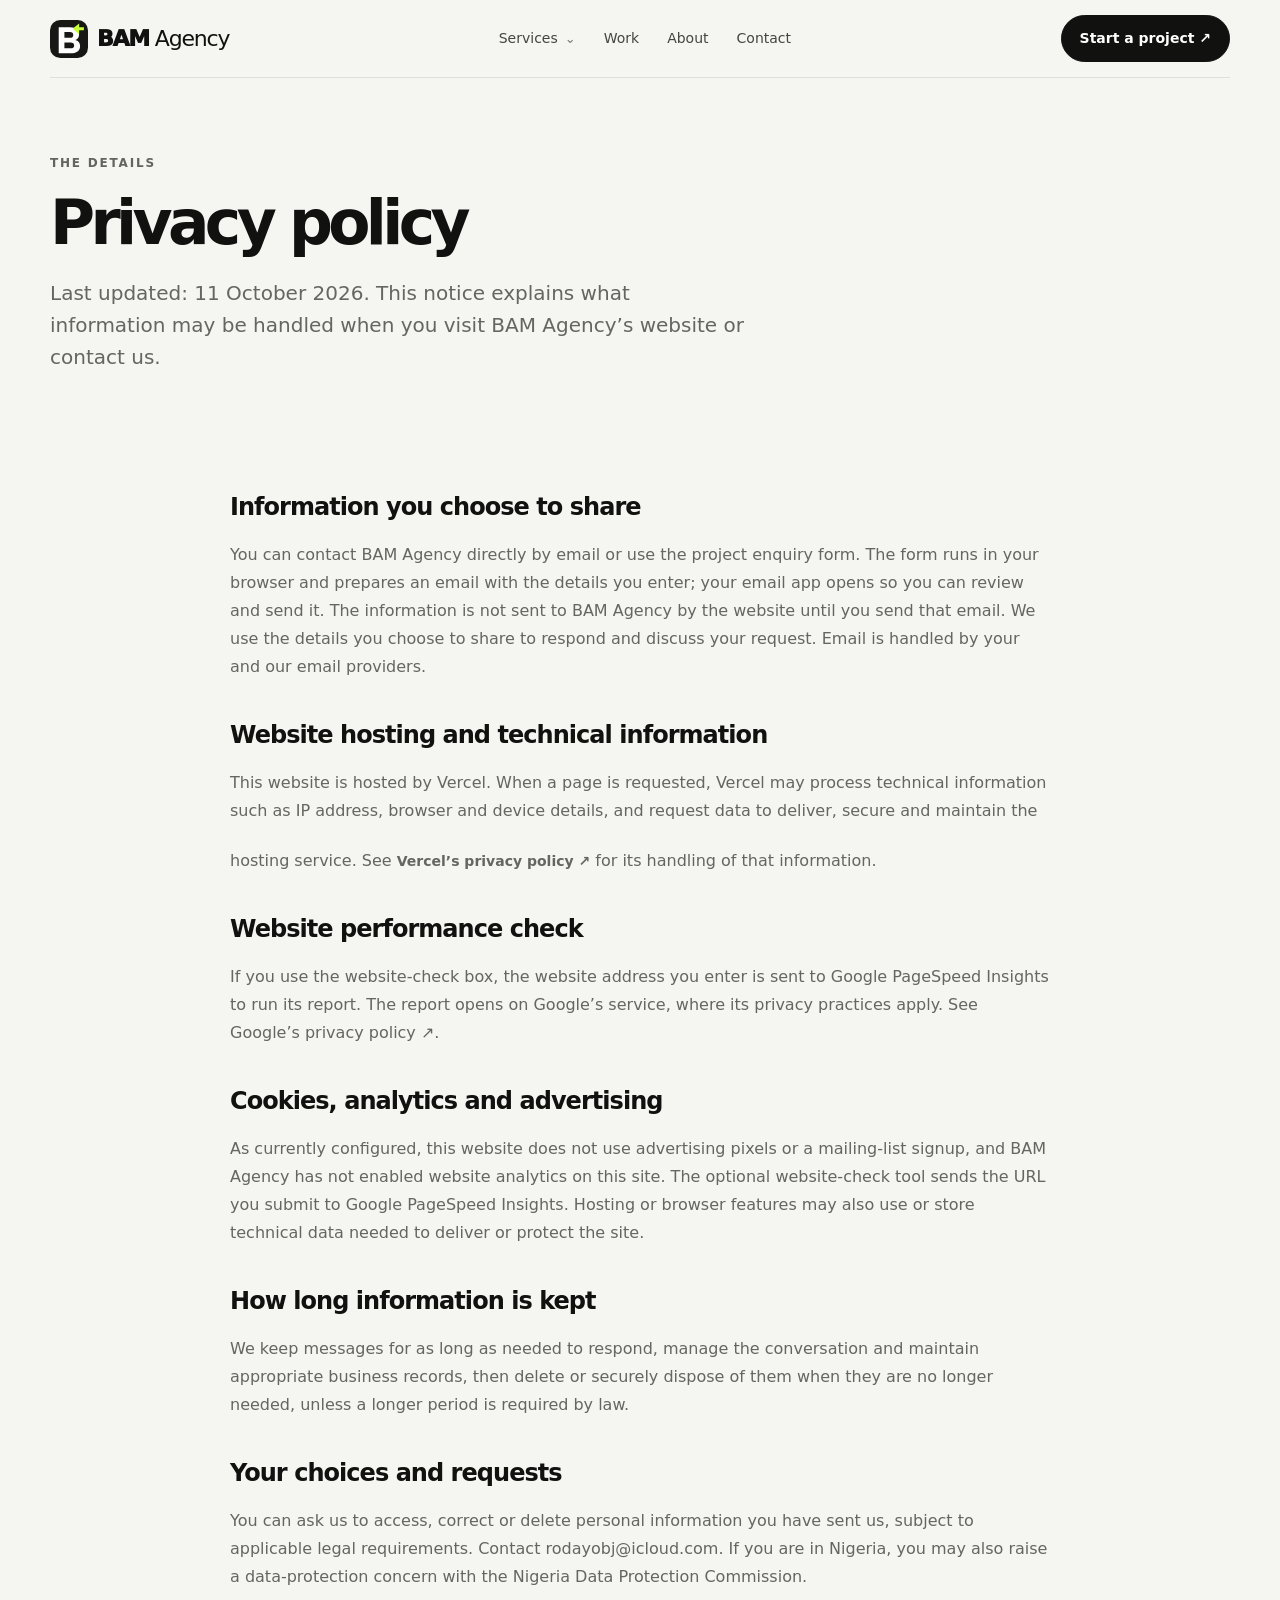
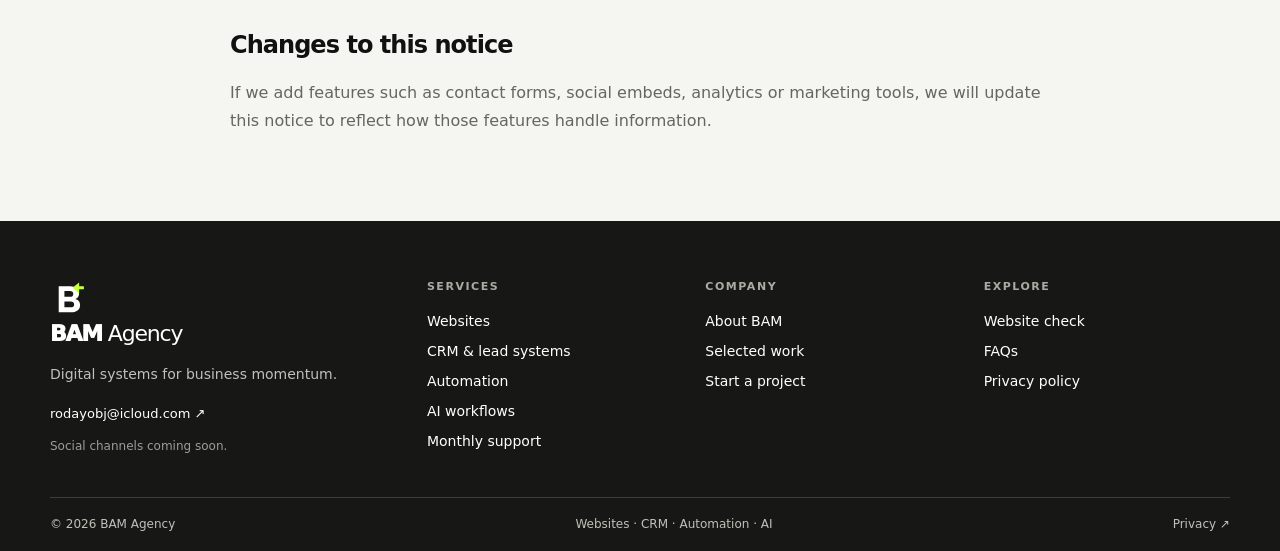
<file: New folder/mbjay-systems-site/assets/privacy.html>
<!doctype html>
<html lang="en">
<head>
  <meta charset="utf-8">
  <meta name="viewport" content="width=device-width,initial-scale=1">
  <title>Privacy policy — BAM Agency</title>
  <meta name="description" content="How BAM Agency handles information when you visit this website or contact us.">
  <link rel="stylesheet" href="styles.css">
</head>
<body>
  <header class="container nav">
    <a class="logo" href="index.html"><img class="logo-mark" src="assets/bam-agency-mark.svg" alt=""><span class="logo-wordmark"><strong>BAM</strong> Agency</span></a>
    <nav class="navlinks" aria-label="Main navigation">
      <details class="nav-dropdown">
        <summary>Services</summary>
        <div class="mega-panel">
          <div class="mega-top"><div><span class="eyebrow">BAM capabilities</span><p>Choose the part of your customer journey you want to strengthen.</p></div><a href="services.html">All services ↗</a></div>
          <div class="mega-grid">
            <a href="services.html#websites"><span>01</span><strong>Websites</strong><small>Present your offer and make the next step clear.</small></a>
            <a href="services.html#crm"><span>02</span><strong>CRM & leads</strong><small>Keep enquiries and opportunities organised.</small></a>
            <a href="services.html#automation"><span>03</span><strong>Automation</strong><small>Connect tools and reduce repeat admin.</small></a>
            <a href="services.html#ai-workflows"><span>04</span><strong>AI workflows</strong><small>Apply AI to a specific business process.</small></a>
          </div>
          <div class="mega-bottom"><span>Not sure where to start?</span><a href="contact.html">Tell us what’s getting in the way ↗</a></div>
        </div>
      </details>
      <a href="work.html">Work</a><a href="about.html">About</a><a href="contact.html">Contact</a>
    </nav>
    <a class="nav-cta" href="contact.html">Start a project ↗</a>
    <details class="mobile-nav"><summary aria-label="Open menu">Menu</summary><nav class="mobile-menu-panel" aria-label="Mobile navigation"><a href="services.html">Services</a><a href="work.html">Work</a><a href="about.html">About</a><a href="contact.html">Contact</a><a class="btn primary" href="contact.html">Start a project ↗</a></nav></details>
  </header>
  <main>
    <section class="container page-hero"><div class="eyebrow">The details</div><h1>Privacy policy</h1><p>Last updated: 11 October 2026. This notice explains what information may be handled when you visit BAM Agency’s website or contact us.</p></section>
    <article class="container policy-content">
      <h2>Information you choose to share</h2>
      <p>You can contact BAM Agency directly by email or use the project enquiry form. The form runs in your browser and prepares an email with the details you enter; your email app opens so you can review and send it. The information is not sent to BAM Agency by the website until you send that email. We use the details you choose to share to respond and discuss your request. Email is handled by your and our email providers.</p>
      <h2>Website hosting and technical information</h2>
      <p>This website is hosted by Vercel. When a page is requested, Vercel may process technical information such as IP address, browser and device details, and request data to deliver, secure and maintain the hosting service. See <a class="text-link" href="https://vercel.com/legal/privacy-policy" target="_blank" rel="noopener noreferrer">Vercel’s privacy policy ↗</a> for its handling of that information.</p>
      <h2>Website performance check</h2>
      <p>If you use the website-check box, the website address you enter is sent to Google PageSpeed Insights to run its report. The report opens on Google’s service, where its privacy practices apply. See <a href="https://policies.google.com/privacy" target="_blank" rel="noopener noreferrer">Google’s privacy policy ↗</a>.</p>
      <h2>Cookies, analytics and advertising</h2>
      <p>As currently configured, this website does not use advertising pixels or a mailing-list signup, and BAM Agency has not enabled website analytics on this site. The optional website-check tool sends the URL you submit to Google PageSpeed Insights. Hosting or browser features may also use or store technical data needed to deliver or protect the site.</p>
      <h2>How long information is kept</h2>
      <p>We keep messages for as long as needed to respond, manage the conversation and maintain appropriate business records, then delete or securely dispose of them when they are no longer needed, unless a longer period is required by law.</p>
      <h2>Your choices and requests</h2>
      <p>You can ask us to access, correct or delete personal information you have sent us, subject to applicable legal requirements. Contact <a href="mailto:rodayobj@icloud.com">rodayobj@icloud.com</a>. If you are in Nigeria, you may also raise a data-protection concern with the Nigeria Data Protection Commission.</p>
      <h2>Changes to this notice</h2>
      <p>If we add features such as contact forms, social embeds, analytics or marketing tools, we will update this notice to reflect how those features handle information.</p>
    </article>
  </main>
  <footer class="site-footer">
    <div class="container">
      <div class="footer-main">
        <div class="footer-brand"><a class="logo" href="index.html"><img class="logo-mark" src="assets/bam-agency-mark.svg" alt=""><span class="logo-wordmark"><strong>BAM</strong> Agency</span></a><p>Digital systems for business momentum.</p><a class="footer-email" href="mailto:rodayobj@icloud.com">rodayobj@icloud.com ↗</a><p class="social-note">Social channels coming soon.</p></div>
        <nav class="footer-group" aria-label="Services"><h2>Services</h2><a href="services.html#websites">Websites</a><a href="services.html#crm">CRM & lead systems</a><a href="services.html#automation">Automation</a><a href="services.html#ai-workflows">AI workflows</a><a href="index.html#ongoing-support">Monthly support</a></nav>
        <nav class="footer-group" aria-label="Company"><h2>Company</h2><a href="about.html">About BAM</a><a href="work.html">Selected work</a><a href="contact.html">Start a project</a></nav>
        <nav class="footer-group" aria-label="Explore"><h2>Explore</h2><a href="index.html#site-check">Website check</a><a href="about.html#faqs">FAQs</a><a href="privacy.html">Privacy policy</a></nav>
      </div>
      <div class="footer-bottom"><span>© 2026 BAM Agency</span><span>Websites · CRM · Automation · AI</span><a href="privacy.html">Privacy ↗</a></div>
    </div>
  </footer>
</body>
</html>
</file>
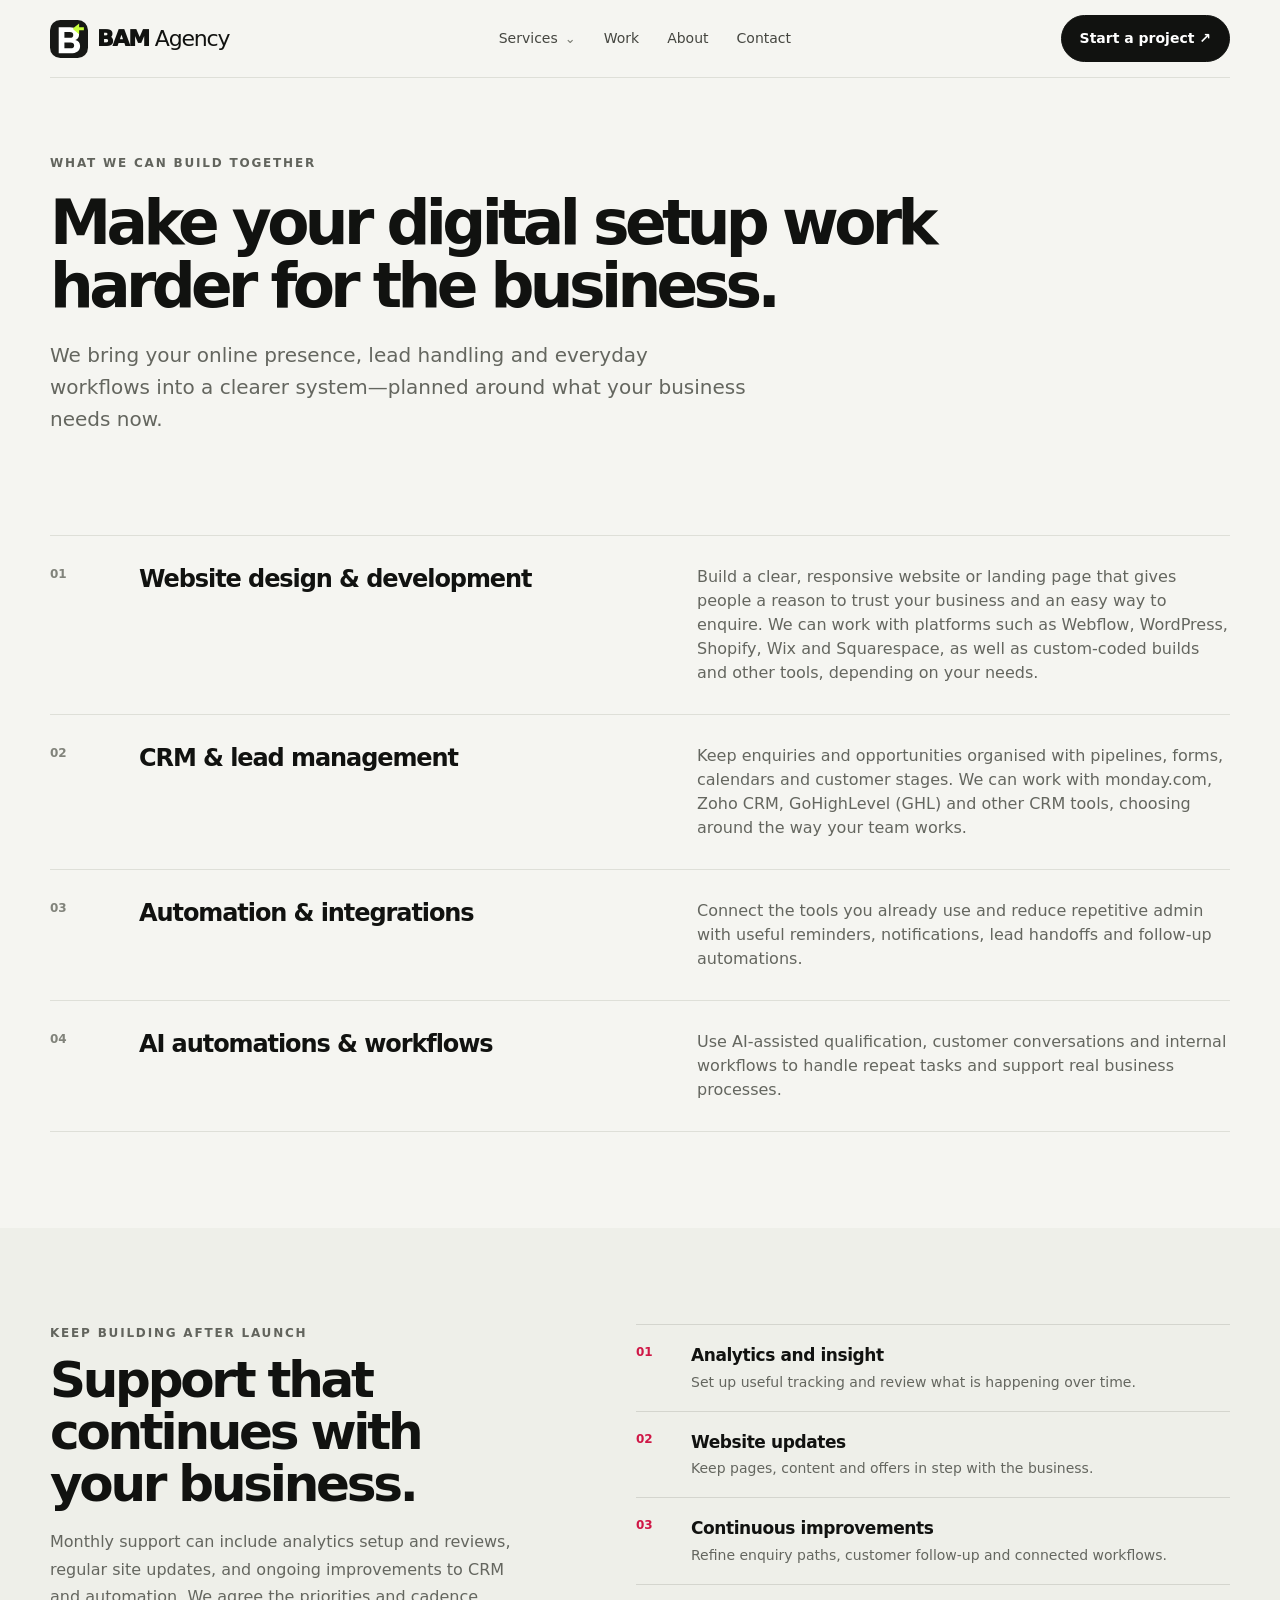
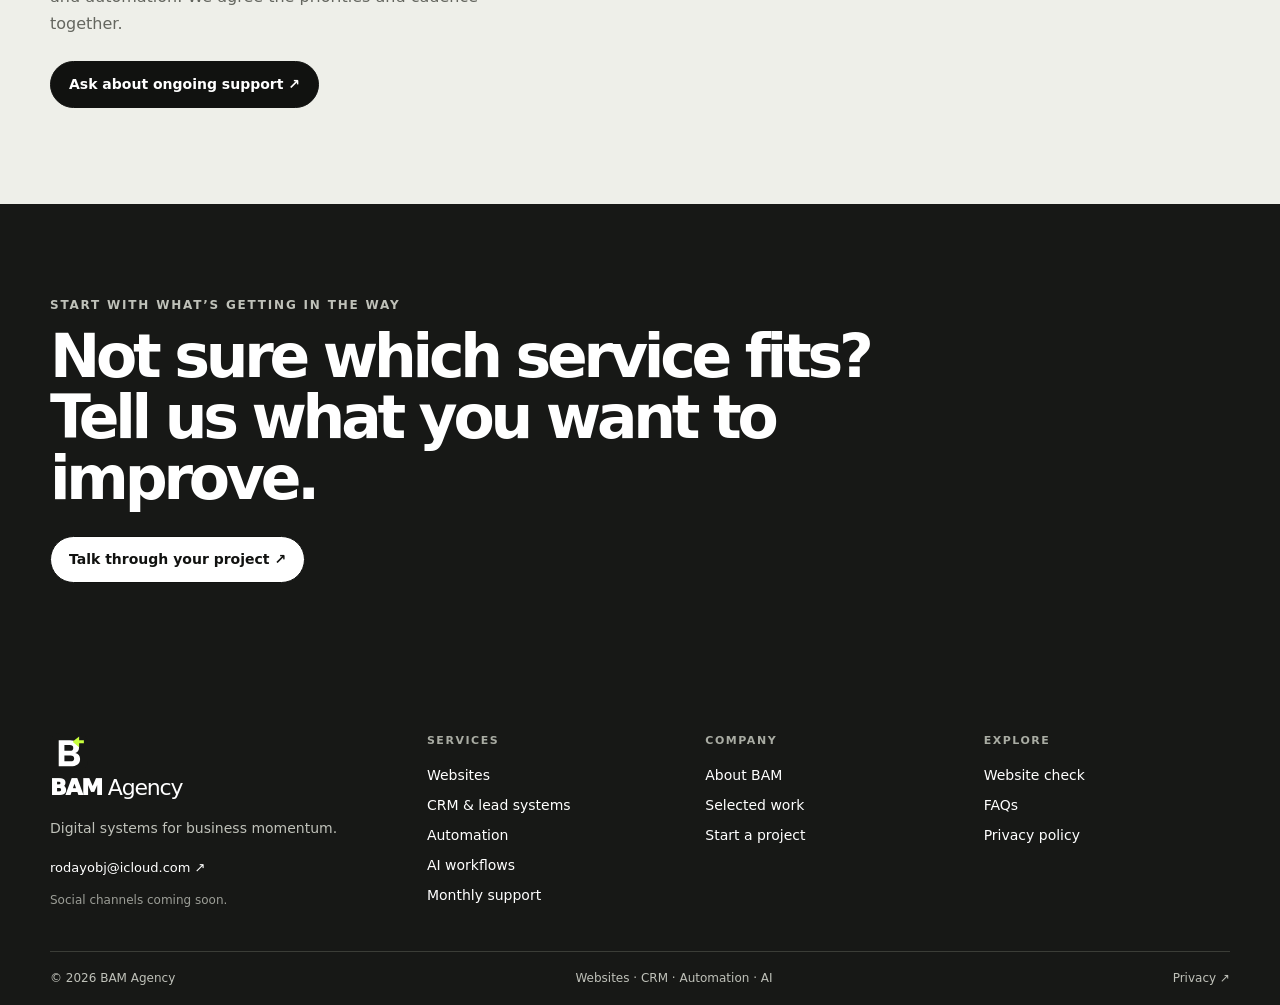
<file: New folder/mbjay-systems-site/assets/services.html>
<!doctype html>
<html lang="en">
<head>
  <meta charset="utf-8">
  <meta name="viewport" content="width=device-width,initial-scale=1">
  <title>Services — BAM Agency</title>
  <meta name="description" content="Websites, CRM, lead management and practical automation for startups and established businesses.">
  <link rel="stylesheet" href="styles.css">
</head>
<body>
  <header class="container nav">
    <a class="logo" href="index.html"><img class="logo-mark" src="assets/bam-agency-mark.svg" alt=""><span class="logo-wordmark"><strong>BAM</strong> Agency</span></a>
    <nav class="navlinks" aria-label="Main navigation">
      <details class="nav-dropdown">
        <summary>Services</summary>
        <div class="mega-panel">
          <div class="mega-top"><div><span class="eyebrow">BAM capabilities</span><p>Choose the part of your customer journey you want to strengthen.</p></div><a href="services.html">All services ↗</a></div>
          <div class="mega-grid">
            <a href="services.html#websites"><span>01</span><strong>Websites</strong><small>Present your offer and make the next step clear.</small></a>
            <a href="services.html#crm"><span>02</span><strong>CRM & leads</strong><small>Keep enquiries and opportunities organised.</small></a>
            <a href="services.html#automation"><span>03</span><strong>Automation</strong><small>Connect tools and reduce repeat admin.</small></a>
            <a href="services.html#ai-workflows"><span>04</span><strong>AI workflows</strong><small>Apply AI to a specific business process.</small></a>
          </div>
          <div class="mega-bottom"><span>Not sure where to start?</span><a href="contact.html">Tell us what’s getting in the way ↗</a></div>
        </div>
      </details>
      <a href="work.html">Work</a><a href="about.html">About</a><a href="contact.html">Contact</a>
    </nav>
    <a class="nav-cta" href="contact.html">Start a project ↗</a>
    <details class="mobile-nav"><summary aria-label="Open menu">Menu</summary><nav class="mobile-menu-panel" aria-label="Mobile navigation"><a href="services.html">Services</a><a href="work.html">Work</a><a href="about.html">About</a><a href="contact.html">Contact</a><a class="btn primary" href="contact.html">Start a project ↗</a></nav></details>
  </header>
  <main>
    <section class="container page-hero">
      <div class="eyebrow">What we can build together</div>
      <h1>Make your digital setup work harder for the business.</h1>
      <p>We bring your online presence, lead handling and everyday workflows into a clearer system—planned around what your business needs now.</p>
    </section>
    <section class="container section" style="padding-top:20px">
      <div class="service-row" id="websites"><div class="num">01</div><h3>Website design & development</h3><p>Build a clear, responsive website or landing page that gives people a reason to trust your business and an easy way to enquire. We can work with platforms such as Webflow, WordPress, Shopify, Wix and Squarespace, as well as custom-coded builds and other tools, depending on your needs.</p></div>
      <div class="service-row" id="crm"><div class="num">02</div><h3>CRM & lead management</h3><p>Keep enquiries and opportunities organised with pipelines, forms, calendars and customer stages. We can work with monday.com, Zoho CRM, GoHighLevel (GHL) and other CRM tools, choosing around the way your team works.</p></div>
      <div class="service-row" id="automation"><div class="num">03</div><h3>Automation & integrations</h3><p>Connect the tools you already use and reduce repetitive admin with useful reminders, notifications, lead handoffs and follow-up automations.</p></div>
      <div class="service-row" id="ai-workflows"><div class="num">04</div><h3>AI automations & workflows</h3><p>Use AI-assisted qualification, customer conversations and internal workflows to handle repeat tasks and support real business processes.</p></div>
    </section>
    <section class="ongoing-section">
      <div class="container section ongoing-layout">
        <div class="ongoing-copy"><div class="eyebrow">Keep building after launch</div><h2>Support that continues with your business.</h2><p>Monthly support can include analytics setup and reviews, regular site updates, and ongoing improvements to CRM and automation. We agree the priorities and cadence together.</p><a class="btn primary" href="contact.html">Ask about ongoing support ↗</a></div>
        <div class="ongoing-list">
          <article><span>01</span><div><h3>Analytics and insight</h3><p>Set up useful tracking and review what is happening over time.</p></div></article>
          <article><span>02</span><div><h3>Website updates</h3><p>Keep pages, content and offers in step with the business.</p></div></article>
          <article><span>03</span><div><h3>Continuous improvements</h3><p>Refine enquiry paths, customer follow-up and connected workflows.</p></div></article>
        </div>
      </div>
    </section>
    <section class="dark">
      <div class="container cta">
        <div class="eyebrow">Start with what’s getting in the way</div>
        <h2>Not sure which service fits? Tell us what you want to improve.</h2>
        <a class="btn" href="contact.html">Talk through your project ↗</a>
      </div>
    </section>
  </main>
  <footer class="site-footer">
    <div class="container">
      <div class="footer-main">
        <div class="footer-brand"><a class="logo" href="index.html"><img class="logo-mark" src="assets/bam-agency-mark.svg" alt=""><span class="logo-wordmark"><strong>BAM</strong> Agency</span></a><p>Digital systems for business momentum.</p><a class="footer-email" href="mailto:rodayobj@icloud.com">rodayobj@icloud.com ↗</a><p class="social-note">Social channels coming soon.</p></div>
        <nav class="footer-group" aria-label="Services"><h2>Services</h2><a href="services.html#websites">Websites</a><a href="services.html#crm">CRM & lead systems</a><a href="services.html#automation">Automation</a><a href="services.html#ai-workflows">AI workflows</a><a href="index.html#ongoing-support">Monthly support</a></nav>
        <nav class="footer-group" aria-label="Company"><h2>Company</h2><a href="about.html">About BAM</a><a href="work.html">Selected work</a><a href="contact.html">Start a project</a></nav>
        <nav class="footer-group" aria-label="Explore"><h2>Explore</h2><a href="index.html#site-check">Website check</a><a href="about.html#faqs">FAQs</a><a href="privacy.html">Privacy policy</a></nav>
      </div>
      <div class="footer-bottom"><span>© 2026 BAM Agency</span><span>Websites · CRM · Automation · AI</span><a href="privacy.html">Privacy ↗</a></div>
    </div>
  </footer>
</body>
</html>
</file>
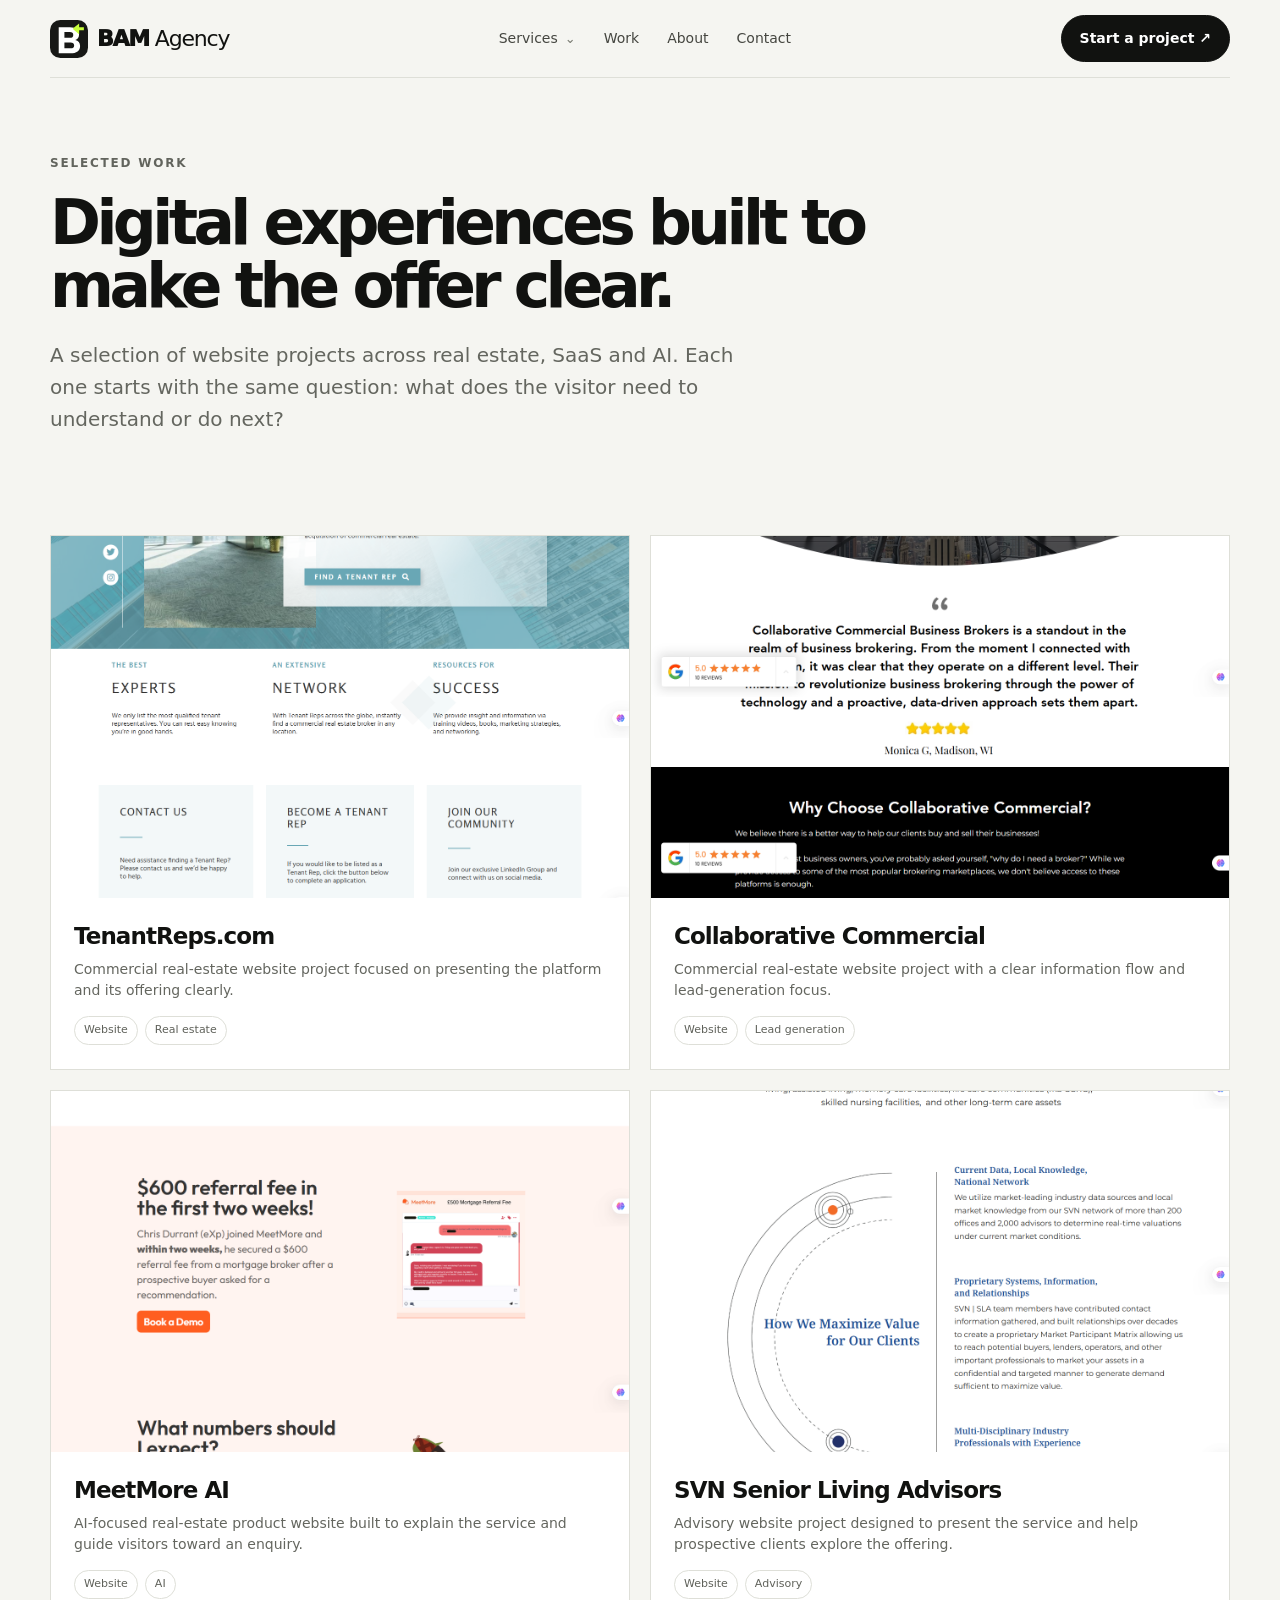
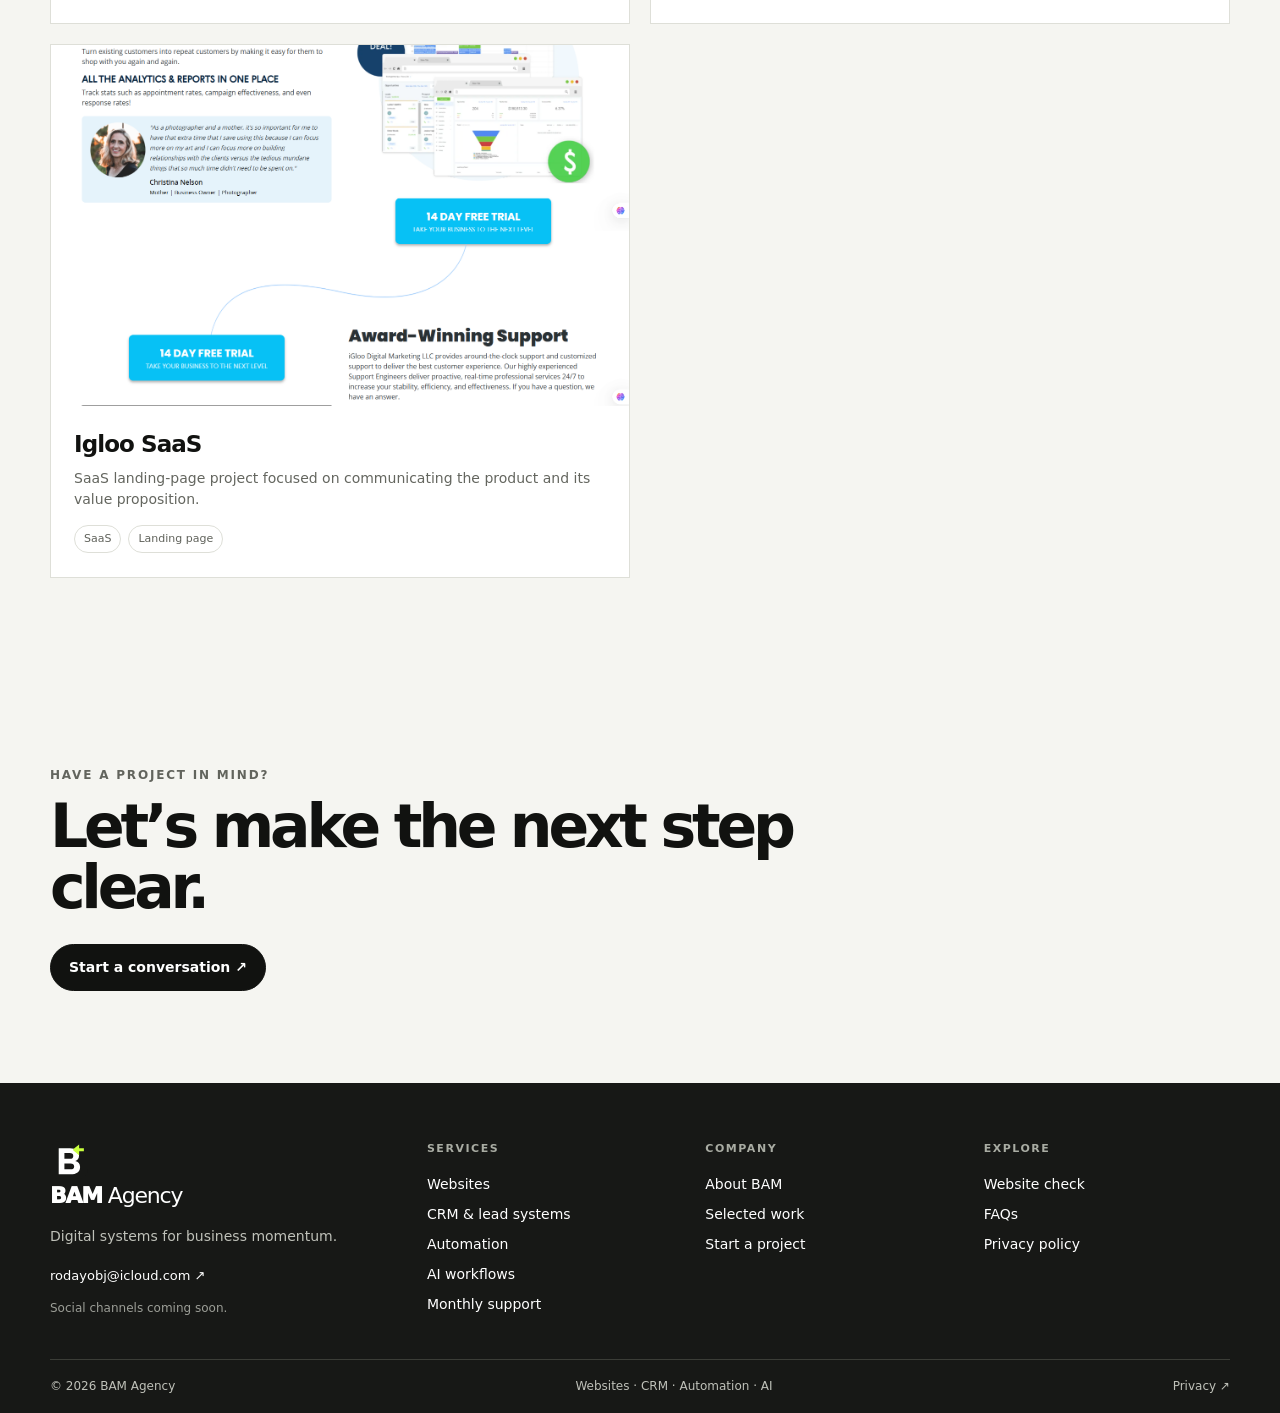
<file: New folder/mbjay-systems-site/assets/work.html>
<!doctype html>
<html lang="en">
<head>
  <meta charset="utf-8">
  <meta name="viewport" content="width=device-width,initial-scale=1">
  <title>Selected work — BAM Agency</title>
  <meta name="description" content="A selection of website and digital experience projects from BAM Agency.">
  <link rel="stylesheet" href="styles.css">
</head>
<body>
  <header class="container nav">
    <a class="logo" href="index.html"><img class="logo-mark" src="assets/bam-agency-mark.svg" alt=""><span class="logo-wordmark"><strong>BAM</strong> Agency</span></a>
    <nav class="navlinks" aria-label="Main navigation">
      <details class="nav-dropdown">
        <summary>Services</summary>
        <div class="mega-panel">
          <div class="mega-top"><div><span class="eyebrow">BAM capabilities</span><p>Choose the part of your customer journey you want to strengthen.</p></div><a href="services.html">All services ↗</a></div>
          <div class="mega-grid">
            <a href="services.html#websites"><span>01</span><strong>Websites</strong><small>Present your offer and make the next step clear.</small></a>
            <a href="services.html#crm"><span>02</span><strong>CRM & leads</strong><small>Keep enquiries and opportunities organised.</small></a>
            <a href="services.html#automation"><span>03</span><strong>Automation</strong><small>Connect tools and reduce repeat admin.</small></a>
            <a href="services.html#ai-workflows"><span>04</span><strong>AI workflows</strong><small>Apply AI to a specific business process.</small></a>
          </div>
          <div class="mega-bottom"><span>Not sure where to start?</span><a href="contact.html">Tell us what’s getting in the way ↗</a></div>
        </div>
      </details>
      <a href="work.html">Work</a><a href="about.html">About</a><a href="contact.html">Contact</a>
    </nav>
    <a class="nav-cta" href="contact.html">Start a project ↗</a>
    <details class="mobile-nav"><summary aria-label="Open menu">Menu</summary><nav class="mobile-menu-panel" aria-label="Mobile navigation"><a href="services.html">Services</a><a href="work.html">Work</a><a href="about.html">About</a><a href="contact.html">Contact</a><a class="btn primary" href="contact.html">Start a project ↗</a></nav></details>
  </header>
  <main>
    <section class="container page-hero">
      <div class="eyebrow">Selected work</div>
      <h1>Digital experiences built to make the offer clear.</h1>
      <p>A selection of website projects across real estate, SaaS and AI. Each one starts with the same question: what does the visitor need to understand or do next?</p>
    </section>
    <section class="container section" style="padding-top:20px">
      <div class="work-grid">
        <article class="work-card" id="tenantreps"><div class="work-image"><img src="assets/tenantreps.png" alt="TenantReps.com website screenshot"></div><div class="work-copy"><h3>TenantReps.com</h3><p>Commercial real-estate website project focused on presenting the platform and its offering clearly.</p><div class="tags"><span class="tag">Website</span><span class="tag">Real estate</span></div></div></article>
        <article class="work-card" id="collaborative"><div class="work-image"><img src="assets/collaborative-commercial.png" alt="Collaborative Commercial website screenshot"></div><div class="work-copy"><h3>Collaborative Commercial</h3><p>Commercial real-estate website project with a clear information flow and lead-generation focus.</p><div class="tags"><span class="tag">Website</span><span class="tag">Lead generation</span></div></div></article>
        <article class="work-card" id="meetmore"><div class="work-image"><img src="assets/meetmore-ai.png" alt="MeetMore AI website screenshot"></div><div class="work-copy"><h3>MeetMore AI</h3><p>AI-focused real-estate product website built to explain the service and guide visitors toward an enquiry.</p><div class="tags"><span class="tag">Website</span><span class="tag">AI</span></div></div></article>
        <article class="work-card" id="svn"><div class="work-image"><img src="assets/svn-senior-living.png" alt="SVN Senior Living Advisors website screenshot"></div><div class="work-copy"><h3>SVN Senior Living Advisors</h3><p>Advisory website project designed to present the service and help prospective clients explore the offering.</p><div class="tags"><span class="tag">Website</span><span class="tag">Advisory</span></div></div></article>
        <article class="work-card" id="igloo"><div class="work-image"><img src="assets/igloo-saas.png" alt="Igloo SaaS website screenshot"></div><div class="work-copy"><h3>Igloo SaaS</h3><p>SaaS landing-page project focused on communicating the product and its value proposition.</p><div class="tags"><span class="tag">SaaS</span><span class="tag">Landing page</span></div></div></article>
      </div>
    </section>
    <section class="container cta"><div class="eyebrow">Have a project in mind?</div><h2>Let’s make the next step clear.</h2><a class="btn primary" href="contact.html">Start a conversation ↗</a></section>
  </main>
  <footer class="site-footer">
    <div class="container">
      <div class="footer-main">
        <div class="footer-brand"><a class="logo" href="index.html"><img class="logo-mark" src="assets/bam-agency-mark.svg" alt=""><span class="logo-wordmark"><strong>BAM</strong> Agency</span></a><p>Digital systems for business momentum.</p><a class="footer-email" href="mailto:rodayobj@icloud.com">rodayobj@icloud.com ↗</a><p class="social-note">Social channels coming soon.</p></div>
        <nav class="footer-group" aria-label="Services"><h2>Services</h2><a href="services.html#websites">Websites</a><a href="services.html#crm">CRM & lead systems</a><a href="services.html#automation">Automation</a><a href="services.html#ai-workflows">AI workflows</a><a href="index.html#ongoing-support">Monthly support</a></nav>
        <nav class="footer-group" aria-label="Company"><h2>Company</h2><a href="about.html">About BAM</a><a href="work.html">Selected work</a><a href="contact.html">Start a project</a></nav>
        <nav class="footer-group" aria-label="Explore"><h2>Explore</h2><a href="index.html#site-check">Website check</a><a href="about.html#faqs">FAQs</a><a href="privacy.html">Privacy policy</a></nav>
      </div>
      <div class="footer-bottom"><span>© 2026 BAM Agency</span><span>Websites · CRM · Automation · AI</span><a href="privacy.html">Privacy ↗</a></div>
    </div>
  </footer>
</body>
</html>
</file>
<file: New folder/mbjay-systems-site/styles.css>
:root {
  --bg: #f5f5f1;
  --surface: #fff;
  --ink: #111210;
  --muted: #64665f;
  --line: #dedfd8;
  --accent: #c8ff3d;
  --dark: #171816;
  --max: 1180px;
}

* { box-sizing: border-box; }
html { scroll-behavior: smooth; }
body {
  margin: 0;
  background: var(--bg);
  color: var(--ink);
  font-family: Inter, ui-sans-serif, system-ui, -apple-system, BlinkMacSystemFont, "Segoe UI", sans-serif;
  line-height: 1.5;
}
a { color: inherit; text-decoration: none; }
.sr-only { position: absolute; width: 1px; height: 1px; padding: 0; margin: -1px; overflow: hidden; clip: rect(0, 0, 0, 0); white-space: nowrap; border: 0; }
a:focus-visible, summary:focus-visible { outline: 3px solid #84b900; outline-offset: 4px; }
.container { width: min(calc(100% - 48px), var(--max)); margin-inline: auto; }

.nav {
  min-height: 78px;
  display: flex;
  align-items: center;
  justify-content: space-between;
  gap: 24px;
  border-bottom: 1px solid var(--line);
  position: relative;
  z-index: 5;
}
.logo { display: inline-flex; align-items: center; gap: 9px; font-size: 22px; font-weight: 500; letter-spacing: -.055em; white-space: nowrap; }
.logo-mark { display: block; width: 38px; height: 38px; flex: 0 0 auto; }
.logo-wordmark strong { font-weight: 950; }
.navlinks { display: flex; align-items: center; gap: 28px; color: #454640; font-size: 14px; }
.navlinks a { transition: color .18s ease; }
.navlinks a:hover { color: #cf1746; text-decoration: underline; text-underline-offset: 4px; }
.nav-dropdown { position: relative; }
.nav-dropdown summary { display: flex; align-items: center; gap: 7px; cursor: pointer; list-style: none; transition: color .18s ease; }
.nav-dropdown summary::-webkit-details-marker { display: none; }
.nav-dropdown[open] summary, .nav-dropdown summary:hover { color: #cf1746; }
.mega-panel { position: absolute; top: calc(100% + 8px); left: 50%; z-index: 20; display: none; width: min(690px, calc(100vw - 40px)); padding: 22px; transform: translateX(-38%); border: 1px solid var(--line); border-radius: 12px; background: var(--surface); color: var(--ink); box-shadow: 0 20px 60px #1112; }
.nav-dropdown[open] .mega-panel { display: block; }
.mega-top { display: flex; align-items: center; justify-content: space-between; gap: 18px; padding-bottom: 15px; border-bottom: 1px solid var(--line); }
.mega-top .eyebrow { font-size: 10px; }
.mega-top p { margin: 4px 0 0; color: var(--muted); font-size: 13px; }
.mega-top > a, .mega-bottom > a { color: #cf1746; font-size: 12px; font-weight: 800; white-space: nowrap; }
.mega-grid { display: grid; grid-template-columns: 1fr 1fr; gap: 7px; padding: 14px 0; }
.mega-grid > a { display: grid; grid-template-columns: 28px 1fr; gap: 2px 10px; padding: 12px; border: 1px solid transparent; border-radius: 8px; transition: background-color .18s ease, border-color .18s ease, transform .18s ease; }
.mega-grid > a:hover { transform: translateY(-2px); border-color: #f0c4cf; background: #fff5f7; text-decoration: none; }
.mega-grid > a > span { grid-row: span 2; color: #cf1746; font-size: 11px; font-weight: 850; }
.mega-grid strong { font-size: 14px; }
.mega-grid small { color: var(--muted); font-size: 11px; line-height: 1.5; }
.mega-bottom { display: flex; justify-content: space-between; gap: 16px; padding-top: 13px; border-top: 1px solid var(--line); color: var(--muted); font-size: 12px; }
.nav-cta, .btn {
  min-height: 46px;
  display: inline-flex;
  align-items: center;
  justify-content: center;
  gap: 8px;
  padding: 12px 18px;
  border: 1px solid var(--ink);
  border-radius: 999px;
  font-weight: 750;
  font-size: 14px;
  transition: transform .18s ease, background-color .18s ease, color .18s ease, border-color .18s ease;
}
.nav-cta, .btn.primary { background: var(--ink); color: #fff; }
.nav-cta:hover, .btn:hover { transform: translateY(-2px); }
.nav-cta:hover, .btn.primary:hover { border-color: #cf1746; background: #cf1746; color: #fff; }
.btn.secondary { background: transparent; }
.btn.secondary:hover { border-color: #cf1746; background: #cf1746; color: #fff; }
.mobile-nav { display: none; }

.hero { padding: 72px 0 68px; }
.hero-layout { display: grid; grid-template-columns: minmax(0, 1.5fr) minmax(280px, .7fr); gap: clamp(32px, 7vw, 100px); align-items: center; }
.eyebrow { color: #62645d; text-transform: uppercase; letter-spacing: .15em; font-size: 12px; font-weight: 850; }
.hero-copy > .eyebrow { display: flex; align-items: center; gap: 10px; }
.hero-copy > .eyebrow::before { content: ""; width: 22px; height: 2px; flex: 0 0 auto; background: #cf1746; }
.hero h1, .page-hero h1 {
  max-width: 850px;
  margin: 20px 0 22px;
  font-size: clamp(48px, 5.8vw, 74px);
  line-height: .98;
  letter-spacing: -.075em;
}
.page-hero h1 { max-width: 900px; font-size: clamp(40px, 4.4vw, 56px); line-height: 1.04; }
.hero h1 em { color: #cf1746; font-style: normal; text-decoration: none; }
.hero-copy > p, .page-hero > p { max-width: 650px; color: var(--muted); font-size: clamp(17px, 1.8vw, 20px); line-height: 1.6; }
.hero-note { display: flex; align-items: center; gap: 9px; margin-top: 25px; color: #53554f; font-size: 12px; font-weight: 650; }
.hero-note::before { content: "✳"; color: #cf1746; font-size: 14px; }
.actions { display: flex; flex-wrap: wrap; gap: 12px; margin-top: 30px; }
.hero-board { position: relative; isolation: isolate; overflow: hidden; padding: 25px; border: 1px solid #373933; border-radius: 14px; background: linear-gradient(145deg, #191a18 0%, #242520 100%); color: #fff; box-shadow: 10px 10px 0 var(--accent); }
.hero-board::before { content: ""; position: absolute; z-index: -1; top: -82px; right: -58px; width: 190px; height: 190px; border: 1px solid #c8ff3d30; border-radius: 50%; box-shadow: 0 0 0 22px #c8ff3d08, 0 0 70px #c8ff3d13; }
.board-top { display: flex; align-items: center; justify-content: space-between; padding-bottom: 20px; border-bottom: 1px solid #3b3d37; }
.board-top span:first-child { color: #bfc1b9; font-size: 12px; text-transform: uppercase; letter-spacing: .12em; }
.board-mark { width: 28px; height: 28px; display: grid; place-items: center; border-radius: 50%; background: var(--accent); color: var(--ink); font-weight: 900; }
.journey { display: grid; gap: 0; padding-top: 8px; }
.journey-step { display: grid; grid-template-columns: 42px 1fr; align-items: center; gap: 12px; min-height: 78px; border-bottom: 1px solid #3b3d37; }
.journey-step:last-child { border-bottom: 0; }
.journey-step b { color: var(--accent); font-size: 12px; }
.journey-step span { font-size: 16px; font-weight: 700; }
.journey-caption { margin: 4px 0 0; color: #bfc1b9; font-size: 13px; }

.ticker { padding: 17px 0; border-block: 1px solid var(--line); color: #5e6059; font-size: 12px; font-weight: 750; letter-spacing: .08em; }
.ticker .container { display: flex; flex-wrap: wrap; gap: 8px 34px; }
.ticker span::before { content: "✳"; margin-right: 9px; color: #85a916; }
.section { padding: 96px 0; }
.section-head { display: flex; align-items: end; justify-content: space-between; gap: 32px; margin-bottom: 38px; }
.section h2, .section-head h2 { max-width: 730px; margin: 10px 0 0; font-size: clamp(34px, 4.2vw, 52px); line-height: 1.02; letter-spacing: -.065em; }
.section-head > p { max-width: 430px; margin: 0; color: var(--muted); font-size: 16px; }
.grid3 { display: grid; grid-template-columns: repeat(3, 1fr); gap: 14px; }
.card { min-height: 235px; padding: 25px; background: var(--surface); border: 1px solid var(--line); transition: transform .2s ease, border-color .2s ease, box-shadow .2s ease; }
.card:hover { transform: translateY(-4px); border-color: #cf1746; box-shadow: 0 12px 28px #11111110; }
.num { color: #81837b; font-size: 12px; font-weight: 700; }
.card h3 { margin: 48px 0 9px; font-size: 22px; letter-spacing: -.045em; }
.card p { margin: 0; color: var(--muted); font-size: 15px; }
.text-link { display: inline-flex; gap: 8px; align-items: center; margin-top: 24px; font-size: 14px; font-weight: 800; text-underline-offset: 4px; transition: color .18s ease; }
.text-link:hover { color: #cf1746; text-decoration: underline; }

.work-grid { display: grid; grid-template-columns: repeat(2, 1fr); gap: 20px; }
.work-card { overflow: hidden; background: var(--surface); border: 1px solid var(--line); transition: transform .2s ease, box-shadow .2s ease; }
a.work-card:hover { transform: translateY(-4px); box-shadow: 0 12px 30px #11111110; }
.work-image { overflow: hidden; aspect-ratio: 16 / 10; background: #e8e8e2; }
.work-image img { display: block; width: 100%; height: 100%; object-fit: cover; transition: transform .45s ease; }
.work-card:hover .work-image img { transform: scale(1.025); }
.work-copy { padding: 21px 23px 24px; }
.work-copy h3 { margin: 0 0 6px; font-size: 23px; letter-spacing: -.04em; }
.work-copy p { margin: 0 0 15px; color: var(--muted); font-size: 14px; }
.tags { display: flex; flex-wrap: wrap; gap: 7px; }
.tag { padding: 5px 9px; border: 1px solid var(--line); border-radius: 999px; color: #5f615a; font-size: 11px; }

.dark { background: var(--dark); color: #fff; }
.dark .eyebrow { color: #bfc1b9; }
.dark p { color: #bfc1b9; }
.dark .section-head > p { color: #bfc1b9; }
.dark .btn { background: #fff; color: var(--ink); }
.dark .btn:hover { background: var(--accent); }
.pillars { display: grid; grid-template-columns: repeat(2, 1fr); gap: 14px; }
.pillar { min-height: 270px; padding: 25px; background: var(--surface); border: 1px solid var(--line); transition: transform .2s ease, border-color .2s ease, background-color .2s ease, color .2s ease; }
.pillar:hover { transform: translateY(-4px); border-color: #cf1746; }
.pillar:nth-child(4) { background: var(--dark); color: #fff; }
.pillar-kicker { color: #777970; font-size: 10px; font-weight: 850; letter-spacing: .13em; }
.pillar h3 { margin: 19px 0 12px; font-size: clamp(30px, 3.5vw, 42px); line-height: 1; letter-spacing: -.065em; }
.pillar h3 span { color: #cf1746; }
.pillar > strong { display: block; font-size: 16px; }
.pillar > p { max-width: 520px; margin: 8px 0 20px; color: var(--muted); font-size: 14px; }
.pillar:nth-child(4) > p { color: #bfc1b9; }
.pillar:nth-child(4) .pillar-kicker { color: #bfc1b9; }
.pillar-tags { display: flex; flex-wrap: wrap; gap: 7px; }
.pillar-tags span { padding: 5px 9px; border: 1px solid var(--line); border-radius: 999px; color: #62645d; font-size: 10px; }
.pillar:nth-child(4) .pillar-tags span { border-color: #4a4c46; color: #d2d4cd; }
.project-steps { display: grid; grid-template-columns: repeat(3, 1fr); gap: 12px; }
.project-step { display: grid; grid-template-columns: 58px 1fr; gap: 14px; min-height: 150px; padding: 20px; border: 1px solid #3b3d37; background: #1d1e1c; transition: transform .2s ease, border-color .2s ease, background-color .2s ease; }
.project-step:hover { transform: translateY(-3px); border-color: #cf1746; background: #252624; }
.project-step > span { color: var(--accent); font-size: 25px; font-weight: 900; letter-spacing: -.06em; }
.project-step h3 { margin: 2px 0 6px; font-size: 18px; letter-spacing: -.03em; }
.project-step p { margin: 0; color: #bfc1b9; font-size: 13px; }
.site-check { background: #0f100f; color: #fff; }
.site-check-panel { display: grid; grid-template-columns: 1fr 1fr; gap: 38px; align-items: center; padding: clamp(24px, 5vw, 48px); border: 1px solid #393a38; border-radius: 18px; background: radial-gradient(ellipse at 90% 40%, #3a101f 0%, #171816 52%); }
.site-check .eyebrow { color: #ff698a; }
.site-check h2 { max-width: 600px; margin: 13px 0 10px; font-size: clamp(30px, 3.8vw, 44px); line-height: 1.04; letter-spacing: -.06em; }
.site-check-copy p { max-width: 520px; margin: 0; color: #c5c6c1; font-size: 15px; }
.site-check-form { display: flex; gap: 8px; padding: 6px; border: 1px solid #51514e; border-radius: 999px; background: #252624; }
.site-check-form input { flex: 1; min-width: 0; padding: 10px 14px; border: 0; outline: 0; background: transparent; color: #fff; font: inherit; }
.site-check-form input::placeholder { color: #a6a7a2; }
.site-check-form input:focus-visible { outline: 2px solid #ff698a; border-radius: 999px; }
.site-check-form button { min-height: 44px; padding: 0 18px; border: 0; border-radius: 999px; background: #cf1746; color: #fff; font: inherit; font-size: 13px; font-weight: 800; cursor: pointer; transition: background-color .18s ease, transform .18s ease; }
.site-check-form button:hover { transform: translateY(-1px); background: #ec265b; }
.site-check-note { margin: 13px 0 0; color: #bfc1b9; font-size: 11px; }
.site-check-note a { color: #ff698a; text-decoration: underline; text-underline-offset: 3px; }

.cta { padding: 92px 0; }
.cta h2 { max-width: 900px; margin: 12px 0 26px; font-size: clamp(38px, 4.8vw, 60px); line-height: 1.02; letter-spacing: -.07em; }
.page-hero { padding: 76px 0 60px; }
.page-hero h1 { max-width: 950px; }
.page-hero > p { max-width: 700px; }
.about-grid { display: grid; grid-template-columns: 1.1fr .9fr; gap: clamp(36px, 8vw, 100px); }
.about-copy { max-width: 640px; font-size: clamp(19px, 2.1vw, 23px); line-height: 1.5; }
.about-list { border-top: 1px solid #3b3d37; }
.about-list div { display: flex; justify-content: space-between; gap: 20px; padding: 17px 0; border-bottom: 1px solid #3b3d37; color: #d3d4ce; font-size: 14px; }
.about-list strong { color: var(--accent); }
.service-row { display: grid; grid-template-columns: 64px 1fr 1fr; gap: 25px; align-items: start; padding: 29px 0; border-top: 1px solid var(--line); }
.service-row:last-child { border-bottom: 1px solid var(--line); }
.service-row { transition: padding .2s ease, border-color .2s ease; }
.service-row:hover { padding-left: 10px; border-color: #cf1746; }
.service-row h3 { margin: 0; font-size: 24px; line-height: 1.2; letter-spacing: -.045em; }
.service-row p { margin: 0; color: var(--muted); }
.service-detail-section { padding-top: 16px; }
.service-detail-intro { display: grid; grid-template-columns: minmax(0, 1fr) minmax(250px, .7fr); column-gap: clamp(24px, 6vw, 72px); align-items: end; margin-bottom: 30px; }
.service-detail-intro .eyebrow { grid-column: 1 / -1; }
.service-detail-intro h2 { max-width: 580px; margin: 10px 0 0; font-size: clamp(32px, 3.7vw, 44px); line-height: 1.04; letter-spacing: -.06em; }
.service-detail-intro > p { max-width: 430px; margin: 0 0 3px; color: var(--muted); font-size: 15px; line-height: 1.65; }
.service-detail-grid { display: grid; grid-template-columns: repeat(2, minmax(0, 1fr)); gap: 16px; }
.service-detail-card { display: flex; flex-direction: column; min-width: 0; padding: clamp(21px, 2.6vw, 30px); border: 1px solid var(--line); border-radius: 10px; background: var(--surface); transition: transform .2s ease, border-color .2s ease, box-shadow .2s ease; scroll-margin-top: 24px; }
.service-detail-card:hover { transform: translateY(-3px); border-color: #cf1746; box-shadow: 0 14px 32px #1111110c; }
.service-card-top { display: flex; align-items: center; gap: 12px; margin-bottom: 20px; }
.service-index { display: grid; width: 38px; height: 38px; flex: 0 0 auto; place-items: center; border-radius: 50%; background: #cf1746; color: #fff; font-size: 12px; font-weight: 850; }
.service-category { color: #777970; font-size: 10px; font-weight: 850; letter-spacing: .13em; text-transform: uppercase; }
.service-detail-card h3 { margin: 0 0 8px; font-size: 24px; line-height: 1.15; letter-spacing: -.045em; }
.service-card-lead { margin: 0 0 12px; color: #33342f; font-size: 16px; font-weight: 700; line-height: 1.5; }
.service-detail-card > p:not(.service-card-lead) { margin: 0; color: var(--muted); font-size: 14px; line-height: 1.7; }
.service-detail-card h4 { margin: 22px 0 8px; color: #777970; font-size: 10px; font-weight: 850; letter-spacing: .12em; text-transform: uppercase; }
.service-detail-card ul { display: grid; gap: 7px; margin: 0; padding: 0; list-style: none; color: #4e5049; font-size: 13px; line-height: 1.55; }
.service-detail-card li { position: relative; padding-left: 17px; }
.service-detail-card li::before { content: "✓"; position: absolute; left: 0; color: #cf1746; font-weight: 850; }
.service-platforms { display: flex; flex-wrap: wrap; gap: 6px; margin-top: 18px; }
.service-platforms span { padding: 5px 9px; border: 1px solid var(--line); border-radius: 999px; color: #5f615a; font-size: 10px; line-height: 1.3; }
.service-card-link { display: inline-flex; align-items: center; gap: 7px; align-self: flex-start; margin-top: auto; padding-top: 22px; color: #b20d39; font-size: 13px; font-weight: 800; text-underline-offset: 4px; }
.service-card-link:hover { text-decoration: underline; }
.contact-grid { display: grid; grid-template-columns: 1.2fr .8fr; gap: 16px; }
.contact-box { padding: 30px; background: var(--surface); border: 1px solid var(--line); }
.contact-box h2 { margin: 30px 0 10px; font-size: 30px; line-height: 1.04; letter-spacing: -.055em; }
.contact-box p { color: var(--muted); }
.proposal-form { margin-top: 22px; }
.proposal-fields { display: grid; grid-template-columns: 1fr 1fr; gap: 16px 13px; }
.proposal-fields label { display: grid; gap: 6px; color: #55574f; font-size: 11px; font-weight: 800; letter-spacing: .045em; }
.proposal-fields input, .proposal-fields select, .proposal-fields textarea { width: 100%; min-height: 45px; padding: 11px 12px; border: 1px solid var(--line); border-radius: 7px; background: #f8f8f5; color: var(--ink); font: inherit; font-size: 14px; letter-spacing: 0; }
.proposal-fields textarea { min-height: 112px; resize: vertical; }
.proposal-fields input:focus, .proposal-fields select:focus, .proposal-fields textarea:focus { outline: 2px solid #cf1746; outline-offset: 1px; border-color: #cf1746; }
.field-wide { grid-column: 1 / -1; }
.proposal-submit { width: 100%; margin-top: 18px; cursor: pointer; }
.form-note { margin: 11px 0 0; font-size: 11px; line-height: 1.6; }
.form-note a { text-decoration: underline; text-underline-offset: 3px; }
.contact-next { margin-top: 22px; border-top: 1px solid var(--line); }
.contact-next > div { display: grid; grid-template-columns: 34px 1fr; gap: 12px; padding: 17px 0; border-bottom: 1px solid var(--line); }
.contact-next span { color: #cf1746; font-size: 12px; font-weight: 850; }
.contact-next p { margin: 0; font-size: 13px; line-height: 1.6; }
.contact-next strong { color: var(--ink); }
.contact-link { display: inline-block; margin-top: 16px; font-weight: 800; text-decoration: underline; text-underline-offset: 4px; overflow-wrap: anywhere; }
.site-footer { padding: 58px 0 18px; background: var(--dark); color: #fff; }
.footer-main { display: grid; grid-template-columns: 1.4fr repeat(3, 1fr); gap: 32px; padding-bottom: 42px; }
.footer-brand .logo { display: inline-block; }
.footer-brand p, .footer-group p { color: #bfc1b9; font-size: 14px; }
.footer-email { display: inline-block; margin-top: 5px; font-size: 13px; }
.footer-brand .social-note { margin: 12px 0 0; color: #9c9e97; font-size: 12px; }
.footer-group { display: flex; flex-direction: column; align-items: flex-start; gap: 9px; font-size: 14px; }
.footer-group h2 { margin: 0 0 7px; color: #a9aca3; font-size: 11px; letter-spacing: .14em; text-transform: uppercase; }
.footer-group a:hover, .footer-bottom a:hover { color: var(--accent); text-decoration: underline; text-underline-offset: 4px; }
.social-note { margin-top: 9px; }
.social-note span { color: var(--accent); font-size: 12px; font-weight: 800; }
.social-note p { margin: 4px 0 0; }
.footer-bottom { display: flex; justify-content: space-between; align-items: center; gap: 16px; padding-top: 17px; border-top: 1px solid #3b3d37; color: #bfc1b9; font-size: 12px; }
.policy-content { max-width: 820px; padding-bottom: 70px; }
.policy-content h2 { margin: 36px 0 10px; font-size: 24px; letter-spacing: -.04em; }
.policy-content p, .policy-content li { color: var(--muted); line-height: 1.75; }
.policy-content ul { padding-left: 22px; }
.faq-section { background: #eeefe9; }
.faq-list { border-top: 1px solid #cfd0c9; }
.faq-item { border-bottom: 1px solid #cfd0c9; }
.faq-item summary { position: relative; padding: 21px 44px 21px 0; cursor: pointer; list-style: none; font-size: clamp(17px, 2vw, 20px); font-weight: 750; letter-spacing: -.025em; }
.faq-item summary { transition: color .18s ease; }
.faq-item summary:hover, .faq-item[open] summary { color: #cf1746; }
.faq-item summary::-webkit-details-marker { display: none; }
.faq-item summary::after { content: "+"; position: absolute; right: 3px; top: 50%; transform: translateY(-50%); font-size: 26px; font-weight: 400; }
.faq-item[open] summary::after { content: "−"; }
.faq-item p { max-width: 760px; margin: -2px 40px 22px 0; color: var(--muted); }
.ongoing-section { background: #eeefe9; }
.ongoing-layout { display: grid; grid-template-columns: .9fr 1.1fr; gap: clamp(38px, 8vw, 100px); align-items: start; }
.ongoing-copy h2 { max-width: 540px; margin: 12px 0 18px; font-size: clamp(36px, 4.2vw, 50px); line-height: 1.04; letter-spacing: -.065em; }
.ongoing-copy > p { max-width: 500px; margin: 0; color: var(--muted); font-size: 16px; line-height: 1.7; }
.ongoing-copy .btn { margin-top: 24px; }
.ongoing-list { border-top: 1px solid #d4d5ce; }
.ongoing-list article { display: grid; grid-template-columns: 40px 1fr; gap: 15px; padding: 18px 0; border-bottom: 1px solid #d4d5ce; transition: padding .18s ease, border-color .18s ease; }
.ongoing-list article:hover { padding-left: 8px; border-color: #cf1746; }
.ongoing-list article > span { color: #cf1746; font-size: 12px; font-weight: 850; }
.ongoing-list h3 { margin: 0 0 3px; font-size: 17px; letter-spacing: -.025em; }
.ongoing-list p { margin: 0; color: var(--muted); font-size: 14px; }
.difference-section { background: #eeefe9; }
.difference-intro { display: grid; grid-template-columns: 1.1fr .9fr; column-gap: clamp(28px, 7vw, 100px); align-items: end; margin-bottom: 48px; }
.difference-intro .eyebrow { grid-column: 1 / -1; }
.difference-intro h2 { max-width: 680px; margin: 12px 0 0; font-size: clamp(36px, 4.4vw, 54px); line-height: 1.04; letter-spacing: -.065em; }
.difference-intro h2 em { color: #cf1746; font-style: normal; }
.difference-intro > p { max-width: 470px; margin: 0 0 3px; color: var(--muted); font-size: 17px; line-height: 1.65; }
.comparison { border-top: 1px solid #d4d5ce; }
.comparison-row { display: grid; grid-template-columns: .8fr 1.25fr 1.4fr; align-items: stretch; }
.comparison-row > * { display: flex; align-items: center; min-height: 76px; padding: 17px 20px; border-bottom: 1px solid #d4d5ce; font-size: 14px; }
.comparison-row > :first-child { padding-left: 0; font-weight: 800; }
.comparison-head > * { min-height: 56px; font-size: 13px; font-weight: 800; }
.comparison-head > :last-child, .comparison-strong { background: #252624; color: #fff; }
.comparison-head > :last-child { border-color: #454640; }
.comparison-strong { position: relative; padding-left: 45px; font-weight: 650; }
.comparison-strong::before { content: "✓"; position: absolute; left: 19px; color: var(--accent); font-size: 16px; font-weight: 900; }
.comparison-basic { color: #66685f; }
.comparison-row:not(.comparison-head) { transition: background-color .18s ease; }
.comparison-row:not(.comparison-head):hover > :first-child { color: #cf1746; }
.comparison-row:not(.comparison-head):hover .comparison-strong { background: #343530; }
.difference-section .text-link { margin-top: 22px; }

@media (max-width: 800px) {
  .container { width: min(calc(100% - 36px), var(--max)); }
  .navlinks, .nav-cta { display: none; }
  .mobile-nav { display: block; position: relative; }
  .mobile-nav summary { display: grid; width: 44px; height: 44px; place-items: center; border: 1px solid var(--line); border-radius: 50%; cursor: pointer; list-style: none; font-size: 0; }
  .mobile-nav summary::-webkit-details-marker { display: none; }
  .mobile-nav summary::before { content: "☰"; font-size: 20px; }
  .mobile-nav[open] summary::before { content: "×"; font-size: 25px; }
  .mobile-menu-panel { position: absolute; top: calc(100% + 12px); right: 0; z-index: 10; display: grid; width: min(290px, calc(100vw - 36px)); gap: 0; padding: 10px; border: 1px solid var(--line); background: var(--surface); box-shadow: 0 14px 38px #1112; }
  .mobile-menu-panel a:not(.btn) { padding: 13px 12px; border-bottom: 1px solid var(--line); font-weight: 650; }
  .mobile-menu-panel .btn { margin: 10px 0 0; }
  .hero { padding: 52px 0 54px; }
  .hero-layout { grid-template-columns: 1fr; gap: 34px; }
  .hero-board { max-width: 520px; }
  .hero h1 { max-width: 720px; font-size: clamp(44px, 8vw, 62px); }
  .section { padding: 72px 0; }
  .section-head { display: block; }
  .section-head > p { margin-top: 18px; }
  .grid3 { grid-template-columns: 1fr; gap: 12px; }
  .card { min-height: 0; padding: 19px 20px; display: grid; grid-template-columns: auto 1fr; column-gap: 14px; align-items: baseline; }
  .card .num { grid-column: 1; grid-row: 1; }
  .card h3 { grid-column: 2; grid-row: 1; margin: 0; font-size: 21px; }
  .card p { grid-column: 1 / -1; margin-top: 8px; }
  .project-steps { grid-template-columns: repeat(2, 1fr); }
  .site-check-panel { grid-template-columns: 1fr; gap: 24px; }
  .about-grid { grid-template-columns: 1fr; gap: 38px; }
  .contact-grid { grid-template-columns: 1fr; }
  .service-row { grid-template-columns: 38px 1fr; gap: 10px 14px; padding: 23px 0; }
  .service-row p { grid-column: 2; }
  .service-detail-intro { grid-template-columns: 1fr; gap: 14px; }
  .service-detail-intro > p { max-width: 620px; }
  .footer-main { grid-template-columns: 1fr 1fr; gap: 28px; }
  .footer-brand { grid-column: 1 / -1; }
  .difference-intro { grid-template-columns: 1fr; gap: 18px; margin-bottom: 30px; }
  .difference-intro > p { max-width: 650px; }
  .ongoing-layout { grid-template-columns: 1fr; gap: 34px; }
  .section h2, .section-head h2 { font-size: clamp(32px, 5.6vw, 44px); }
  .difference-intro h2, .ongoing-copy h2 { font-size: clamp(32px, 5.6vw, 44px); }
  .comparison-row { grid-template-columns: minmax(0, 1fr) minmax(0, 1fr); }
  .comparison-row > * { min-width: 0; overflow-wrap: anywhere; }
  .comparison-row > :first-child { grid-column: 1 / -1; min-height: auto; padding: 14px 0 7px; border-bottom: 0; }
  .comparison-head > :first-child { display: none; }
  .comparison-head > :nth-child(2), .comparison-head > :nth-child(3) { min-height: 54px; padding: 10px; font-size: 12px; }
  .comparison-row:not(.comparison-head) > :nth-child(2), .comparison-row:not(.comparison-head) > :nth-child(3) { min-height: 78px; padding: 13px 10px; font-size: 12px; }
  .comparison-row:not(.comparison-head) > :nth-child(3) { padding-left: 29px; }
  .comparison-strong::before { left: 9px; }
}

@media (max-width: 520px) {
  .container { width: min(calc(100% - 28px), var(--max)); }
  .nav { min-height: 68px; }
  .logo { font-size: 22px; }
  .hero { padding: 43px 0 46px; }
  .hero h1 { font-size: clamp(38px, 9.4vw, 46px); line-height: 1.03; }
  .page-hero h1 { font-size: clamp(34px, 8.2vw, 42px); line-height: 1.06; }
  .hero-board { padding: 19px; box-shadow: 7px 7px 0 var(--accent); }
  .journey-step { min-height: 65px; }
  .ticker .container { gap: 8px 15px; }
  .ticker { font-size: 10px; }
  .section { padding: 62px 0; }
  .pillars { grid-template-columns: 1fr; }
  .pillar { min-height: 0; padding: 21px; }
  .project-steps { grid-template-columns: 1fr; }
  .project-step { min-height: 0; }
  .site-check-panel { padding: 22px; }
  .site-check-form { flex-direction: column; align-items: stretch; border-radius: 16px; }
  .site-check-form button { width: 100%; }
  .work-grid { grid-template-columns: 1fr; gap: 14px; }
  .work-copy { padding: 17px; }
  .page-hero { padding: 52px 0 36px; }
  .service-row h3 { font-size: 22px; }
  .service-detail-grid { grid-template-columns: 1fr; gap: 12px; }
  .service-detail-card { padding: 22px; }
  .service-detail-card h3 { font-size: 22px; }
  .contact-box { padding: 22px; }
  .contact-box h2 { margin-top: 23px; font-size: 30px; }
  .proposal-fields { grid-template-columns: 1fr; gap: 13px; }
  .field-wide { grid-column: auto; }
  .cta { padding: 66px 0; }
  .site-footer { padding-top: 42px; }
  .footer-main { grid-template-columns: 1fr 1fr; gap: 26px 18px; padding-bottom: 30px; }
  .footer-bottom { align-items: flex-start; flex-direction: column; gap: 7px; }
  .section h2, .section-head h2, .site-check h2, .cta h2,
  .difference-intro h2, .ongoing-copy h2 { font-size: clamp(29px, 7.4vw, 36px); line-height: 1.07; }
  .section-head h2 { overflow-wrap: anywhere; }
  .actions .btn { min-height: 48px; padding-inline: 16px; }
  .pillar-tags { gap: 6px; }
  .pillar-tags span { font-size: 9px; }
}

@media (prefers-reduced-motion: reduce) {
  *, *::before, *::after { scroll-behavior: auto !important; transition-duration: .01ms !important; }
}
</file>
<file: New folder/mbjay-systems-site/assets/styles.css>
:root {
  --bg: #f5f5f1;
  --surface: #fff;
  --ink: #111210;
  --muted: #64665f;
  --line: #dedfd8;
  --accent: #c8ff3d;
  --dark: #171816;
  --max: 1180px;
}

* { box-sizing: border-box; }
html { scroll-behavior: smooth; }
body {
  margin: 0;
  background: var(--bg);
  color: var(--ink);
  font-family: Inter, ui-sans-serif, system-ui, -apple-system, BlinkMacSystemFont, "Segoe UI", sans-serif;
  line-height: 1.5;
}
a { color: inherit; text-decoration: none; }
.sr-only { position: absolute; width: 1px; height: 1px; padding: 0; margin: -1px; overflow: hidden; clip: rect(0, 0, 0, 0); white-space: nowrap; border: 0; }
a:focus-visible, summary:focus-visible { outline: 3px solid #84b900; outline-offset: 4px; }
.container { width: min(calc(100% - 48px), var(--max)); margin-inline: auto; }

.nav {
  min-height: 78px;
  display: flex;
  align-items: center;
  justify-content: space-between;
  gap: 24px;
  border-bottom: 1px solid var(--line);
  position: relative;
  z-index: 5;
}
.logo { display: inline-flex; align-items: center; gap: 9px; font-size: 22px; font-weight: 500; letter-spacing: -.055em; white-space: nowrap; }
.logo-mark { display: block; width: 38px; height: 38px; flex: 0 0 auto; }
.logo-wordmark strong { font-weight: 950; }
.navlinks { display: flex; align-items: center; gap: 28px; color: #454640; font-size: 14px; }
.navlinks a { transition: color .18s ease; }
.navlinks a:hover { color: #cf1746; text-decoration: underline; text-underline-offset: 4px; }
.nav-dropdown { position: relative; }
.nav-dropdown summary { display: flex; align-items: center; gap: 7px; cursor: pointer; list-style: none; transition: color .18s ease; }
.nav-dropdown summary::-webkit-details-marker { display: none; }
.nav-dropdown summary::after { content: "⌄"; color: #777970; font-size: 13px; transition: transform .18s ease; }
.nav-dropdown[open] summary, .nav-dropdown summary:hover { color: #cf1746; }
.nav-dropdown[open] summary::after { transform: rotate(180deg); }
.mega-panel { position: absolute; top: calc(100% + 23px); left: 50%; z-index: 20; display: none; width: min(690px, calc(100vw - 40px)); padding: 22px; transform: translateX(-38%); border: 1px solid var(--line); border-radius: 12px; background: var(--surface); color: var(--ink); box-shadow: 0 20px 60px #1112; }
.nav-dropdown[open] .mega-panel { display: block; }
.mega-top { display: flex; align-items: center; justify-content: space-between; gap: 18px; padding-bottom: 15px; border-bottom: 1px solid var(--line); }
.mega-top .eyebrow { font-size: 10px; }
.mega-top p { margin: 4px 0 0; color: var(--muted); font-size: 13px; }
.mega-top > a, .mega-bottom > a { color: #cf1746; font-size: 12px; font-weight: 800; white-space: nowrap; }
.mega-grid { display: grid; grid-template-columns: 1fr 1fr; gap: 7px; padding: 14px 0; }
.mega-grid > a { display: grid; grid-template-columns: 28px 1fr; gap: 2px 10px; padding: 12px; border: 1px solid transparent; border-radius: 8px; transition: background-color .18s ease, border-color .18s ease, transform .18s ease; }
.mega-grid > a:hover { transform: translateY(-2px); border-color: #f0c4cf; background: #fff5f7; text-decoration: none; }
.mega-grid > a > span { grid-row: span 2; color: #cf1746; font-size: 11px; font-weight: 850; }
.mega-grid strong { font-size: 14px; }
.mega-grid small { color: var(--muted); font-size: 11px; line-height: 1.5; }
.mega-bottom { display: flex; justify-content: space-between; gap: 16px; padding-top: 13px; border-top: 1px solid var(--line); color: var(--muted); font-size: 12px; }
.nav-cta, .btn {
  min-height: 46px;
  display: inline-flex;
  align-items: center;
  justify-content: center;
  gap: 8px;
  padding: 12px 18px;
  border: 1px solid var(--ink);
  border-radius: 999px;
  font-weight: 750;
  font-size: 14px;
  transition: transform .18s ease, background-color .18s ease, color .18s ease, border-color .18s ease;
}
.nav-cta, .btn.primary { background: var(--ink); color: #fff; }
.nav-cta:hover, .btn:hover { transform: translateY(-2px); }
.nav-cta:hover, .btn.primary:hover { border-color: #cf1746; background: #cf1746; color: #fff; }
.btn.secondary { background: transparent; }
.btn.secondary:hover { border-color: #cf1746; background: #cf1746; color: #fff; }
.mobile-nav { display: none; }

.hero { padding: 72px 0 68px; }
.hero-layout { display: grid; grid-template-columns: minmax(0, 1.5fr) minmax(280px, .7fr); gap: clamp(32px, 7vw, 100px); align-items: center; }
.eyebrow { color: #62645d; text-transform: uppercase; letter-spacing: .15em; font-size: 12px; font-weight: 850; }
.hero-copy > .eyebrow { display: flex; align-items: center; gap: 10px; }
.hero-copy > .eyebrow::before { content: ""; width: 22px; height: 2px; flex: 0 0 auto; background: #cf1746; }
.hero h1, .page-hero h1 {
  max-width: 850px;
  margin: 20px 0 22px;
  font-size: clamp(48px, 5.8vw, 74px);
  line-height: .98;
  letter-spacing: -.075em;
}
.page-hero h1 { max-width: 900px; font-size: clamp(42px, 4.8vw, 62px); line-height: 1.02; }
.hero h1 em { color: #cf1746; font-style: normal; text-decoration: none; }
.hero-copy > p, .page-hero > p { max-width: 650px; color: var(--muted); font-size: clamp(17px, 1.8vw, 20px); line-height: 1.6; }
.hero-note { display: flex; align-items: center; gap: 9px; margin-top: 25px; color: #53554f; font-size: 12px; font-weight: 650; }
.hero-note::before { content: "✳"; color: #cf1746; font-size: 14px; }
.actions { display: flex; flex-wrap: wrap; gap: 12px; margin-top: 30px; }
.hero-board { position: relative; isolation: isolate; overflow: hidden; padding: 25px; border: 1px solid #373933; border-radius: 14px; background: linear-gradient(145deg, #191a18 0%, #242520 100%); color: #fff; box-shadow: 10px 10px 0 var(--accent); }
.hero-board::before { content: ""; position: absolute; z-index: -1; top: -82px; right: -58px; width: 190px; height: 190px; border: 1px solid #c8ff3d30; border-radius: 50%; box-shadow: 0 0 0 22px #c8ff3d08, 0 0 70px #c8ff3d13; }
.board-top { display: flex; align-items: center; justify-content: space-between; padding-bottom: 20px; border-bottom: 1px solid #3b3d37; }
.board-top span:first-child { color: #bfc1b9; font-size: 12px; text-transform: uppercase; letter-spacing: .12em; }
.board-mark { width: 28px; height: 28px; display: grid; place-items: center; border-radius: 50%; background: var(--accent); color: var(--ink); font-weight: 900; }
.journey { display: grid; gap: 0; padding-top: 8px; }
.journey-step { display: grid; grid-template-columns: 42px 1fr; align-items: center; gap: 12px; min-height: 78px; border-bottom: 1px solid #3b3d37; }
.journey-step:last-child { border-bottom: 0; }
.journey-step b { color: var(--accent); font-size: 12px; }
.journey-step span { font-size: 16px; font-weight: 700; }
.journey-caption { margin: 4px 0 0; color: #bfc1b9; font-size: 13px; }

.ticker { padding: 17px 0; border-block: 1px solid var(--line); color: #5e6059; font-size: 12px; font-weight: 750; letter-spacing: .08em; }
.ticker .container { display: flex; flex-wrap: wrap; gap: 8px 34px; }
.ticker span::before { content: "✳"; margin-right: 9px; color: #85a916; }
.section { padding: 96px 0; }
.section-head { display: flex; align-items: end; justify-content: space-between; gap: 32px; margin-bottom: 38px; }
.section h2, .section-head h2 { max-width: 730px; margin: 10px 0 0; font-size: clamp(34px, 4.2vw, 52px); line-height: 1.02; letter-spacing: -.065em; }
.section-head > p { max-width: 430px; margin: 0; color: var(--muted); font-size: 16px; }
.grid3 { display: grid; grid-template-columns: repeat(3, 1fr); gap: 14px; }
.card { min-height: 235px; padding: 25px; background: var(--surface); border: 1px solid var(--line); transition: transform .2s ease, border-color .2s ease, box-shadow .2s ease; }
.card:hover { transform: translateY(-4px); border-color: #cf1746; box-shadow: 0 12px 28px #11111110; }
.num { color: #81837b; font-size: 12px; font-weight: 700; }
.card h3 { margin: 48px 0 9px; font-size: 22px; letter-spacing: -.045em; }
.card p { margin: 0; color: var(--muted); font-size: 15px; }
.text-link { display: inline-flex; gap: 8px; align-items: center; margin-top: 24px; font-size: 14px; font-weight: 800; text-underline-offset: 4px; transition: color .18s ease; }
.text-link:hover { color: #cf1746; text-decoration: underline; }

.work-grid { display: grid; grid-template-columns: repeat(2, 1fr); gap: 20px; }
.work-card { overflow: hidden; background: var(--surface); border: 1px solid var(--line); transition: transform .2s ease, box-shadow .2s ease; }
a.work-card:hover { transform: translateY(-4px); box-shadow: 0 12px 30px #11111110; }
.work-image { overflow: hidden; aspect-ratio: 16 / 10; background: #e8e8e2; }
.work-image img { display: block; width: 100%; height: 100%; object-fit: cover; transition: transform .45s ease; }
.work-card:hover .work-image img { transform: scale(1.025); }
.work-copy { padding: 21px 23px 24px; }
.work-copy h3 { margin: 0 0 6px; font-size: 23px; letter-spacing: -.04em; }
.work-copy p { margin: 0 0 15px; color: var(--muted); font-size: 14px; }
.tags { display: flex; flex-wrap: wrap; gap: 7px; }
.tag { padding: 5px 9px; border: 1px solid var(--line); border-radius: 999px; color: #5f615a; font-size: 11px; }

.dark { background: var(--dark); color: #fff; }
.dark .eyebrow { color: #bfc1b9; }
.dark p { color: #bfc1b9; }
.dark .section-head > p { color: #bfc1b9; }
.dark .btn { background: #fff; color: var(--ink); }
.dark .btn:hover { background: var(--accent); }
.pillars { display: grid; grid-template-columns: repeat(2, 1fr); gap: 14px; }
.pillar { min-height: 270px; padding: 25px; background: var(--surface); border: 1px solid var(--line); transition: transform .2s ease, border-color .2s ease, background-color .2s ease, color .2s ease; }
.pillar:hover { transform: translateY(-4px); border-color: #cf1746; }
.pillar:nth-child(4) { background: var(--dark); color: #fff; }
.pillar-kicker { color: #777970; font-size: 10px; font-weight: 850; letter-spacing: .13em; }
.pillar h3 { margin: 19px 0 12px; font-size: clamp(30px, 3.5vw, 42px); line-height: 1; letter-spacing: -.065em; }
.pillar h3 span { color: #cf1746; }
.pillar > strong { display: block; font-size: 16px; }
.pillar > p { max-width: 520px; margin: 8px 0 20px; color: var(--muted); font-size: 14px; }
.pillar:nth-child(4) > p { color: #bfc1b9; }
.pillar:nth-child(4) .pillar-kicker { color: #bfc1b9; }
.pillar-tags { display: flex; flex-wrap: wrap; gap: 7px; }
.pillar-tags span { padding: 5px 9px; border: 1px solid var(--line); border-radius: 999px; color: #62645d; font-size: 10px; }
.pillar:nth-child(4) .pillar-tags span { border-color: #4a4c46; color: #d2d4cd; }
.project-steps { display: grid; grid-template-columns: repeat(3, 1fr); gap: 12px; }
.project-step { display: grid; grid-template-columns: 58px 1fr; gap: 14px; min-height: 150px; padding: 20px; border: 1px solid #3b3d37; background: #1d1e1c; transition: transform .2s ease, border-color .2s ease, background-color .2s ease; }
.project-step:hover { transform: translateY(-3px); border-color: #cf1746; background: #252624; }
.project-step > span { color: var(--accent); font-size: 25px; font-weight: 900; letter-spacing: -.06em; }
.project-step h3 { margin: 2px 0 6px; font-size: 18px; letter-spacing: -.03em; }
.project-step p { margin: 0; color: #bfc1b9; font-size: 13px; }
.site-check { background: #0f100f; color: #fff; }
.site-check-panel { display: grid; grid-template-columns: 1fr 1fr; gap: 38px; align-items: center; padding: clamp(24px, 5vw, 48px); border: 1px solid #393a38; border-radius: 18px; background: radial-gradient(ellipse at 90% 40%, #3a101f 0%, #171816 52%); }
.site-check .eyebrow { color: #ff698a; }
.site-check h2 { max-width: 600px; margin: 13px 0 10px; font-size: clamp(30px, 3.8vw, 44px); line-height: 1.04; letter-spacing: -.06em; }
.site-check-copy p { max-width: 520px; margin: 0; color: #c5c6c1; font-size: 15px; }
.site-check-form { display: flex; gap: 8px; padding: 6px; border: 1px solid #51514e; border-radius: 999px; background: #252624; }
.site-check-form input { flex: 1; min-width: 0; padding: 10px 14px; border: 0; outline: 0; background: transparent; color: #fff; font: inherit; }
.site-check-form input::placeholder { color: #a6a7a2; }
.site-check-form input:focus-visible { outline: 2px solid #ff698a; border-radius: 999px; }
.site-check-form button { min-height: 44px; padding: 0 18px; border: 0; border-radius: 999px; background: #cf1746; color: #fff; font: inherit; font-size: 13px; font-weight: 800; cursor: pointer; transition: background-color .18s ease, transform .18s ease; }
.site-check-form button:hover { transform: translateY(-1px); background: #ec265b; }
.site-check-note { margin: 13px 0 0; color: #bfc1b9; font-size: 11px; }
.site-check-note a { color: #ff698a; text-decoration: underline; text-underline-offset: 3px; }

.cta { padding: 92px 0; }
.cta h2 { max-width: 900px; margin: 12px 0 26px; font-size: clamp(38px, 4.8vw, 60px); line-height: 1.02; letter-spacing: -.07em; }
.page-hero { padding: 76px 0 60px; }
.page-hero h1 { max-width: 950px; }
.page-hero > p { max-width: 700px; }
.about-grid { display: grid; grid-template-columns: 1.1fr .9fr; gap: clamp(36px, 8vw, 100px); }
.about-copy { max-width: 640px; font-size: clamp(19px, 2.1vw, 23px); line-height: 1.5; }
.about-list { border-top: 1px solid #3b3d37; }
.about-list div { display: flex; justify-content: space-between; gap: 20px; padding: 17px 0; border-bottom: 1px solid #3b3d37; color: #d3d4ce; font-size: 14px; }
.about-list strong { color: var(--accent); }
.service-row { display: grid; grid-template-columns: 64px 1fr 1fr; gap: 25px; align-items: start; padding: 29px 0; border-top: 1px solid var(--line); }
.service-row:last-child { border-bottom: 1px solid var(--line); }
.service-row { transition: padding .2s ease, border-color .2s ease; }
.service-row:hover { padding-left: 10px; border-color: #cf1746; }
.service-row h3 { margin: 0; font-size: 24px; line-height: 1.2; letter-spacing: -.045em; }
.service-row p { margin: 0; color: var(--muted); }
.contact-grid { display: grid; grid-template-columns: 1.2fr .8fr; gap: 16px; }
.contact-box { padding: 30px; background: var(--surface); border: 1px solid var(--line); }
.contact-box h2 { margin: 30px 0 10px; font-size: 30px; line-height: 1.04; letter-spacing: -.055em; }
.contact-box p { color: var(--muted); }
.proposal-form { margin-top: 22px; }
.proposal-fields { display: grid; grid-template-columns: 1fr 1fr; gap: 16px 13px; }
.proposal-fields label { display: grid; gap: 6px; color: #55574f; font-size: 11px; font-weight: 800; letter-spacing: .045em; }
.proposal-fields input, .proposal-fields select, .proposal-fields textarea { width: 100%; min-height: 45px; padding: 11px 12px; border: 1px solid var(--line); border-radius: 7px; background: #f8f8f5; color: var(--ink); font: inherit; font-size: 14px; letter-spacing: 0; }
.proposal-fields textarea { min-height: 112px; resize: vertical; }
.proposal-fields input:focus, .proposal-fields select:focus, .proposal-fields textarea:focus { outline: 2px solid #cf1746; outline-offset: 1px; border-color: #cf1746; }
.field-wide { grid-column: 1 / -1; }
.proposal-submit { width: 100%; margin-top: 18px; cursor: pointer; }
.form-note { margin: 11px 0 0; font-size: 11px; line-height: 1.6; }
.form-note a { text-decoration: underline; text-underline-offset: 3px; }
.contact-next { margin-top: 22px; border-top: 1px solid var(--line); }
.contact-next > div { display: grid; grid-template-columns: 34px 1fr; gap: 12px; padding: 17px 0; border-bottom: 1px solid var(--line); }
.contact-next span { color: #cf1746; font-size: 12px; font-weight: 850; }
.contact-next p { margin: 0; font-size: 13px; line-height: 1.6; }
.contact-next strong { color: var(--ink); }
.contact-link { display: inline-block; margin-top: 16px; font-weight: 800; text-decoration: underline; text-underline-offset: 4px; overflow-wrap: anywhere; }
.site-footer { padding: 58px 0 18px; background: var(--dark); color: #fff; }
.footer-main { display: grid; grid-template-columns: 1.4fr repeat(3, 1fr); gap: 32px; padding-bottom: 42px; }
.footer-brand .logo { display: inline-block; }
.footer-brand p, .footer-group p { color: #bfc1b9; font-size: 14px; }
.footer-email { display: inline-block; margin-top: 5px; font-size: 13px; }
.footer-brand .social-note { margin: 12px 0 0; color: #9c9e97; font-size: 12px; }
.footer-group { display: flex; flex-direction: column; align-items: flex-start; gap: 9px; font-size: 14px; }
.footer-group h2 { margin: 0 0 7px; color: #a9aca3; font-size: 11px; letter-spacing: .14em; text-transform: uppercase; }
.footer-group a:hover, .footer-bottom a:hover { color: var(--accent); text-decoration: underline; text-underline-offset: 4px; }
.social-note { margin-top: 9px; }
.social-note span { color: var(--accent); font-size: 12px; font-weight: 800; }
.social-note p { margin: 4px 0 0; }
.footer-bottom { display: flex; justify-content: space-between; align-items: center; gap: 16px; padding-top: 17px; border-top: 1px solid #3b3d37; color: #bfc1b9; font-size: 12px; }
.policy-content { max-width: 820px; padding-bottom: 70px; }
.policy-content h2 { margin: 36px 0 10px; font-size: 24px; letter-spacing: -.04em; }
.policy-content p, .policy-content li { color: var(--muted); line-height: 1.75; }
.policy-content ul { padding-left: 22px; }
.faq-section { background: #eeefe9; }
.faq-list { border-top: 1px solid #cfd0c9; }
.faq-item { border-bottom: 1px solid #cfd0c9; }
.faq-item summary { position: relative; padding: 21px 44px 21px 0; cursor: pointer; list-style: none; font-size: clamp(17px, 2vw, 20px); font-weight: 750; letter-spacing: -.025em; }
.faq-item summary { transition: color .18s ease; }
.faq-item summary:hover, .faq-item[open] summary { color: #cf1746; }
.faq-item summary::-webkit-details-marker { display: none; }
.faq-item summary::after { content: "+"; position: absolute; right: 3px; top: 50%; transform: translateY(-50%); font-size: 26px; font-weight: 400; }
.faq-item[open] summary::after { content: "−"; }
.faq-item p { max-width: 760px; margin: -2px 40px 22px 0; color: var(--muted); }
.ongoing-section { background: #eeefe9; }
.ongoing-layout { display: grid; grid-template-columns: .9fr 1.1fr; gap: clamp(38px, 8vw, 100px); align-items: start; }
.ongoing-copy h2 { max-width: 540px; margin: 12px 0 18px; font-size: clamp(36px, 4.2vw, 50px); line-height: 1.04; letter-spacing: -.065em; }
.ongoing-copy > p { max-width: 500px; margin: 0; color: var(--muted); font-size: 16px; line-height: 1.7; }
.ongoing-copy .btn { margin-top: 24px; }
.ongoing-list { border-top: 1px solid #d4d5ce; }
.ongoing-list article { display: grid; grid-template-columns: 40px 1fr; gap: 15px; padding: 18px 0; border-bottom: 1px solid #d4d5ce; transition: padding .18s ease, border-color .18s ease; }
.ongoing-list article:hover { padding-left: 8px; border-color: #cf1746; }
.ongoing-list article > span { color: #cf1746; font-size: 12px; font-weight: 850; }
.ongoing-list h3 { margin: 0 0 3px; font-size: 17px; letter-spacing: -.025em; }
.ongoing-list p { margin: 0; color: var(--muted); font-size: 14px; }
.difference-section { background: #eeefe9; }
.difference-intro { display: grid; grid-template-columns: 1.1fr .9fr; column-gap: clamp(28px, 7vw, 100px); align-items: end; margin-bottom: 48px; }
.difference-intro .eyebrow { grid-column: 1 / -1; }
.difference-intro h2 { max-width: 680px; margin: 12px 0 0; font-size: clamp(36px, 4.4vw, 54px); line-height: 1.04; letter-spacing: -.065em; }
.difference-intro h2 em { color: #cf1746; font-style: normal; }
.difference-intro > p { max-width: 470px; margin: 0 0 3px; color: var(--muted); font-size: 17px; line-height: 1.65; }
.comparison { border-top: 1px solid #d4d5ce; }
.comparison-row { display: grid; grid-template-columns: .8fr 1.25fr 1.4fr; align-items: stretch; }
.comparison-row > * { display: flex; align-items: center; min-height: 76px; padding: 17px 20px; border-bottom: 1px solid #d4d5ce; font-size: 14px; }
.comparison-row > :first-child { padding-left: 0; font-weight: 800; }
.comparison-head > * { min-height: 56px; font-size: 13px; font-weight: 800; }
.comparison-head > :last-child, .comparison-strong { background: #252624; color: #fff; }
.comparison-head > :last-child { border-color: #454640; }
.comparison-strong { position: relative; padding-left: 45px; font-weight: 650; }
.comparison-strong::before { content: "✓"; position: absolute; left: 19px; color: var(--accent); font-size: 16px; font-weight: 900; }
.comparison-basic { color: #66685f; }
.comparison-row:not(.comparison-head) { transition: background-color .18s ease; }
.comparison-row:not(.comparison-head):hover > :first-child { color: #cf1746; }
.comparison-row:not(.comparison-head):hover .comparison-strong { background: #343530; }
.difference-section .text-link { margin-top: 22px; }

@media (max-width: 800px) {
  .container { width: min(calc(100% - 36px), var(--max)); }
  .navlinks, .nav-cta { display: none; }
  .mobile-nav { display: block; position: relative; }
  .mobile-nav summary { display: grid; width: 44px; height: 44px; place-items: center; border: 1px solid var(--line); border-radius: 50%; cursor: pointer; list-style: none; font-size: 0; }
  .mobile-nav summary::-webkit-details-marker { display: none; }
  .mobile-nav summary::before { content: "☰"; font-size: 20px; }
  .mobile-nav[open] summary::before { content: "×"; font-size: 25px; }
  .mobile-menu-panel { position: absolute; top: calc(100% + 12px); right: 0; z-index: 10; display: grid; width: min(290px, calc(100vw - 36px)); gap: 0; padding: 10px; border: 1px solid var(--line); background: var(--surface); box-shadow: 0 14px 38px #1112; }
  .mobile-menu-panel a:not(.btn) { padding: 13px 12px; border-bottom: 1px solid var(--line); font-weight: 650; }
  .mobile-menu-panel .btn { margin: 10px 0 0; }
  .hero { padding: 52px 0 54px; }
  .hero-layout { grid-template-columns: 1fr; gap: 34px; }
  .hero-board { max-width: 520px; }
  .hero h1 { max-width: 720px; font-size: clamp(44px, 8vw, 62px); }
  .section { padding: 72px 0; }
  .section-head { display: block; }
  .section-head > p { margin-top: 18px; }
  .grid3 { grid-template-columns: 1fr; gap: 12px; }
  .card { min-height: 0; padding: 19px 20px; display: grid; grid-template-columns: auto 1fr; column-gap: 14px; align-items: baseline; }
  .card .num { grid-column: 1; grid-row: 1; }
  .card h3 { grid-column: 2; grid-row: 1; margin: 0; font-size: 21px; }
  .card p { grid-column: 1 / -1; margin-top: 8px; }
  .project-steps { grid-template-columns: repeat(2, 1fr); }
  .site-check-panel { grid-template-columns: 1fr; gap: 24px; }
  .about-grid { grid-template-columns: 1fr; gap: 38px; }
  .contact-grid { grid-template-columns: 1fr; }
  .service-row { grid-template-columns: 38px 1fr; gap: 10px 14px; padding: 23px 0; }
  .service-row p { grid-column: 2; }
  .footer-main { grid-template-columns: 1fr 1fr; gap: 28px; }
  .footer-brand { grid-column: 1 / -1; }
  .difference-intro { grid-template-columns: 1fr; gap: 18px; margin-bottom: 30px; }
  .difference-intro > p { max-width: 650px; }
  .ongoing-layout { grid-template-columns: 1fr; gap: 34px; }
  .section h2, .section-head h2 { font-size: clamp(32px, 5.6vw, 44px); }
  .difference-intro h2, .ongoing-copy h2 { font-size: clamp(32px, 5.6vw, 44px); }
  .comparison-row { grid-template-columns: minmax(0, 1fr) minmax(0, 1fr); }
  .comparison-row > * { min-width: 0; overflow-wrap: anywhere; }
  .comparison-row > :first-child { grid-column: 1 / -1; min-height: auto; padding: 14px 0 7px; border-bottom: 0; }
  .comparison-head > :first-child { display: none; }
  .comparison-head > :nth-child(2), .comparison-head > :nth-child(3) { min-height: 54px; padding: 10px; font-size: 12px; }
  .comparison-row:not(.comparison-head) > :nth-child(2), .comparison-row:not(.comparison-head) > :nth-child(3) { min-height: 78px; padding: 13px 10px; font-size: 12px; }
  .comparison-row:not(.comparison-head) > :nth-child(3) { padding-left: 29px; }
  .comparison-strong::before { left: 9px; }
}

@media (max-width: 520px) {
  .container { width: min(calc(100% - 28px), var(--max)); }
  .nav { min-height: 68px; }
  .logo { font-size: 22px; }
  .hero { padding: 43px 0 46px; }
  .hero h1 { font-size: clamp(38px, 9.4vw, 46px); line-height: 1.03; }
  .page-hero h1 { font-size: clamp(34px, 8.2vw, 42px); line-height: 1.06; }
  .hero-board { padding: 19px; box-shadow: 7px 7px 0 var(--accent); }
  .journey-step { min-height: 65px; }
  .ticker .container { gap: 8px 15px; }
  .ticker { font-size: 10px; }
  .section { padding: 62px 0; }
  .pillars { grid-template-columns: 1fr; }
  .pillar { min-height: 0; padding: 21px; }
  .project-steps { grid-template-columns: 1fr; }
  .project-step { min-height: 0; }
  .site-check-panel { padding: 22px; }
  .site-check-form { flex-direction: column; align-items: stretch; border-radius: 16px; }
  .site-check-form button { width: 100%; }
  .work-grid { grid-template-columns: 1fr; gap: 14px; }
  .work-copy { padding: 17px; }
  .page-hero { padding: 52px 0 36px; }
  .service-row h3 { font-size: 22px; }
  .contact-box { padding: 22px; }
  .contact-box h2 { margin-top: 23px; font-size: 30px; }
  .proposal-fields { grid-template-columns: 1fr; gap: 13px; }
  .field-wide { grid-column: auto; }
  .cta { padding: 66px 0; }
  .site-footer { padding-top: 42px; }
  .footer-main { grid-template-columns: 1fr 1fr; gap: 26px 18px; padding-bottom: 30px; }
  .footer-bottom { align-items: flex-start; flex-direction: column; gap: 7px; }
  .section h2, .section-head h2, .site-check h2, .cta h2,
  .difference-intro h2, .ongoing-copy h2 { font-size: clamp(29px, 7.4vw, 36px); line-height: 1.07; }
  .section-head h2 { overflow-wrap: anywhere; }
  .actions .btn { min-height: 48px; padding-inline: 16px; }
  .pillar-tags { gap: 6px; }
  .pillar-tags span { font-size: 9px; }
}

@media (prefers-reduced-motion: reduce) {
  *, *::before, *::after { scroll-behavior: auto !important; transition-duration: .01ms !important; }
}
</file>
